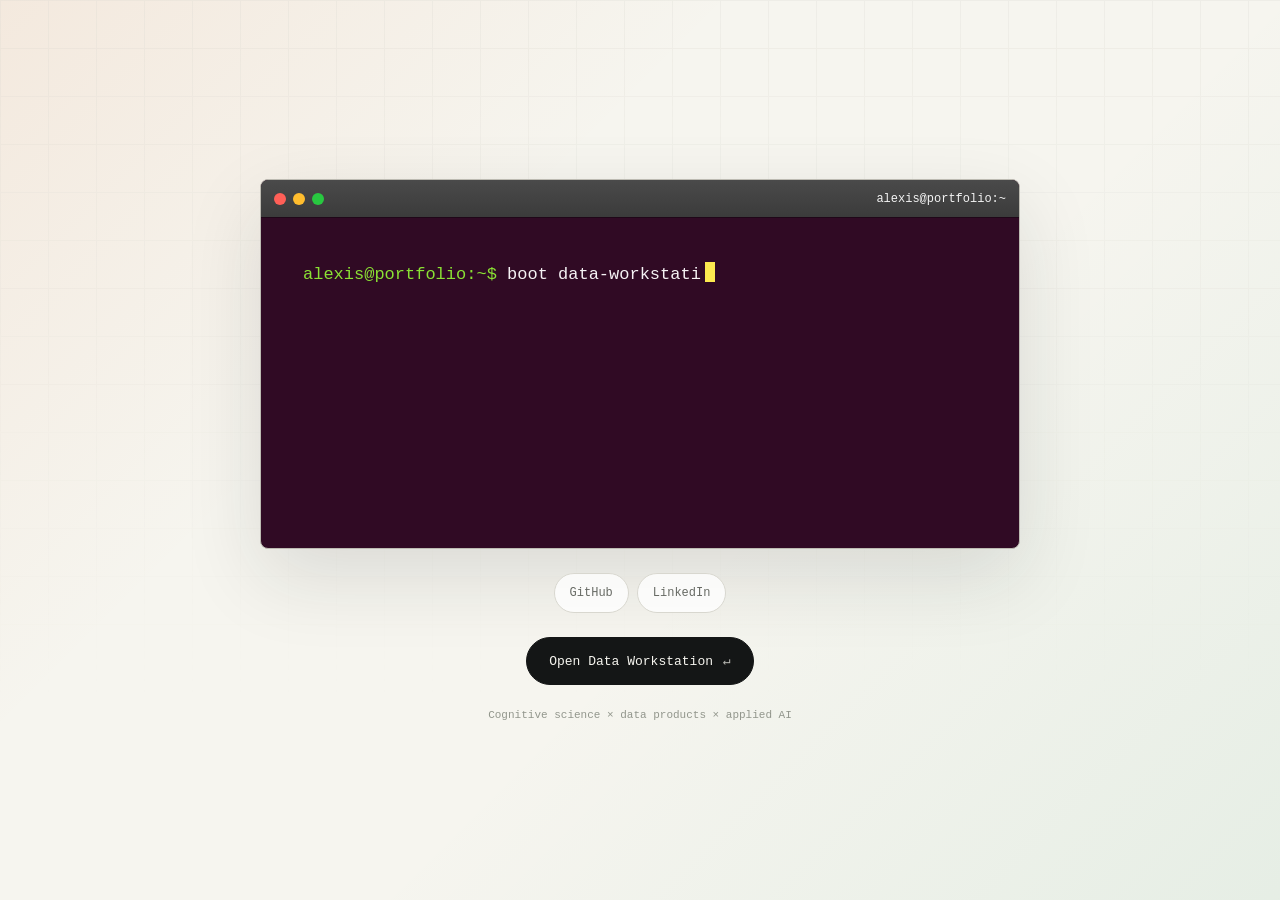
<file: index.html>
<!DOCTYPE html>
<html lang="en">
<head>
  <meta charset="UTF-8">
  <meta name="viewport" content="width=device-width, initial-scale=1.0">
  <meta name="description" content="Alexis Honnorat — Cognitive science, data and AI for better decisions.">
  <title>Alexis Honnorat | Entry</title>

  <style>
    :root {
      color-scheme: light;
      --bg: #f6f5ef;
      --surface: #ffffff;
      --ink: #141616;
      --muted: #676a64;
      --quiet: #92968c;
      --line: #d8d7cf;
      --line-strong: #bdbbb2;
      --green: #0f8f5f;
      --orange: #d95f18;
      --terminal: #300a24;
      --terminal-head: #3b3b3b;
      --terminal-text: #f5f2f4;
      --terminal-muted: #c3b9c0;
      --terminal-green: #8ae234;
      --terminal-yellow: #fce94f;
      --shadow: 0 28px 80px rgba(27, 31, 35, .12);
      --mono: ui-monospace, SFMono-Regular, Menlo, Monaco, Consolas, "Liberation Mono", monospace;
      --sans: Inter, ui-sans-serif, system-ui, -apple-system, BlinkMacSystemFont, "Segoe UI", sans-serif;
      --serif: Georgia, "Times New Roman", serif;
    }

    *, *::before, *::after { box-sizing: border-box; }

    html, body {
      margin: 0;
      min-height: 100%;
    }

    body {
      min-height: 100vh;
      display: grid;
      place-items: center;
      background:
        linear-gradient(135deg, color-mix(in srgb, var(--orange) 8%, transparent), transparent 34%),
        linear-gradient(315deg, color-mix(in srgb, var(--green) 7%, transparent), transparent 42%),
        var(--bg);
      color: var(--ink);
      font-family: var(--sans);
      padding: 28px;
    }

    body::before {
      content: "";
      position: fixed;
      inset: 0;
      pointer-events: none;
      background-image:
        linear-gradient(var(--line) 1px, transparent 1px),
        linear-gradient(90deg, var(--line) 1px, transparent 1px);
      background-size: 48px 48px;
      opacity: .25;
      mask-image: linear-gradient(to bottom, black 0%, transparent 78%);
    }

    a {
      color: inherit;
      text-decoration: none;
    }

    .entry {
      position: relative;
      z-index: 1;
      width: min(760px, 100%);
      display: grid;
      gap: 24px;
    }

    .terminal {
      border: 1px solid var(--line-strong);
      border-radius: 8px;
      overflow: hidden;
      background: var(--terminal);
      box-shadow: var(--shadow);
    }

    .terminal-head {
      min-height: 38px;
      display: flex;
      align-items: center;
      justify-content: space-between;
      gap: 16px;
      padding: 0 13px;
      background: linear-gradient(#4a4a4a, var(--terminal-head));
      border-bottom: 1px solid #1f0718;
    }

    .dots {
      display: flex;
      gap: 7px;
    }

    .dots span {
      width: 12px;
      height: 12px;
      border-radius: 50%;
    }

    .dots span:nth-child(1) { background: #ff5f57; }
    .dots span:nth-child(2) { background: #ffbd2e; }
    .dots span:nth-child(3) { background: #28c840; }

    .terminal-title {
      color: #f4f4f4;
      font-family: var(--mono);
      font-size: 12px;
    }

    .terminal-body {
      min-height: 330px;
      padding: clamp(22px, 5vw, 42px);
      font-family: var(--mono);
      color: var(--terminal-text);
    }

    .line {
      min-height: 1.75em;
      font-size: clamp(14px, 2vw, 17px);
      line-height: 1.75;
      white-space: pre-wrap;
    }

    .prompt {
      color: var(--terminal-green);
    }

    .typed-name {
      margin-top: 26px;
      font-family: var(--serif);
      font-size: clamp(48px, 9vw, 86px);
      line-height: .95;
      font-weight: 400;
      letter-spacing: 0;
    }

    .typed-subtitle {
      max-width: 620px;
      margin-top: 18px;
      color: var(--terminal-muted);
      font-size: clamp(15px, 2.2vw, 19px);
      line-height: 1.7;
    }

    .cursor {
      display: inline-block;
      width: .6em;
      height: 1.15em;
      margin-left: 4px;
      vertical-align: -3px;
      background: var(--terminal-yellow);
      animation: blink .9s steps(2, start) infinite;
    }

    @keyframes blink {
      50% { opacity: 0; }
    }

    .links {
      display: flex;
      justify-content: center;
      flex-wrap: wrap;
      gap: 8px;
    }

    .links a {
      min-height: 40px;
      display: inline-flex;
      align-items: center;
      justify-content: center;
      border: 1px solid var(--line);
      border-radius: 999px;
      padding: 0 15px;
      background: color-mix(in srgb, var(--surface) 78%, transparent);
      color: var(--muted);
      font-family: var(--mono);
      font-size: 12px;
      transition: transform .18s ease, color .18s ease, border-color .18s ease, background .18s ease;
    }

    .links a:hover {
      transform: translateY(-1px);
      color: var(--ink);
      border-color: var(--line-strong);
      background: var(--surface);
    }

    .enter {
      justify-self: center;
      min-height: 48px;
      display: inline-flex;
      align-items: center;
      justify-content: center;
      gap: 10px;
      border: 1px solid var(--ink);
      border-radius: 999px;
      padding: 0 22px;
      background: var(--ink);
      color: var(--bg);
      font-family: var(--mono);
      font-size: 13px;
      transition: transform .18s ease, box-shadow .18s ease;
    }

    .enter:hover {
      transform: translateY(-2px);
      box-shadow: 0 16px 36px rgba(20, 22, 22, .16);
    }

    .enter span {
      color: color-mix(in srgb, var(--bg) 72%, transparent);
    }

    .caption {
      margin: 0;
      color: var(--quiet);
      text-align: center;
      font-family: var(--mono);
      font-size: 11px;
    }

    @media (max-width: 560px) {
      body {
        padding: 16px;
      }

      .terminal-body {
        min-height: 360px;
      }

      .typed-name {
        font-size: clamp(44px, 15vw, 68px);
      }

      .enter {
        width: 100%;
      }
    }
  </style>
</head>
<body>
  <main class="entry" aria-label="Portfolio entry">
    <section class="terminal" aria-label="Opening terminal">
      <div class="terminal-head">
        <div class="dots" aria-hidden="true"><span></span><span></span><span></span></div>
        <span class="terminal-title">alexis@portfolio:~</span>
      </div>
      <div class="terminal-body" aria-live="polite">
        <div class="line"><span class="prompt">alexis@portfolio:~$</span> <span id="typedCommand"></span><span class="cursor" id="commandCursor"></span></div>
        <div class="typed-name" id="typedName"></div>
        <div class="typed-subtitle" id="typedSubtitle"></div>
      </div>
    </section>

    <nav class="links" aria-label="Profile links">
      <a href="https://github.com/alexishonnorat" target="_blank" rel="noopener">GitHub</a>
      <a href="https://www.linkedin.com/in/alexis-honnorat-516aa8214" target="_blank" rel="noopener">LinkedIn</a>
    </nav>

    <a class="enter" href="workstation_codex.html">Open Data Workstation <span>↵</span></a>
    <p class="caption">Cognitive science × data products × applied AI</p>
  </main>

  <script>
    const steps = [
      { el: "typedCommand", text: "boot data-workstation", speed: 38, delay: 250 },
      { el: "typedName", text: "Alexis\nHonnorat", speed: 34, delay: 260 },
      { el: "typedSubtitle", text: "Cognitive science, data and AI for better decisions.", speed: 24, delay: 240 }
    ];

    function typeInto(target, text, speed) {
      return new Promise((resolve) => {
        let i = 0;
        const timer = setInterval(() => {
          target.textContent = text.slice(0, i);
          i += 1;
          if (i > text.length) {
            clearInterval(timer);
            resolve();
          }
        }, speed);
      });
    }

    async function runIntro() {
      for (const step of steps) {
        await new Promise((resolve) => setTimeout(resolve, step.delay));
        await typeInto(document.getElementById(step.el), step.text, step.speed);
      }
      document.getElementById("commandCursor").style.display = "none";
    }

    runIntro();
  </script>
</body>
</html>
</file>
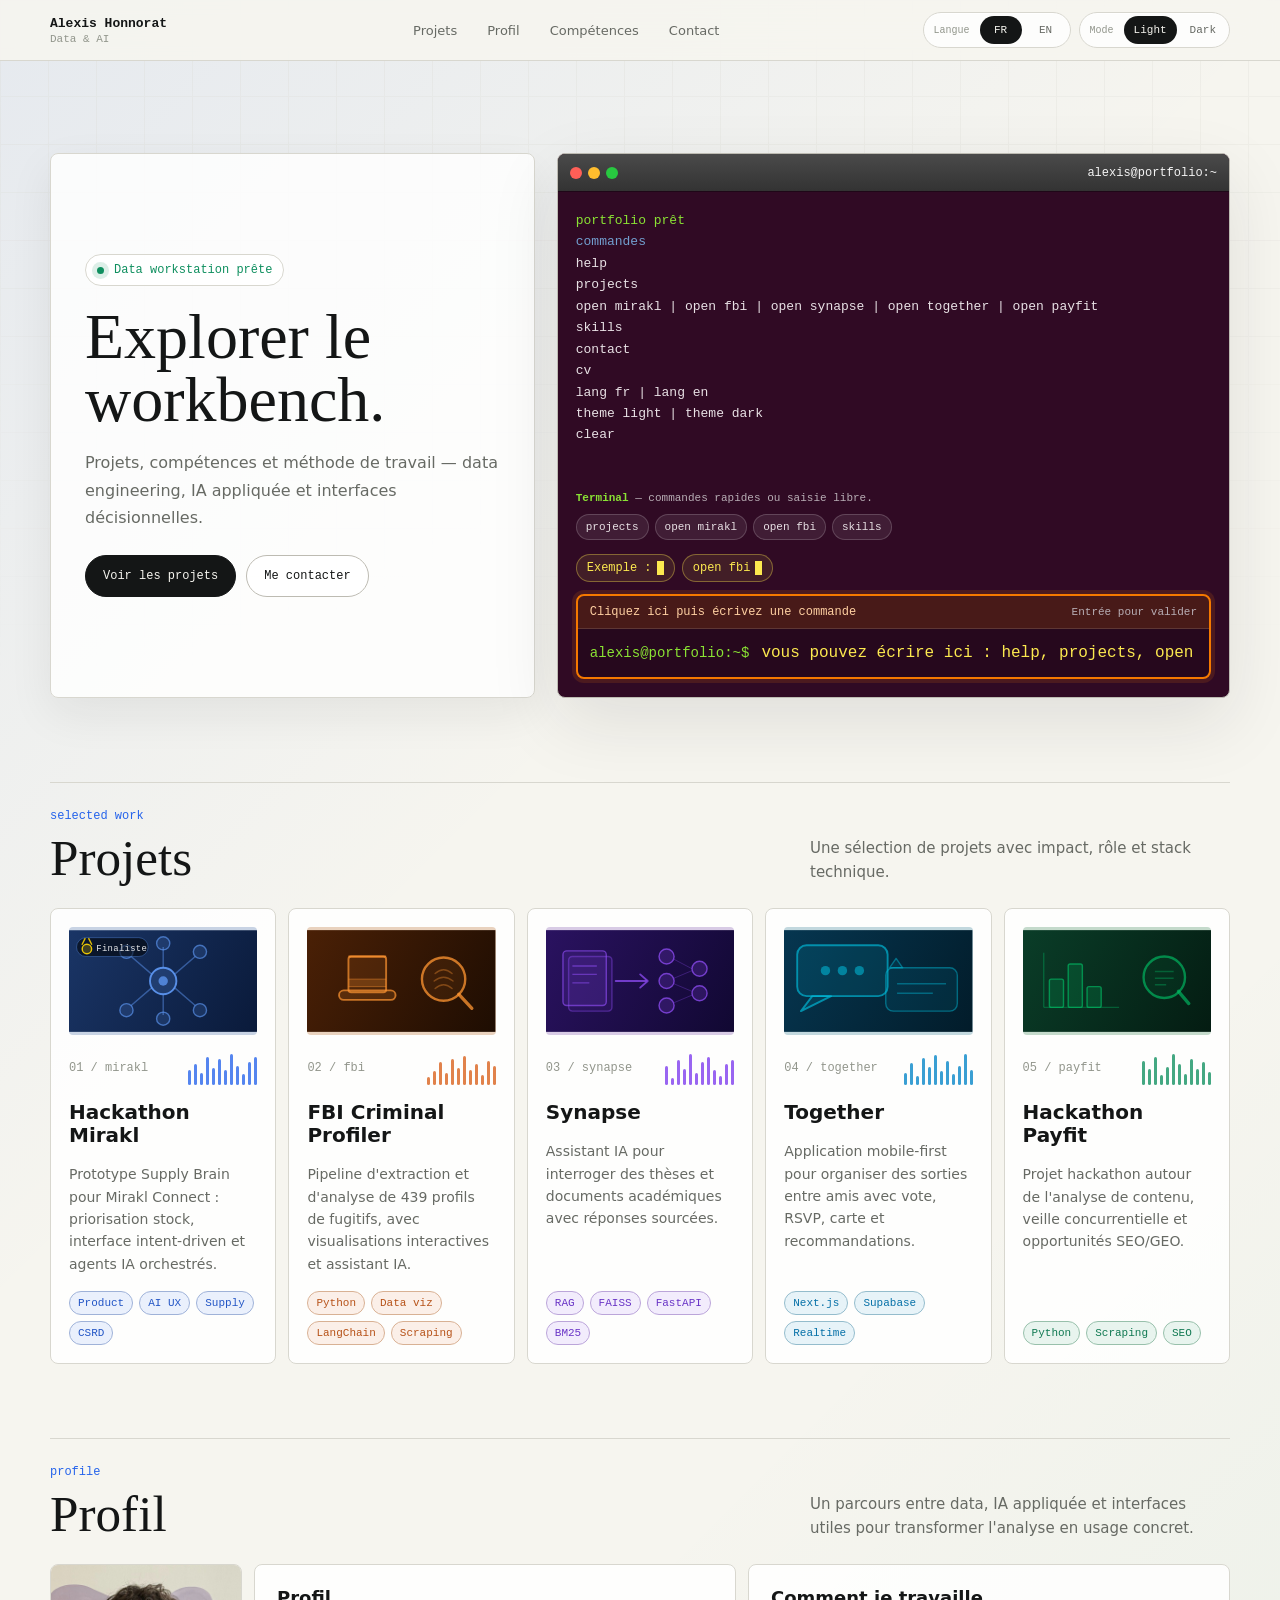
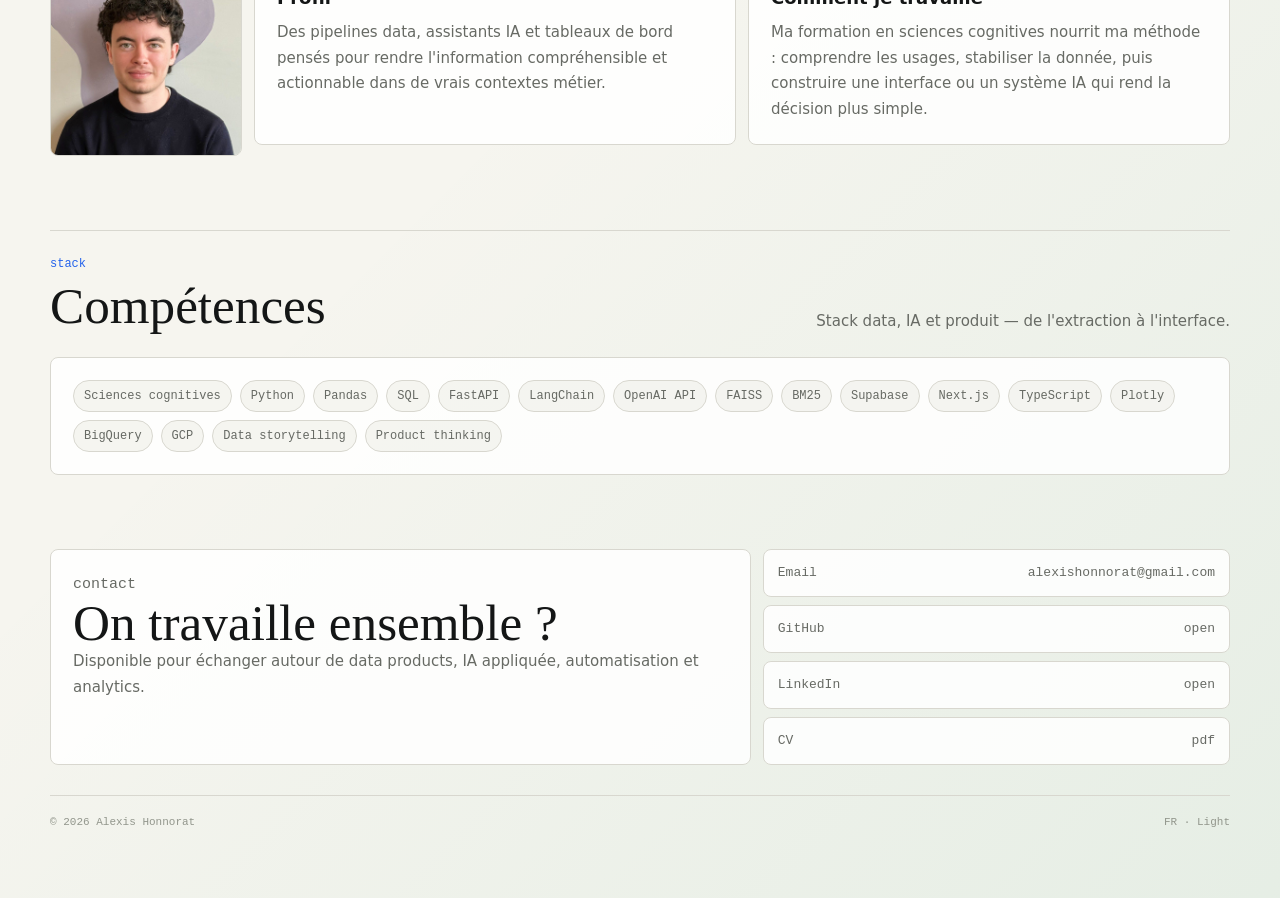
<file: workstation_codex.html>
<!DOCTYPE html>
<html lang="fr">
<head>
  <meta charset="UTF-8">
  <meta name="viewport" content="width=device-width, initial-scale=1.0">
  <meta name="description" content="Portfolio bilingue d'Alexis Honnorat, Data Scientist et AI Engineer.">
  <title>Alexis Honnorat | Portfolio</title>

  <style>
    :root {
      color-scheme: light;
      --bg: #f6f5ef;
      --surface: #ffffff;
      --surface-2: #ecebe3;
      --ink: #141616;
      --muted: #676a64;
      --quiet: #92968c;
      --line: #d8d7cf;
      --line-strong: #bdbbb2;
      --blue: #2563eb;
      --green: #0f8f5f;
      --red: #c73a3a;
      --violet: #7c3aed;
      --orange: #d95f18;
      --cyan: #0284c7;
      --shadow: 0 24px 70px rgba(27, 31, 35, .10);
      --radius: 8px;
      --mono: ui-monospace, SFMono-Regular, Menlo, Monaco, Consolas, "Liberation Mono", monospace;
      --sans: Inter, ui-sans-serif, system-ui, -apple-system, BlinkMacSystemFont, "Segoe UI", sans-serif;
      --serif: Georgia, "Times New Roman", serif;
    }

    [data-theme="dark"] {
      color-scheme: dark;
      --bg: #101211;
      --surface: #171a19;
      --surface-2: #202421;
      --ink: #f1f3ed;
      --muted: #a5aaa1;
      --quiet: #747a70;
      --line: #30362f;
      --line-strong: #454d43;
      --blue: #6ea8ff;
      --green: #72d6a5;
      --red: #ff7777;
      --violet: #b292ff;
      --orange: #ff9a5c;
      --cyan: #67d4ff;
      --shadow: 0 28px 80px rgba(0, 0, 0, .34);
    }

    *, *::before, *::after { box-sizing: border-box; }

    html {
      scroll-behavior: smooth;
    }

    body {
      margin: 0;
      min-height: 100vh;
      background:
        linear-gradient(135deg, color-mix(in srgb, var(--blue) 8%, transparent), transparent 35%),
        linear-gradient(315deg, color-mix(in srgb, var(--green) 7%, transparent), transparent 42%),
        var(--bg);
      color: var(--ink);
      font-family: var(--sans);
    }

    body::before {
      content: "";
      position: fixed;
      inset: 0;
      pointer-events: none;
      background-image:
        linear-gradient(var(--line) 1px, transparent 1px),
        linear-gradient(90deg, var(--line) 1px, transparent 1px);
      background-size: 48px 48px;
      opacity: .28;
      mask-image: linear-gradient(to bottom, black 0%, transparent 75%);
    }

    a {
      color: inherit;
      text-decoration: none;
    }

    button, input {
      font: inherit;
    }

    .topbar {
      position: sticky;
      top: 0;
      z-index: 20;
      border-bottom: 1px solid var(--line);
      background: color-mix(in srgb, var(--bg) 88%, transparent);
      backdrop-filter: blur(18px);
    }

    .topbar-inner {
      width: min(1180px, calc(100% - 32px));
      margin: 0 auto;
      display: grid;
      grid-template-columns: auto 1fr auto;
      gap: 18px;
      align-items: center;
      padding: 12px 0;
    }

    .brand {
      display: flex;
      flex-direction: column;
      gap: 2px;
      min-width: 160px;
    }

    .brand strong {
      font-family: var(--mono);
      font-size: 13px;
      font-weight: 700;
    }

    .brand span {
      color: var(--quiet);
      font-family: var(--mono);
      font-size: 11px;
    }

    .nav {
      display: flex;
      justify-content: center;
      gap: 6px;
      min-width: 0;
    }

    .nav a {
      color: var(--muted);
      border: 1px solid transparent;
      border-radius: 999px;
      padding: 8px 11px;
      font-size: 13px;
      transition: color .18s ease, border-color .18s ease, background .18s ease;
    }

    .nav a:hover {
      color: var(--ink);
      border-color: var(--line);
      background: color-mix(in srgb, var(--surface) 75%, transparent);
    }

    .filters {
      display: flex;
      gap: 8px;
      justify-content: flex-end;
      flex-wrap: wrap;
    }

    .filter {
      display: flex;
      align-items: center;
      gap: 3px;
      padding: 3px;
      border: 1px solid var(--line);
      border-radius: 999px;
      background: color-mix(in srgb, var(--surface) 78%, transparent);
      box-shadow: 0 1px 0 color-mix(in srgb, var(--surface) 80%, transparent) inset;
    }

    .filter-label {
      padding: 0 7px;
      color: var(--quiet);
      font-family: var(--mono);
      font-size: 10px;
    }

    .filter button {
      min-width: 42px;
      height: 28px;
      padding: 0 10px;
      border: 0;
      border-radius: 999px;
      background: transparent;
      color: var(--muted);
      cursor: pointer;
      font-family: var(--mono);
      font-size: 11px;
      transition: color .18s ease, background .18s ease;
    }

    .filter button[aria-pressed="true"] {
      background: var(--ink);
      color: var(--bg);
    }

    .shell {
      position: relative;
      width: min(1180px, calc(100% - 32px));
      margin: 0 auto;
      padding: 58px 0 70px;
    }

    .workspace-hero {
      display: grid;
      grid-template-columns: minmax(280px, .72fr) minmax(420px, 1fr);
      gap: 22px;
      align-items: stretch;
      padding: 34px 0 10px;
    }

    .workspace-intro {
      display: flex;
      flex-direction: column;
      justify-content: center;
      min-width: 0;
      border: 1px solid var(--line);
      border-radius: var(--radius);
      background: color-mix(in srgb, var(--surface) 82%, transparent);
      padding: clamp(22px, 4vw, 34px);
      box-shadow: 0 16px 46px rgba(27, 31, 35, .07);
    }

    .workspace-kicker {
      display: inline-flex;
      align-items: center;
      width: fit-content;
      gap: 10px;
      margin-bottom: 20px;
      padding: 8px 11px;
      border: 1px solid var(--line);
      border-radius: 999px;
      background: color-mix(in srgb, var(--surface) 78%, transparent);
      color: var(--green);
      font-family: var(--mono);
      font-size: 12px;
    }

    .workspace-dot {
      width: 7px;
      height: 7px;
      border-radius: 50%;
      background: var(--green);
      box-shadow: 0 0 0 5px color-mix(in srgb, var(--green) 14%, transparent);
    }

    .workspace-title {
      margin: 0;
      max-width: 620px;
      font-family: var(--serif);
      font-size: clamp(38px, 5vw, 64px);
      font-weight: 400;
      line-height: .98;
    }

    .workspace-copy {
      max-width: 650px;
      margin: 18px 0 0;
      color: var(--muted);
      font-size: 16px;
      line-height: 1.7;
    }

    .actions {
      display: flex;
      flex-wrap: wrap;
      gap: 10px;
      margin-top: 24px;
    }

    .action {
      display: inline-flex;
      align-items: center;
      justify-content: center;
      min-height: 42px;
      border: 1px solid var(--line-strong);
      border-radius: 999px;
      padding: 0 17px;
      color: var(--ink);
      background: color-mix(in srgb, var(--surface) 72%, transparent);
      font-family: var(--mono);
      font-size: 12px;
      transition: transform .18s ease, border-color .18s ease, background .18s ease;
    }

    .action:hover {
      transform: translateY(-1px);
      border-color: var(--ink);
      background: var(--surface);
    }

    .action.primary {
      background: var(--ink);
      color: var(--bg);
      border-color: var(--ink);
    }

    .terminal-panel {
      align-self: center;
      min-width: 0;
      border: 1px solid var(--line-strong);
      border-radius: 8px;
      background: #300a24;
      box-shadow: var(--shadow);
      overflow: hidden;
    }

    .terminal-head {
      display: flex;
      justify-content: space-between;
      align-items: center;
      gap: 16px;
      padding: 0 12px;
      min-height: 38px;
      border-bottom: 1px solid #1f0718;
      background: linear-gradient(#4a4a4a, #333333);
    }

    .terminal-title {
      color: #f4f4f4;
      font-family: var(--mono);
      font-size: 12px;
    }

    .terminal-status {
      display: flex;
      gap: 6px;
      order: -1;
    }

    .terminal-status span {
      width: 12px;
      height: 12px;
      border-radius: 50%;
      background: #777;
    }

    .terminal-status span:nth-child(1) { background: #ff5f57; }
    .terminal-status span:nth-child(2) { background: #ffbd2e; }
    .terminal-status span:nth-child(3) { background: #28c840; }

    .terminal-body {
      height: 300px;
      overflow-y: auto;
      padding: 18px;
      background: #300a24;
      color: #e8e1e5;
      font-family: var(--mono);
      font-size: 13px;
      line-height: 1.65;
      white-space: pre-wrap;
    }

    .terminal-body .cmd { color: #ffffff; }
    .terminal-body .ok { color: #8ae234; }
    .terminal-body .info { color: #729fcf; }
    .terminal-body .warn { color: #f57900; }

    .terminal-form {
      margin: 0 18px 18px;
      padding: 0;
      border: 2px solid #f57900;
      border-radius: 8px;
      background: #26081d;
      box-shadow: 0 0 0 4px rgba(245, 121, 0, .14);
      cursor: text;
      overflow: hidden;
      transition: border-color .18s ease, box-shadow .18s ease, background .18s ease;
    }

    .terminal-form:focus-within {
      border-color: #8ae234;
      background: #26081d;
      box-shadow: 0 0 0 4px rgba(138, 226, 52, .17);
    }

    .terminal-input-label {
      display: flex;
      align-items: center;
      justify-content: space-between;
      gap: 12px;
      padding: 9px 12px;
      border-bottom: 1px solid rgba(255,255,255,.12);
      background: rgba(245, 121, 0, .16);
      color: #ffd0a2;
      font-family: var(--mono);
      font-size: 12px;
    }

    .terminal-form:focus-within .terminal-input-label {
      background: rgba(138, 226, 52, .12);
      color: #c8ff95;
    }

    .terminal-input-label span:last-child {
      color: #b8aeb5;
      font-size: 11px;
    }

    .terminal-input-row {
      display: flex;
      align-items: center;
      gap: 10px;
      padding: 14px 12px;
      min-width: 0;
    }

    .terminal-prompt-row {
      padding: 0 18px 10px;
      background: #300a24;
    }

    .terminal-hint {
      display: flex;
      align-items: center;
      justify-content: space-between;
      gap: 14px;
      color: #b8aeb5;
      font-family: var(--mono);
      font-size: 11px;
    }

    .terminal-hint strong {
      color: #8ae234;
      font-weight: 700;
    }

    .command-chips {
      display: flex;
      flex-wrap: wrap;
      gap: 6px;
      padding: 0 18px 14px;
      background: #300a24;
    }

    .command-chip {
      border: 1px solid rgba(255,255,255,.18);
      border-radius: 999px;
      padding: 6px 9px;
      background: rgba(255,255,255,.08);
      color: #e8e1e5;
      cursor: pointer;
      font-family: var(--mono);
      font-size: 11px;
      transition: color .18s ease, border-color .18s ease, transform .18s ease, background .18s ease;
    }

    .command-chip:hover {
      transform: translateY(-1px);
      border-color: #8ae234;
      color: #8ae234;
      background: rgba(138, 226, 52, .10);
    }

    .prompt {
      color: #8ae234;
      font-family: var(--mono);
      font-size: 14px;
      white-space: nowrap;
      flex-shrink: 0;
    }

    .terminal-form input {
      width: 100%;
      min-width: 0;
      border: 0;
      outline: 0;
      background: transparent;
      color: #ffffff;
      font-family: var(--mono);
      font-size: 16px;
      caret-color: #8ae234;
    }

    .terminal-form input::placeholder {
      color: #fce94f;
      opacity: 1;
    }

    .terminal-demo {
      padding: 0 18px 12px;
      background: #300a24;
      color: #b8aeb5;
      font-family: var(--mono);
      font-size: 12px;
    }

    .terminal-demo span {
      display: inline-flex;
      align-items: center;
      min-height: 28px;
      border: 1px solid rgba(252, 233, 79, .36);
      border-radius: 999px;
      padding: 0 10px;
      background: rgba(252, 233, 79, .09);
      color: #fce94f;
      font-family: var(--mono);
      font-size: 12px;
    }

    .terminal-demo span::after {
      content: "";
      width: 7px;
      height: 1.1em;
      margin-left: 5px;
      background: #fce94f;
      animation: blink .9s steps(2, start) infinite;
    }

    .section {
      padding: 74px 0 0;
    }

    .section-head {
      display: flex;
      justify-content: space-between;
      align-items: end;
      gap: 24px;
      margin-bottom: 24px;
      border-top: 1px solid var(--line);
      padding-top: 26px;
    }

    .eyebrow {
      margin: 0 0 9px;
      color: var(--blue);
      font-family: var(--mono);
      font-size: 12px;
    }

    h2 {
      margin: 0;
      font-family: var(--serif);
      font-size: clamp(34px, 4vw, 56px);
      font-weight: 400;
      line-height: 1.02;
    }

    .section-note {
      max-width: 420px;
      margin: 0;
      color: var(--muted);
      font-size: 15px;
      line-height: 1.6;
    }

    .project-grid {
      display: grid;
      grid-template-columns: repeat(auto-fit, minmax(210px, 1fr));
      gap: 12px;
    }

    .project {
      min-height: 286px;
      display: flex;
      flex-direction: column;
      gap: 16px;
      border: 1px solid var(--line);
      border-radius: var(--radius);
      padding: 18px;
      background: color-mix(in srgb, var(--surface) 84%, transparent);
      transition: transform .18s ease, border-color .18s ease, box-shadow .18s ease;
    }

    .project:hover {
      transform: translateY(-2px);
      border-color: color-mix(in srgb, var(--accent) 65%, var(--line));
      box-shadow: 0 16px 40px color-mix(in srgb, var(--accent) 12%, transparent);
    }

    .project[data-accent="orange"] { --accent: var(--orange); }
    .project[data-accent="cyan"] { --accent: var(--cyan); }
    .project[data-accent="violet"] { --accent: var(--violet); }
    .project[data-accent="green"] { --accent: var(--green); }
    .project[data-accent="blue"] { --accent: var(--blue); }

    .project-top {
      display: flex;
      justify-content: space-between;
      align-items: center;
      gap: 14px;
    }

    .project-index {
      color: var(--quiet);
      font-family: var(--mono);
      font-size: 12px;
    }

    .project-signal {
      display: grid;
      grid-auto-flow: column;
      grid-auto-columns: 3px;
      align-items: end;
      gap: 3px;
      height: 34px;
    }

    .project-signal span {
      height: calc(var(--h) * 1%);
      min-height: 5px;
      border-radius: 999px;
      background: var(--accent);
      opacity: .78;
    }

    .project h3 {
      margin: 0;
      font-size: 20px;
      line-height: 1.15;
    }

    .project p {
      margin: 0;
      color: var(--muted);
      font-size: 14px;
      line-height: 1.6;
    }

    .tags {
      display: flex;
      flex-wrap: wrap;
      gap: 6px;
      margin-top: auto;
    }

    .tag {
      border: 1px solid color-mix(in srgb, var(--accent) 32%, var(--line));
      border-radius: 999px;
      padding: 5px 8px;
      color: color-mix(in srgb, var(--accent) 82%, var(--ink));
      background: color-mix(in srgb, var(--accent) 9%, transparent);
      font-family: var(--mono);
      font-size: 11px;
    }

    .project-thumb {
      width: 100%;
      height: 108px;
      border-radius: 4px;
      flex-shrink: 0;
      overflow: hidden;
      background: color-mix(in srgb, var(--accent) 18%, var(--surface-2));
    }

    .project-thumb svg {
      width: 100%;
      height: 100%;
      display: block;
    }

    .about-layout {
      display: grid;
      grid-template-columns: 192px 1fr;
      gap: 12px;
      align-items: start;
    }

    .about-photo {
      position: sticky;
      top: calc(var(--transport-h, 0px) + 16px);
    }

    .profile-photo {
      width: 100%;
      aspect-ratio: 1;
      object-fit: cover;
      border-radius: var(--radius);
      border: 1px solid var(--line);
      display: block;
    }

    .profile-avatar {
      width: 100%;
      aspect-ratio: 1;
      background: color-mix(in srgb, var(--blue) 12%, var(--surface-2));
      border: 1px solid var(--line);
      border-radius: var(--radius);
      display: flex;
      align-items: center;
      justify-content: center;
      font-family: var(--serif);
      font-size: 48px;
      font-weight: 400;
      color: var(--blue);
    }

    .about-grid {
      display: grid;
      grid-template-columns: 1fr 1fr;
      gap: 12px;
    }

    .panel {
      border: 1px solid var(--line);
      border-radius: var(--radius);
      background: color-mix(in srgb, var(--surface) 84%, transparent);
      padding: 22px;
    }

    .panel h3 {
      margin: 0 0 12px;
      font-size: 18px;
    }

    .panel p {
      margin: 0;
      color: var(--muted);
      font-size: 15px;
      line-height: 1.7;
    }

    .skill-list {
      display: flex;
      flex-wrap: wrap;
      gap: 8px;
    }

    .skill {
      border: 1px solid var(--line);
      border-radius: 999px;
      padding: 8px 10px;
      background: color-mix(in srgb, var(--surface-2) 50%, transparent);
      color: var(--muted);
      font-family: var(--mono);
      font-size: 12px;
    }

    .contact {
      display: grid;
      grid-template-columns: 1.2fr .8fr;
      gap: 12px;
      padding-bottom: 30px;
    }

    .contact-links {
      display: grid;
      gap: 8px;
    }

    .contact-links a {
      display: flex;
      justify-content: space-between;
      align-items: center;
      min-height: 48px;
      border: 1px solid var(--line);
      border-radius: var(--radius);
      padding: 0 14px;
      background: color-mix(in srgb, var(--surface) 84%, transparent);
      color: var(--muted);
      font-family: var(--mono);
      font-size: 13px;
      transition: color .18s ease, border-color .18s ease, transform .18s ease;
    }

    .contact-links a:hover {
      color: var(--ink);
      border-color: var(--line-strong);
      transform: translateY(-1px);
    }

    footer {
      display: flex;
      justify-content: space-between;
      gap: 18px;
      border-top: 1px solid var(--line);
      padding: 20px 0 0;
      color: var(--quiet);
      font-family: var(--mono);
      font-size: 11px;
    }

    @media (max-width: 980px) {
      .topbar-inner {
        grid-template-columns: 1fr;
        align-items: stretch;
      }

      .nav {
        justify-content: flex-start;
        overflow-x: auto;
        padding-bottom: 2px;
      }

      .filters {
        justify-content: flex-start;
      }

      .workspace-hero {
        grid-template-columns: 1fr;
        min-height: 0;
      }

      .workspace-intro {
        min-height: 0;
      }

      .project-grid {
        grid-template-columns: repeat(2, minmax(0, 1fr));
      }

      .about-layout {
        grid-template-columns: 1fr;
      }

      .about-photo {
        position: static;
        display: flex;
        justify-content: center;
      }

      .profile-photo,
      .profile-avatar {
        max-width: 160px;
      }

      .about-grid,
      .contact {
        grid-template-columns: 1fr;
      }
    }

    @media (max-width: 620px) {
      .shell {
        width: min(100% - 24px, 1180px);
        padding-top: 36px;
      }

      .filter {
        width: 100%;
        justify-content: space-between;
      }

      .filter button {
        flex: 1;
      }

      .workspace-title {
        font-size: clamp(45px, 17vw, 72px);
      }

      .project-grid {
        grid-template-columns: 1fr;
      }

      .section-head {
        display: block;
      }

      .section-note {
        margin-top: 14px;
      }

      footer {
        flex-direction: column;
      }
    }
  </style>
</head>
<body data-lang="fr" data-theme="light">
  <header class="topbar">
    <div class="topbar-inner">
      <a class="brand" href="#top" aria-label="Alexis Honnorat">
        <strong>Alexis Honnorat</strong>
        <span id="brandRole">Data & AI</span>
      </a>

      <nav class="nav" aria-label="Navigation principale">
        <a href="#projects" data-i18n="navProjects">Projets</a>
        <a href="#about" data-i18n="navAbout">Profil</a>
        <a href="#skills" data-i18n="navSkills">Compétences</a>
        <a href="#contact" data-i18n="navContact">Contact</a>
      </nav>

      <div class="filters" aria-label="Filtres du portfolio">
        <div class="filter" data-control="lang">
          <span class="filter-label" data-i18n="filterLang">Langue</span>
          <button type="button" data-set-lang="fr" aria-pressed="true">FR</button>
          <button type="button" data-set-lang="en" aria-pressed="false">EN</button>
        </div>
        <div class="filter" data-control="theme">
          <span class="filter-label" data-i18n="filterTheme">Mode</span>
          <button type="button" data-set-theme="light" aria-pressed="true">Light</button>
          <button type="button" data-set-theme="dark" aria-pressed="false">Dark</button>
        </div>
      </div>
    </div>
  </header>

  <main class="shell" id="top">
    <section class="workspace-hero" aria-labelledby="workspaceTitle">
      <div class="workspace-intro">
        <div class="workspace-kicker" aria-live="polite">
          <span class="workspace-dot"></span>
          <span id="workspaceStatus">Data workstation ready</span>
        </div>

        <h1 class="workspace-title" id="workspaceTitle">Explore the workbench.</h1>
        <p class="workspace-copy" id="workspaceCopy">
          Projets, compétences et méthode de travail, avec une lecture RH ou technique selon ce que vous voulez évaluer.
        </p>

        <div class="actions">
          <a class="action primary" href="#projects" data-i18n="ctaProjects">Voir les projets</a>
          <a class="action" href="mailto:alexishonnorat@gmail.com" data-i18n="ctaContact">Me contacter</a>
        </div>
      </div>

      <aside class="terminal-panel" aria-label="Terminal interactif">
        <div class="terminal-head">
          <span class="terminal-title">alexis@portfolio:~</span>
          <div class="terminal-status" aria-hidden="true"><span></span><span></span><span></span></div>
        </div>
        <div class="terminal-body" id="terminalOutput"></div>
        <div class="terminal-prompt-row">
          <div class="terminal-hint">
          <span id="terminalHint"><strong>Terminal</strong> — commandes rapides ou saisie libre.</span>
          </div>
        </div>
        <div class="command-chips" aria-label="Commandes rapides">
          <button class="command-chip" type="button" data-command="projects">projects</button>
          <button class="command-chip" type="button" data-command="open mirakl">open mirakl</button>
          <button class="command-chip" type="button" data-command="open fbi">open fbi</button>
          <button class="command-chip" type="button" data-command="skills">skills</button>
        </div>
        <div class="terminal-demo">
          <span id="terminalDemoLabel">Exemple :</span>
          <span id="terminalDemoText">open fbi</span>
        </div>
        <form class="terminal-form" id="terminalForm" autocomplete="off">
          <div class="terminal-input-label">
            <span id="terminalInputLabel">Cliquez ici puis écrivez une commande</span>
            <span id="terminalInputHelp">Entrée pour valider</span>
          </div>
          <div class="terminal-input-row">
            <span class="prompt" id="prompt">alexis@portfolio:~$</span>
            <input id="terminalInput" type="text" spellcheck="false" aria-label="Commande terminal" placeholder="help, projects, open fbi...">
          </div>
        </form>
      </aside>
    </section>

    <section class="section" id="projects">
      <div class="section-head">
        <div>
          <p class="eyebrow" data-i18n="projectsEyebrow">selected work</p>
          <h2 data-i18n="projectsTitle">Projets</h2>
        </div>
        <p class="section-note" id="projectsNote">
          Une première intégration sobre. Les cartes pourront ensuite devenir des pages projet détaillées.
        </p>
      </div>

      <div class="project-grid" id="projectGrid"></div>
    </section>

    <section class="section" id="about">
      <div class="section-head">
        <div>
          <p class="eyebrow" data-i18n="aboutEyebrow">profile</p>
          <h2 data-i18n="aboutTitle">Profil</h2>
        </div>
        <p class="section-note" id="aboutNote" data-i18n="aboutNote">
          Un parcours entre data, IA appliquée et interfaces utiles pour transformer l'analyse en usage concret.
        </p>
      </div>

      <div class="about-layout">
        <div class="about-photo">
          <img class="profile-photo" src="assets/images/profile.jpg" alt="Alexis Honnorat"
            onerror="this.style.display='none';this.nextElementSibling.style.display='flex'">
          <div class="profile-avatar" style="display:none" aria-hidden="true">AH</div>
        </div>
        <div class="about-grid">
          <article class="panel">
            <h3 id="aboutPanelTitle">Ce que je construis</h3>
            <p id="aboutPanelText">
              Des pipelines, assistants IA et tableaux de bord pensés pour rendre les données exploitables dans de vrais contextes métier.
            </p>
          </article>
          <article class="panel">
            <h3 id="terminalPanelTitle">Comment je travaille</h3>
            <p id="terminalPanelText">
              Je pars du problème utilisateur, je structure la donnée, puis je construis l'interface ou l'automatisation qui rend la décision plus simple.
            </p>
          </article>
        </div>
      </div>
    </section>

    <section class="section" id="skills">
      <div class="section-head">
        <div>
          <p class="eyebrow" data-i18n="skillsEyebrow">stack</p>
          <h2 data-i18n="skillsTitle">Compétences</h2>
        </div>
        <p class="section-note" id="skillsNote">
          Un socle data, IA et produit, avec un goût pour les outils qui transforment une analyse en usage réel.
        </p>
      </div>
      <div class="panel">
        <div class="skill-list" id="skillList"></div>
      </div>
    </section>

    <section class="section contact" id="contact">
      <div class="panel">
        <p class="eyebrow" data-i18n="contactEyebrow">contact</p>
        <h2 data-i18n="contactTitle">On travaille ensemble ?</h2>
        <p id="contactText">
          Disponible pour échanger autour de data products, IA appliquée, automatisation et analytics.
        </p>
      </div>
      <div class="contact-links">
        <a href="mailto:alexishonnorat@gmail.com">Email <span>alexishonnorat@gmail.com</span></a>
        <a href="https://github.com/alexishonnorat" target="_blank" rel="noopener">GitHub <span>open</span></a>
        <a href="https://www.linkedin.com/in/alexis-honnorat-516aa8214" target="_blank" rel="noopener">LinkedIn <span>open</span></a>
        <a href="CV_ALEXIS_HONNORAT.pdf" target="_blank">CV <span>pdf</span></a>
      </div>
    </section>

    <div id="overlay-42" aria-hidden="true" style="
      position:fixed;inset:0;display:flex;align-items:center;justify-content:center;
      pointer-events:none;z-index:9999;opacity:0;
      transition:opacity .5s ease;
    ">
      <span style="
        font-family:var(--serif);font-size:clamp(140px,28vw,280px);
        font-weight:400;color:var(--orange);line-height:1;
        text-shadow:0 0 120px color-mix(in srgb,var(--orange) 60%,transparent);
      ">42</span>
    </div>

    <footer>
      <span>© 2026 Alexis Honnorat</span>
      <span id="footerMode">RH · FR · Light</span>
    </footer>
  </main>

  <script>
    const content = {
      fr: {
        status: "Data workstation prête",
        workspaceTitle: "Explorer le workbench.",
        workspaceCopy: "Projets, compétences et méthode de travail — data engineering, IA appliquée et interfaces décisionnelles.",
        projectsNote: "Une sélection de projets avec impact, rôle et stack technique.",
        aboutTitle: "Ce que je construis",
        aboutText: "Des pipelines data, assistants IA et tableaux de bord pensés pour rendre l'information compréhensible et actionnable dans de vrais contextes métier.",
        terminalTitle: "Comment je travaille",
        terminalText: "Ma formation en sciences cognitives nourrit ma méthode : comprendre les usages, stabiliser la donnée, puis construire une interface ou un système IA qui rend la décision plus simple.",
        skillsNote: "Stack data, IA et produit — de l'extraction à l'interface.",
        contactText: "Disponible pour échanger autour de data products, IA appliquée, automatisation et analytics.",
        skills: ["Sciences cognitives", "Python", "Pandas", "SQL", "FastAPI", "LangChain", "OpenAI API", "FAISS", "BM25", "Supabase", "Next.js", "TypeScript", "Plotly", "BigQuery", "GCP", "Data storytelling", "Product thinking"],
        navProjects: "Projets",
        navAbout: "Profil",
        navSkills: "Compétences",
        navContact: "Contact",
        filterLang: "Langue",
        filterTheme: "Mode",
        ctaProjects: "Voir les projets",

        ctaContact: "Me contacter",
        terminalHint: "<strong>Terminal</strong> — commandes rapides ou saisie libre.",
        terminalPlaceholder: "vous pouvez écrire ici : help, projects, open fbi...",
        terminalDemoLabel: "Exemple :",
        terminalDemoText: "open fbi",
        terminalInputLabel: "Cliquez ici puis écrivez une commande",
        terminalInputHelp: "Entrée pour valider",
        projectsEyebrow: "selected work",
        projectsTitle: "Projets",
        aboutEyebrow: "profile",
        aboutTitle: "Profil",
        aboutNote: "Un parcours entre data, IA appliquée et interfaces utiles pour transformer l'analyse en usage concret.",
        skillsEyebrow: "stack",
        skillsTitle: "Compétences",
        contactEyebrow: "contact",
        contactTitle: "On travaille ensemble ?"
      },
      en: {
        status: "Data workstation ready",
        workspaceTitle: "Explore the workbench.",
        workspaceCopy: "Projects, skills and working method — data engineering, applied AI and decision interfaces.",
        projectsNote: "A selection of projects with impact, role and tech stack.",
        aboutTitle: "What I Build",
        aboutText: "Data pipelines, AI assistants and dashboards designed to make information understandable and actionable in real-world business contexts.",
        terminalTitle: "How I Work",
        terminalText: "My cognitive science background shapes my method: understand usage, stabilise data, then build an interface or AI system that makes decisions simpler.",
        skillsNote: "Data, AI and product stack — from extraction to interface.",
        contactText: "Open to conversations about data products, applied AI, automation and analytics.",
        skills: ["Cognitive science", "Python", "Pandas", "SQL", "FastAPI", "LangChain", "OpenAI API", "FAISS", "BM25", "Supabase", "Next.js", "TypeScript", "Plotly", "BigQuery", "GCP", "Data storytelling", "Product thinking"],
        navProjects: "Projects",
        navAbout: "Profile",
        navSkills: "Skills",
        navContact: "Contact",
        filterLang: "Language",
        filterTheme: "Mode",
        ctaProjects: "View projects",

        ctaContact: "Contact me",
        terminalHint: "<strong>Terminal</strong> — shortcuts or free input.",
        terminalPlaceholder: "you can type here: help, projects, open fbi...",
        terminalDemoLabel: "Example:",
        terminalDemoText: "open fbi",
        terminalInputLabel: "Click here, then type a command",
        terminalInputHelp: "Press Enter to run",
        projectsEyebrow: "selected work",
        projectsTitle: "Projects",
        aboutEyebrow: "profile",
        aboutTitle: "Profile",
        aboutNote: "A path across data, applied AI and useful interfaces that turn analysis into concrete usage.",
        skillsEyebrow: "stack",
        skillsTitle: "Skills",
        contactEyebrow: "contact",
        contactTitle: "Let's work together?"
      }
    };

    const projects = [
      {
        id: "mirakl",
        accent: "blue",
        title: "Hackathon Mirakl",
        link: "projects/mirakl.html",
        fr: "Prototype Supply Brain pour Mirakl Connect : priorisation stock, interface intent-driven et agents IA orchestrés.",
        en: "Supply Brain prototype for Mirakl Connect: stock prioritization, intent-driven interface and orchestrated AI agents.",
        tags: ["Product", "AI UX", "Supply", "CSRD"],
        thumb: `<svg viewBox="0 0 200 108" xmlns="http://www.w3.org/2000/svg" fill="none"><defs><linearGradient id="g-mirakl" x1="0" y1="0" x2="200" y2="108" gradientUnits="userSpaceOnUse"><stop offset="0%" stop-color="#1a3566"/><stop offset="100%" stop-color="#0a1a3a"/></linearGradient></defs><rect width="200" height="108" fill="url(#g-mirakl)"/><circle cx="100" cy="54" r="14" fill="rgba(100,160,255,.18)" stroke="rgba(100,160,255,.85)" stroke-width="2"/><circle cx="100" cy="54" r="5" fill="rgba(100,160,255,.7)"/><line x1="100" y1="40" x2="100" y2="18" stroke="rgba(100,160,255,.45)" stroke-width="1.5"/><line x1="100" y1="68" x2="100" y2="90" stroke="rgba(100,160,255,.45)" stroke-width="1.5"/><line x1="88" y1="47" x2="66" y2="28" stroke="rgba(100,160,255,.45)" stroke-width="1.5"/><line x1="112" y1="47" x2="134" y2="28" stroke="rgba(100,160,255,.45)" stroke-width="1.5"/><line x1="88" y1="61" x2="66" y2="80" stroke="rgba(100,160,255,.45)" stroke-width="1.5"/><line x1="112" y1="61" x2="134" y2="80" stroke="rgba(100,160,255,.45)" stroke-width="1.5"/><circle cx="100" cy="14" r="7" fill="rgba(100,160,255,.15)" stroke="rgba(100,160,255,.6)" stroke-width="1.5"/><circle cx="100" cy="94" r="7" fill="rgba(100,160,255,.15)" stroke="rgba(100,160,255,.6)" stroke-width="1.5"/><circle cx="61" cy="23" r="7" fill="rgba(100,160,255,.15)" stroke="rgba(100,160,255,.6)" stroke-width="1.5"/><circle cx="139" cy="23" r="7" fill="rgba(100,160,255,.15)" stroke="rgba(100,160,255,.6)" stroke-width="1.5"/><circle cx="61" cy="85" r="7" fill="rgba(100,160,255,.15)" stroke="rgba(100,160,255,.6)" stroke-width="1.5"/><circle cx="139" cy="85" r="7" fill="rgba(100,160,255,.15)" stroke="rgba(100,160,255,.6)" stroke-width="1.5"/><rect x="8" y="8" width="76" height="20" rx="10" fill="rgba(0,0,0,.55)" stroke="rgba(100,160,255,.35)" stroke-width="1"/><line x1="17" y1="9" x2="14" y2="15" stroke="rgba(255,215,0,.85)" stroke-width="1.5" stroke-linecap="round"/><line x1="21" y1="9" x2="24" y2="15" stroke="rgba(255,215,0,.85)" stroke-width="1.5" stroke-linecap="round"/><circle cx="19" cy="20" r="5" fill="rgba(255,215,0,.22)" stroke="rgba(255,215,0,.9)" stroke-width="1.5"/><text x="29" y="22" font-family="ui-monospace,monospace" font-size="9.5" fill="rgba(255,255,255,.9)" letter-spacing=".3">Finaliste</text></svg>`
      },
      {
        id: "fbi",
        accent: "orange",
        title: "FBI Criminal Profiler",
        link: "projects/fbi.html",
        fr: "Pipeline d'extraction et d'analyse de 439 profils de fugitifs, avec visualisations interactives et assistant IA.",
        en: "Extraction and analysis pipeline for 439 fugitive profiles, with interactive visualizations and AI assistant.",
        tags: ["Python", "Data viz", "LangChain", "Scraping"],
        thumb: `<svg viewBox="0 0 200 108" xmlns="http://www.w3.org/2000/svg" fill="none"><defs><linearGradient id="g-fbi" x1="0" y1="0" x2="200" y2="108" gradientUnits="userSpaceOnUse"><stop offset="0%" stop-color="#4a2006"/><stop offset="100%" stop-color="#1e0d02"/></linearGradient></defs><rect width="200" height="108" fill="url(#g-fbi)"/><rect x="34" y="64" width="60" height="10" rx="5" fill="rgba(255,150,50,.15)" stroke="rgba(255,150,50,.7)" stroke-width="2"/><rect x="44" y="28" width="40" height="38" rx="3" fill="rgba(255,150,50,.1)" stroke="rgba(255,150,50,.7)" stroke-width="2"/><line x1="44" y1="28" x2="84" y2="28" stroke="rgba(255,150,50,.7)" stroke-width="2"/><rect x="44" y="52" width="40" height="8" fill="rgba(255,150,50,.2)" stroke="none"/><line x1="44" y1="52" x2="84" y2="52" stroke="rgba(255,150,50,.45)" stroke-width="1"/><line x1="44" y1="60" x2="84" y2="60" stroke="rgba(255,150,50,.45)" stroke-width="1"/><circle cx="145" cy="52" r="23" fill="rgba(255,150,50,.08)" stroke="rgba(255,150,50,.75)" stroke-width="2.5"/><line x1="161" y1="68" x2="175" y2="83" stroke="rgba(255,150,50,.75)" stroke-width="3.5" stroke-linecap="round"/><path d="M136 46 Q145 38 154 46" stroke="rgba(255,150,50,.35)" stroke-width="1.5" stroke-linecap="round"/><path d="M135 54 Q145 46 155 54" stroke="rgba(255,150,50,.35)" stroke-width="1.5" stroke-linecap="round"/><path d="M136 62 Q145 54 154 62" stroke="rgba(255,150,50,.35)" stroke-width="1.5" stroke-linecap="round"/></svg>`
      },
      {
        id: "synapse",
        accent: "violet",
        title: "Synapse",
        link: "projects/synapse.html",
        fr: "Assistant IA pour interroger des thèses et documents académiques avec réponses sourcées.",
        en: "AI assistant to query theses and academic documents with source-backed answers.",
        tags: ["RAG", "FAISS", "FastAPI", "BM25"],
        thumb: `<svg viewBox="0 0 200 108" xmlns="http://www.w3.org/2000/svg" fill="none"><defs><linearGradient id="g-synapse" x1="0" y1="0" x2="200" y2="108" gradientUnits="userSpaceOnUse"><stop offset="0%" stop-color="#2a1260"/><stop offset="100%" stop-color="#110832"/></linearGradient></defs><rect width="200" height="108" fill="url(#g-synapse)"/><rect x="24" y="28" width="46" height="58" rx="4" fill="rgba(150,80,255,.08)" stroke="rgba(150,80,255,.38)" stroke-width="1.5"/><rect x="18" y="22" width="46" height="58" rx="4" fill="rgba(150,80,255,.12)" stroke="rgba(150,80,255,.6)" stroke-width="1.5"/><line x1="28" y1="38" x2="54" y2="38" stroke="rgba(150,80,255,.5)" stroke-width="1.5"/><line x1="28" y1="47" x2="54" y2="47" stroke="rgba(150,80,255,.5)" stroke-width="1.5"/><line x1="28" y1="56" x2="46" y2="56" stroke="rgba(150,80,255,.5)" stroke-width="1.5"/><line x1="74" y1="54" x2="106" y2="54" stroke="rgba(150,80,255,.7)" stroke-width="2" stroke-linecap="round"/><polyline points="100,47 108,54 100,61" stroke="rgba(150,80,255,.7)" stroke-width="2" stroke-linejoin="round" stroke-linecap="round"/><circle cx="128" cy="28" r="8" fill="rgba(150,80,255,.18)" stroke="rgba(150,80,255,.7)" stroke-width="1.5"/><circle cx="128" cy="54" r="8" fill="rgba(150,80,255,.18)" stroke="rgba(150,80,255,.7)" stroke-width="1.5"/><circle cx="128" cy="80" r="8" fill="rgba(150,80,255,.18)" stroke="rgba(150,80,255,.7)" stroke-width="1.5"/><circle cx="163" cy="41" r="8" fill="rgba(150,80,255,.18)" stroke="rgba(150,80,255,.7)" stroke-width="1.5"/><circle cx="163" cy="67" r="8" fill="rgba(150,80,255,.18)" stroke="rgba(150,80,255,.7)" stroke-width="1.5"/><line x1="136" y1="31" x2="155" y2="41" stroke="rgba(150,80,255,.3)" stroke-width="1"/><line x1="136" y1="51" x2="155" y2="43" stroke="rgba(150,80,255,.3)" stroke-width="1"/><line x1="136" y1="57" x2="155" y2="65" stroke="rgba(150,80,255,.3)" stroke-width="1"/><line x1="136" y1="77" x2="155" y2="69" stroke="rgba(150,80,255,.3)" stroke-width="1"/></svg>`
      },
      {
        id: "together",
        accent: "cyan",
        title: "Together",
        link: "projects/together.html",
        fr: "Application mobile-first pour organiser des sorties entre amis avec vote, RSVP, carte et recommandations.",
        en: "Mobile-first app to organize outings with friends through voting, RSVP, maps and recommendations.",
        tags: ["Next.js", "Supabase", "Realtime"],
        thumb: `<svg viewBox="0 0 200 108" xmlns="http://www.w3.org/2000/svg" fill="none"><defs><linearGradient id="g-together" x1="0" y1="0" x2="200" y2="108" gradientUnits="userSpaceOnUse"><stop offset="0%" stop-color="#063650"/><stop offset="100%" stop-color="#021c2a"/></linearGradient></defs><rect width="200" height="108" fill="url(#g-together)"/><rect x="14" y="16" width="96" height="54" rx="10" fill="rgba(0,190,220,.1)" stroke="rgba(0,190,220,.65)" stroke-width="2"/><polygon points="30,70 18,86 50,70" fill="rgba(0,190,220,.1)" stroke="rgba(0,190,220,.65)" stroke-width="2" stroke-linejoin="round"/><circle cx="44" cy="43" r="5" fill="rgba(0,190,220,.55)"/><circle cx="62" cy="43" r="5" fill="rgba(0,190,220,.55)"/><circle cx="80" cy="43" r="5" fill="rgba(0,190,220,.55)"/><rect x="108" y="40" width="76" height="46" rx="8" fill="rgba(0,190,220,.08)" stroke="rgba(0,190,220,.45)" stroke-width="1.5"/><polygon points="112,40 126,40 119,30" fill="rgba(0,190,220,.08)" stroke="rgba(0,190,220,.45)" stroke-width="1.5" stroke-linejoin="round"/><line x1="120" y1="57" x2="172" y2="57" stroke="rgba(0,190,220,.4)" stroke-width="1.5"/><line x1="120" y1="67" x2="158" y2="67" stroke="rgba(0,190,220,.4)" stroke-width="1.5"/></svg>`
      },
      {
        id: "payfit",
        accent: "green",
        title: "Hackathon Payfit",
        link: "projects/payfit.html",
        fr: "Projet hackathon autour de l'analyse de contenu, veille concurrentielle et opportunités SEO/GEO.",
        en: "Hackathon project around content analysis, competitive monitoring and SEO/GEO opportunities.",
        tags: ["Python", "Scraping", "SEO"],
        thumb: `<svg viewBox="0 0 200 108" xmlns="http://www.w3.org/2000/svg" fill="none"><defs><linearGradient id="g-payfit" x1="0" y1="0" x2="200" y2="108" gradientUnits="userSpaceOnUse"><stop offset="0%" stop-color="#0a3d28"/><stop offset="100%" stop-color="#041c12"/></linearGradient></defs><rect width="200" height="108" fill="url(#g-payfit)"/><line x1="22" y1="82" x2="102" y2="82" stroke="rgba(0,190,100,.35)" stroke-width="1.5"/><line x1="22" y1="82" x2="22" y2="24" stroke="rgba(0,190,100,.35)" stroke-width="1.5"/><rect x="28" y="52" width="15" height="30" rx="2" fill="rgba(0,190,100,.18)" stroke="rgba(0,190,100,.65)" stroke-width="1.5"/><rect x="48" y="36" width="15" height="46" rx="2" fill="rgba(0,190,100,.18)" stroke="rgba(0,190,100,.65)" stroke-width="1.5"/><rect x="68" y="60" width="15" height="22" rx="2" fill="rgba(0,190,100,.18)" stroke="rgba(0,190,100,.65)" stroke-width="1.5"/><circle cx="150" cy="50" r="22" fill="rgba(0,190,100,.06)" stroke="rgba(0,190,100,.65)" stroke-width="2.5"/><line x1="165" y1="65" x2="176" y2="78" stroke="rgba(0,190,100,.65)" stroke-width="3.5" stroke-linecap="round"/><line x1="140" y1="44" x2="160" y2="44" stroke="rgba(0,190,100,.35)" stroke-width="1.5"/><line x1="140" y1="51" x2="160" y2="51" stroke="rgba(0,190,100,.35)" stroke-width="1.5"/><line x1="140" y1="58" x2="152" y2="58" stroke="rgba(0,190,100,.35)" stroke-width="1.5"/></svg>`
      }
    ];

    const signalSets = [
      [46, 63, 35, 82, 51, 76, 44, 91, 58, 33, 69, 84],
      [24, 42, 68, 35, 76, 51, 87, 44, 62, 31, 72, 56],
      [58, 22, 74, 49, 92, 37, 69, 84, 46, 27, 61, 75],
      [36, 64, 28, 79, 53, 88, 41, 70, 32, 58, 93, 45],
      [72, 47, 83, 29, 55, 91, 63, 34, 76, 48, 67, 39]
    ];

    const state = {
      lang: localStorage.getItem("portfolio.lang") || "fr",
      theme: localStorage.getItem("portfolio.theme") || "light"
    };

    const els = {
      body: document.body,
      workspaceStatus: document.getElementById("workspaceStatus"),
      workspaceTitle: document.getElementById("workspaceTitle"),
      workspaceCopy: document.getElementById("workspaceCopy"),
      projectsNote: document.getElementById("projectsNote"),
      aboutPanelTitle: document.getElementById("aboutPanelTitle"),
      aboutPanelText: document.getElementById("aboutPanelText"),
      terminalPanelTitle: document.getElementById("terminalPanelTitle"),
      terminalPanelText: document.getElementById("terminalPanelText"),
      skillsNote: document.getElementById("skillsNote"),
      skillList: document.getElementById("skillList"),
      projectGrid: document.getElementById("projectGrid"),
      contactText: document.getElementById("contactText"),
      terminalOutput: document.getElementById("terminalOutput"),
      terminalForm: document.getElementById("terminalForm"),
      terminalInput: document.getElementById("terminalInput"),
      terminalHint: document.getElementById("terminalHint"),
      terminalDemoLabel: document.getElementById("terminalDemoLabel"),
      terminalDemoText: document.getElementById("terminalDemoText"),
      terminalInputLabel: document.getElementById("terminalInputLabel"),
      terminalInputHelp: document.getElementById("terminalInputHelp"),
      footerMode: document.getElementById("footerMode"),
      prompt: document.getElementById("prompt")
    };

    function t() {
      return content[state.lang];
    }

    function renderStaticText() {
      const c = t();
      document.documentElement.lang = state.lang;
      els.body.dataset.lang = state.lang;
      els.body.dataset.theme = state.theme;
      document.querySelectorAll("[data-i18n]").forEach((node) => {
        const key = node.dataset.i18n;
        if (c[key]) node.textContent = c[key];
      });
      els.workspaceStatus.textContent = c.status;
      els.workspaceTitle.textContent = c.workspaceTitle;
      els.workspaceCopy.textContent = c.workspaceCopy;
      els.projectsNote.textContent = c.projectsNote;
      els.aboutPanelTitle.textContent = c.aboutTitle;
      els.aboutPanelText.textContent = c.aboutText;
      els.terminalPanelTitle.textContent = c.terminalTitle;
      els.terminalPanelText.textContent = c.terminalText;
      els.skillsNote.textContent = c.skillsNote;
      els.contactText.textContent = c.contactText;
      els.terminalHint.innerHTML = c.terminalHint;
      els.terminalInput.placeholder = c.terminalPlaceholder;
      els.terminalDemoLabel.textContent = c.terminalDemoLabel;
      els.terminalDemoText.textContent = c.terminalDemoText;
      els.terminalInputLabel.textContent = c.terminalInputLabel;
      els.terminalInputHelp.textContent = c.terminalInputHelp;
      els.footerMode.textContent = `${state.lang.toUpperCase()} · ${state.theme === "light" ? "Light" : "Dark"}`;
      els.prompt.textContent = "alexis@portfolio:~$";
    }

    function renderButtons() {
      document.querySelectorAll("[data-set-lang]").forEach((button) => {
        button.setAttribute("aria-pressed", String(button.dataset.setLang === state.lang));
      });
      document.querySelectorAll("[data-set-theme]").forEach((button) => {
        button.setAttribute("aria-pressed", String(button.dataset.setTheme === state.theme));
      });
    }

    function renderProjects() {
      els.projectGrid.innerHTML = projects.map((project, index) => {
        const signal = signalSets[index].map((h) => `<span style="--h:${h}"></span>`).join("");
        const tags = project.tags.map((tag) => `<span class="tag">${tag}</span>`).join("");
        const element = project.link ? "a" : "article";
        const attrs = project.link
          ? `href="${project.link}" ${project.link.startsWith("http") ? 'target="_blank" rel="noopener"' : ""}`
          : `aria-label="${project.title}"`;
        return `
          <${element} class="project" data-accent="${project.accent}" ${attrs}>
            <div class="project-thumb" role="img" aria-label="${project.title}">${project.thumb || ""}</div>
            <div class="project-top">
              <span class="project-index">0${index + 1} / ${project.id}</span>
              <div class="project-signal" aria-hidden="true">${signal}</div>
            </div>
            <h3>${project.title}</h3>
            <p>${project[state.lang]}</p>
            <div class="tags">${tags}</div>
          </${element}>
        `;
      }).join("");
    }

    function renderSkills() {
      els.skillList.innerHTML = t().skills.map((skill) => `<span class="skill">${skill}</span>`).join("");
    }

    function renderAll() {
      renderStaticText();
      renderButtons();
      renderProjects();
      renderSkills();
      localStorage.setItem("portfolio.lang", state.lang);
      localStorage.setItem("portfolio.theme", state.theme);
    }

    function setMode(kind, value, source = "ui") {
      const prevLang = state.lang;
      state[kind] = value;
      renderAll();
      if (kind === "lang" && value !== prevLang) {
        els.terminalOutput.innerHTML = "";
        print(`<span class="ok">${state.lang === "fr" ? "portfolio prêt" : "portfolio ready"}</span>`);
        print(helpText());
      }
      if (source === "terminal") {
        print(`<span class="ok">updated</span> ${kind}: ${value}`);
      }
    }

    function escapeHtml(value) {
      return value.replace(/[&<>"']/g, (char) => ({
        "&": "&amp;",
        "<": "&lt;",
        ">": "&gt;",
        '"': "&quot;",
        "'": "&#039;"
      })[char]);
    }

    function print(html) {
      els.terminalOutput.innerHTML += `${html}\n`;
      els.terminalOutput.scrollTop = els.terminalOutput.scrollHeight;
    }

    function helpText() {
      if (state.lang === "fr") {
        return `<span class="info">commandes</span>
help
projects
open mirakl | open fbi | open synapse | open together | open payfit
skills
contact
cv
lang fr | lang en
theme light | theme dark
clear`;
      }
      return `<span class="info">commands</span>
help
projects
open mirakl | open fbi | open synapse | open together | open payfit
skills
contact
resume
lang fr | lang en
theme light | theme dark
clear`;
    }

    function listProjects() {
      return projects.map((project) => `- ${project.title} <span class="quiet">(${project.id})</span>`).join("\n");
    }

    function terminalContact() {
      return `Email: alexishonnorat@gmail.com
GitHub: https://github.com/alexishonnorat
LinkedIn: https://www.linkedin.com/in/alexis-honnorat-516aa8214`;
    }

    function inspectProject(id) {
      const project = projects.find((item) => item.id === id);
      if (!project) return state.lang === "fr" ? "Projet introuvable." : "Project not found.";
      return `<span class="info">${project.title}</span>
${project[state.lang]}
stack: ${project.tags.join(" · ")}`;
    }

    function handleCommand(raw) {
      const cmd = raw.trim().toLowerCase();
      if (!cmd) return;
      print(`<span class="cmd">&gt; ${escapeHtml(raw)}</span>`);

      if (cmd === "help" || cmd === "aide") return print(
        state.lang === "fr"
          ? `<span class="quiet">... quelle est la réponse à la vie, l'univers et tout le reste ?</span>`
          : `<span class="quiet">... what is the answer to life, the universe and everything?</span>`
      );
      if (cmd === "clear" || cmd === "cls") {
        els.terminalOutput.innerHTML = "";
        return;
      }
      if (cmd === "projects" || cmd === "projets" || cmd === "ls") return print(listProjects());
      if (cmd === "skills" || cmd === "competences" || cmd === "compétences") return print(t().skills.join(" · "));
      if (cmd === "contact") return print(terminalContact());
      if (cmd === "cv" || cmd === "resume") {
        window.open("CV_ALEXIS_HONNORAT.pdf", "_blank");
        return print(state.lang === "fr" ? "Ouverture du CV." : "Opening resume.");
      }
      if (cmd === "42") {
        const ov = document.getElementById("overlay-42");
        ov.style.opacity = "1";
        setTimeout(() => { ov.style.opacity = "0"; }, 2200);
        return;
      }
      if (cmd === "lang fr" || cmd === "fr") return setMode("lang", "fr", "terminal");
      if (cmd === "lang en" || cmd === "en") return setMode("lang", "en", "terminal");
      if (cmd === "theme light" || cmd === "light") return setMode("theme", "light", "terminal");
      if (cmd === "theme dark" || cmd === "dark") return setMode("theme", "dark", "terminal");
      if (cmd.startsWith("open ") || cmd.startsWith("inspect ") || cmd.startsWith("stack ")) {
        const id = cmd.split(" ").slice(1).join(" ");
        const match = projects.find((project) => id.includes(project.id));
        if (match && cmd.startsWith("open ")) {
          if (!match.link) {
            return print(state.lang === "fr" ? "Projet confidentiel : pas de lien public." : "Confidential project: no public link.");
          }
          window.location.href = match.link;
          return print(`${state.lang === "fr" ? "Ouverture" : "Opening"}: ${match.title}`);
        }
        return print(inspectProject(match ? match.id : id));
      }
      if (cmd.startsWith("search ")) {
        const query = cmd.slice(7);
        const matches = projects.filter((project) => {
          return `${project.title} ${project.id} ${project[state.lang]} ${project.tags.join(" ")}`.toLowerCase().includes(query);
        });
        return print(matches.length ? matches.map((project) => `- ${project.title}`).join("\n") : `<span class="warn">no match</span>`);
      }
      print(state.lang === "fr" ? `<span class="warn">Commande inconnue.</span> Tape help.` : `<span class="warn">Unknown command.</span> Type help.`);
    }

    document.querySelectorAll("[data-set-lang]").forEach((button) => {
      button.addEventListener("click", () => setMode("lang", button.dataset.setLang));
    });
    document.querySelectorAll("[data-set-theme]").forEach((button) => {
      button.addEventListener("click", () => setMode("theme", button.dataset.setTheme));
    });

    document.querySelectorAll("[data-command]").forEach((button) => {
      button.addEventListener("click", () => {
        els.terminalInput.value = button.dataset.command;
        els.terminalInput.focus();
        handleCommand(button.dataset.command);
        els.terminalInput.value = "";
      });
    });

    els.terminalForm.addEventListener("click", () => {
      els.terminalInput.focus();
    });

    els.terminalForm.addEventListener("submit", (event) => {
      event.preventDefault();
      handleCommand(els.terminalInput.value);
      els.terminalInput.value = "";
    });

    renderAll();
    print(`<span class="ok">${state.lang === "fr" ? "portfolio prêt" : "portfolio ready"}</span>`);
    print(helpText());
  </script>
</body>
</html>
</file>
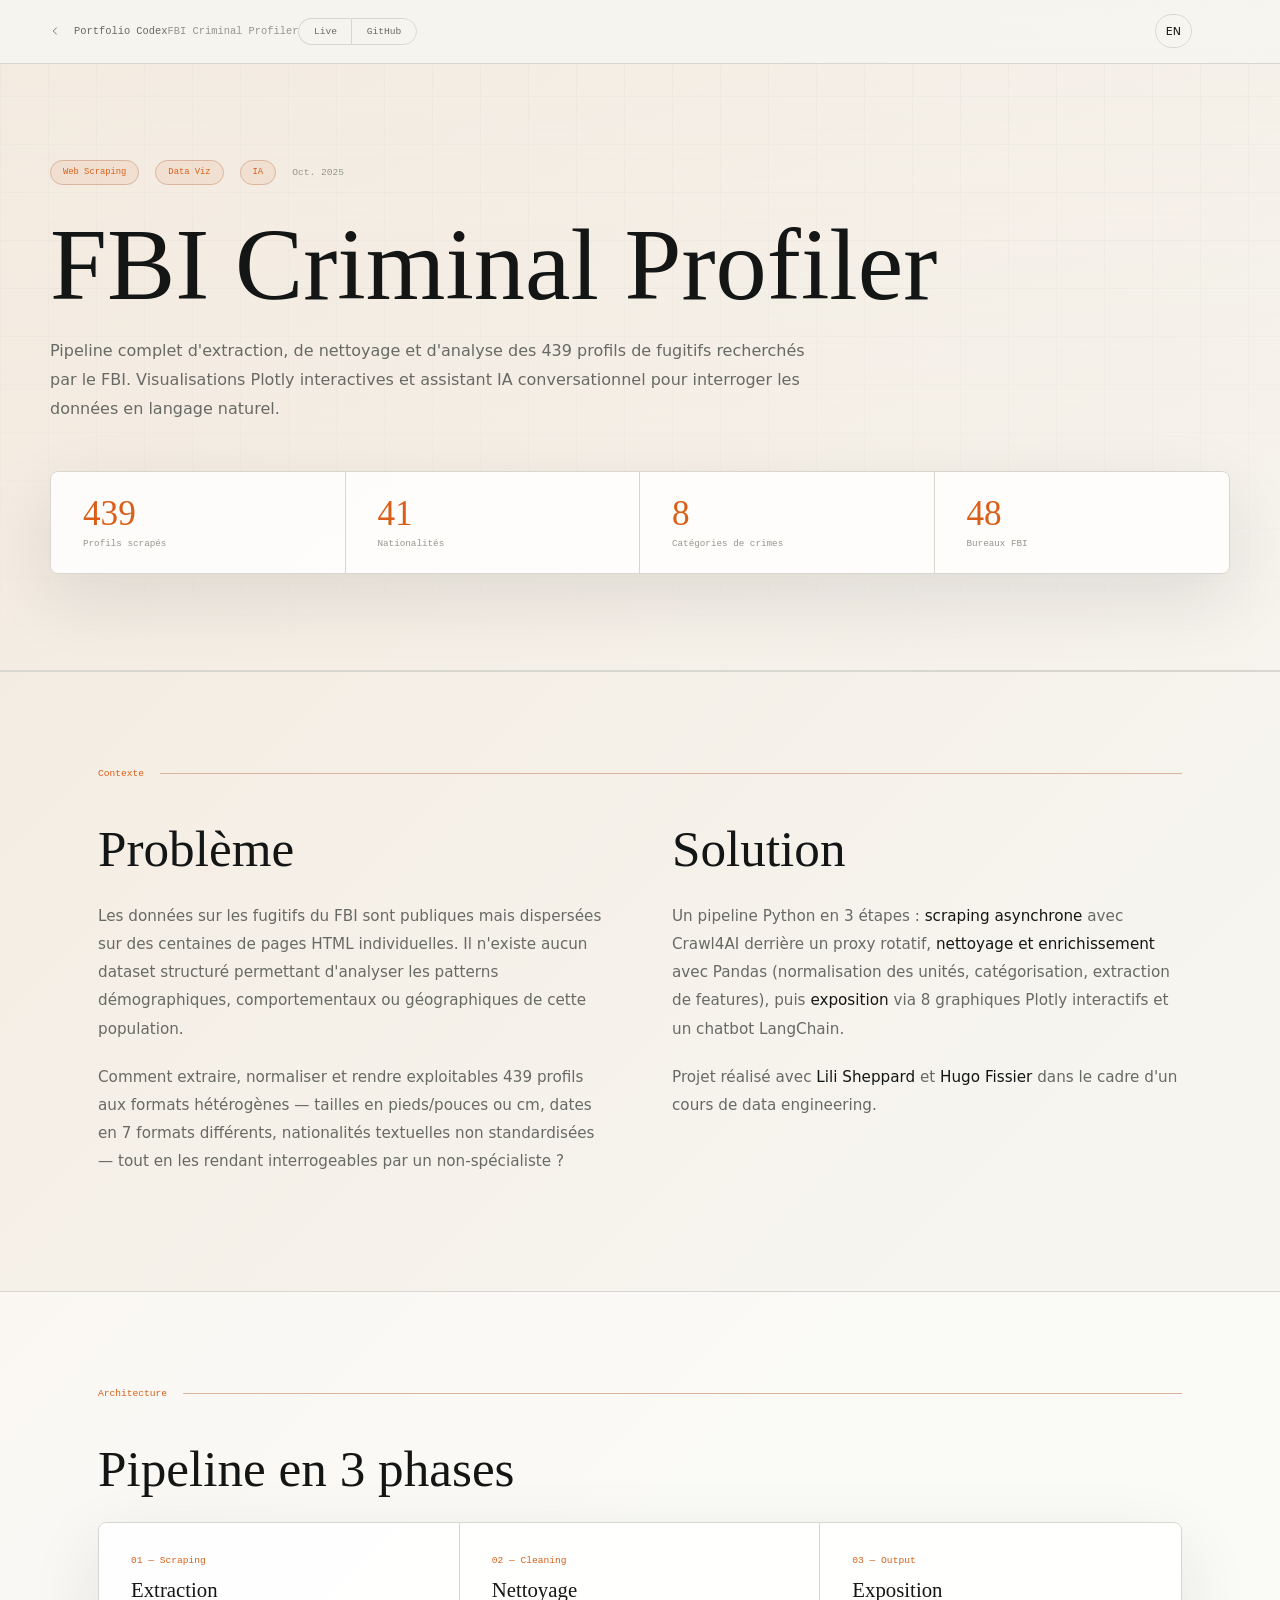
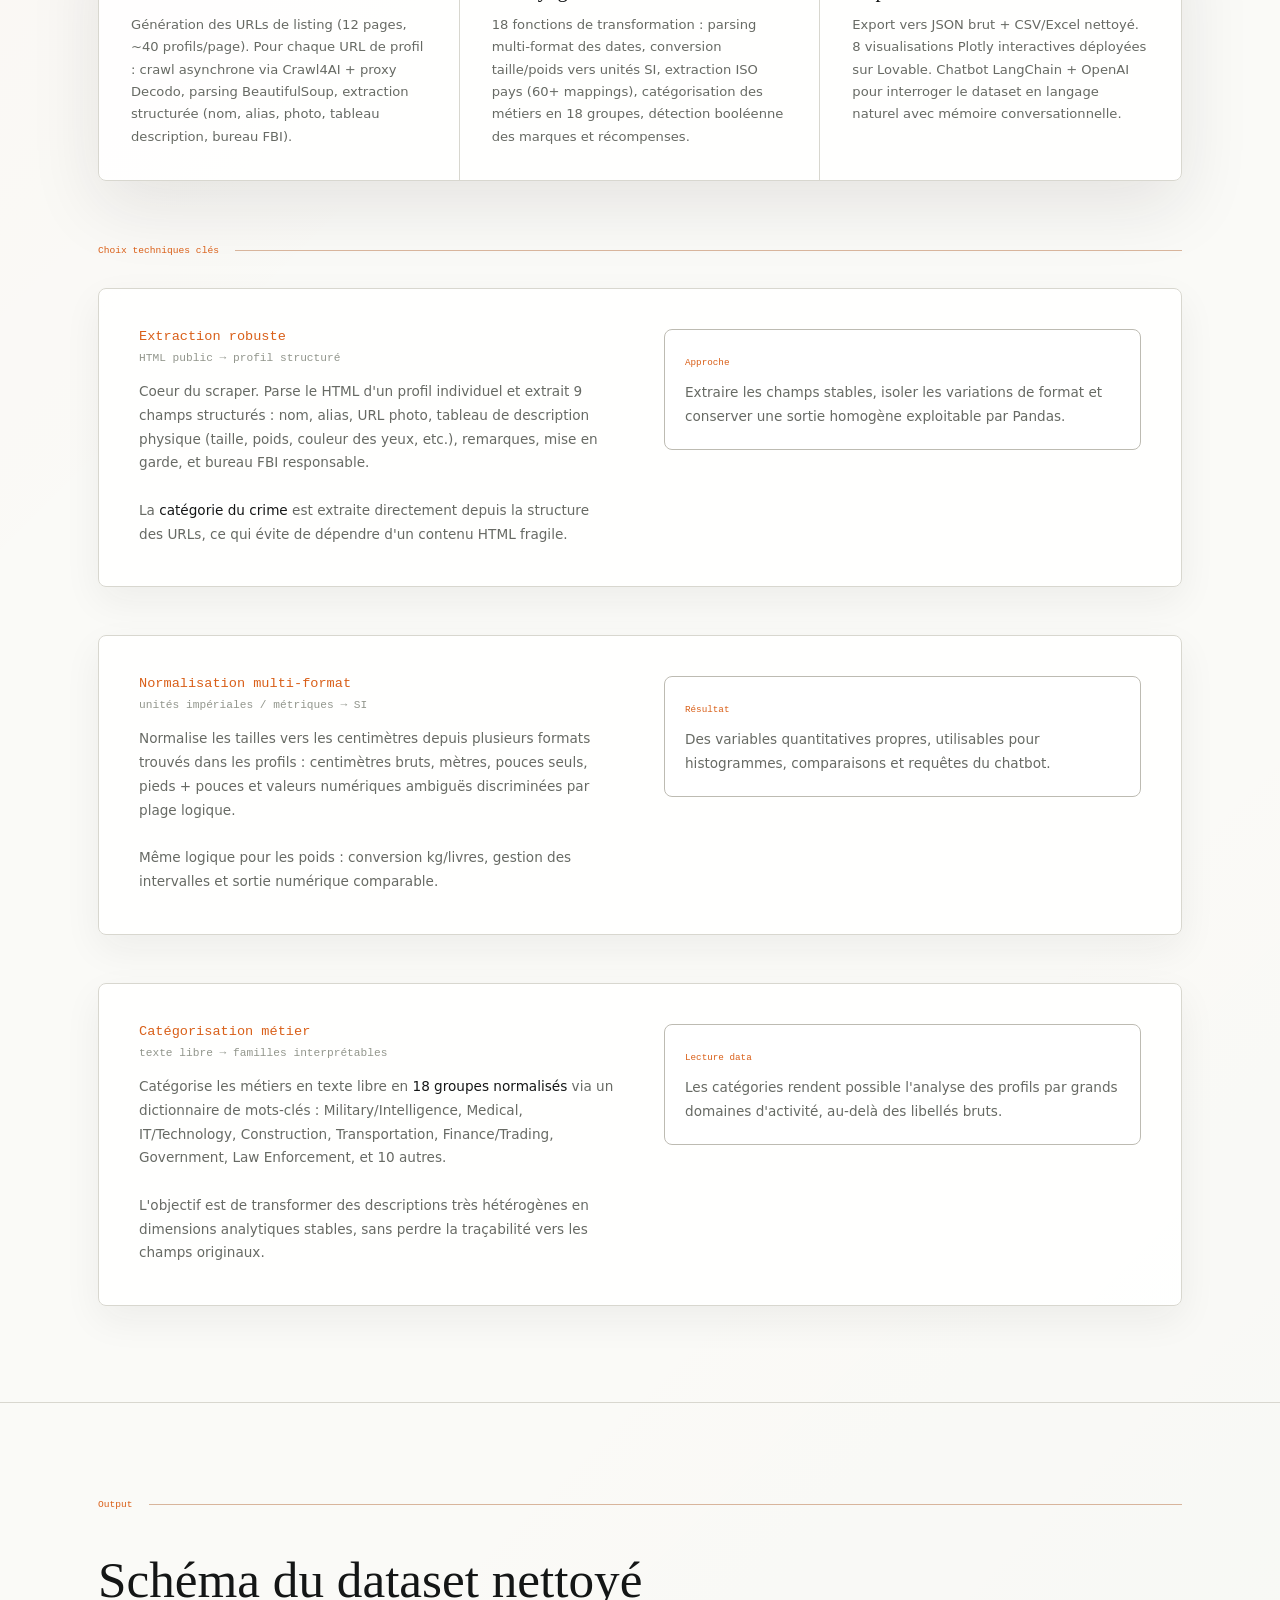
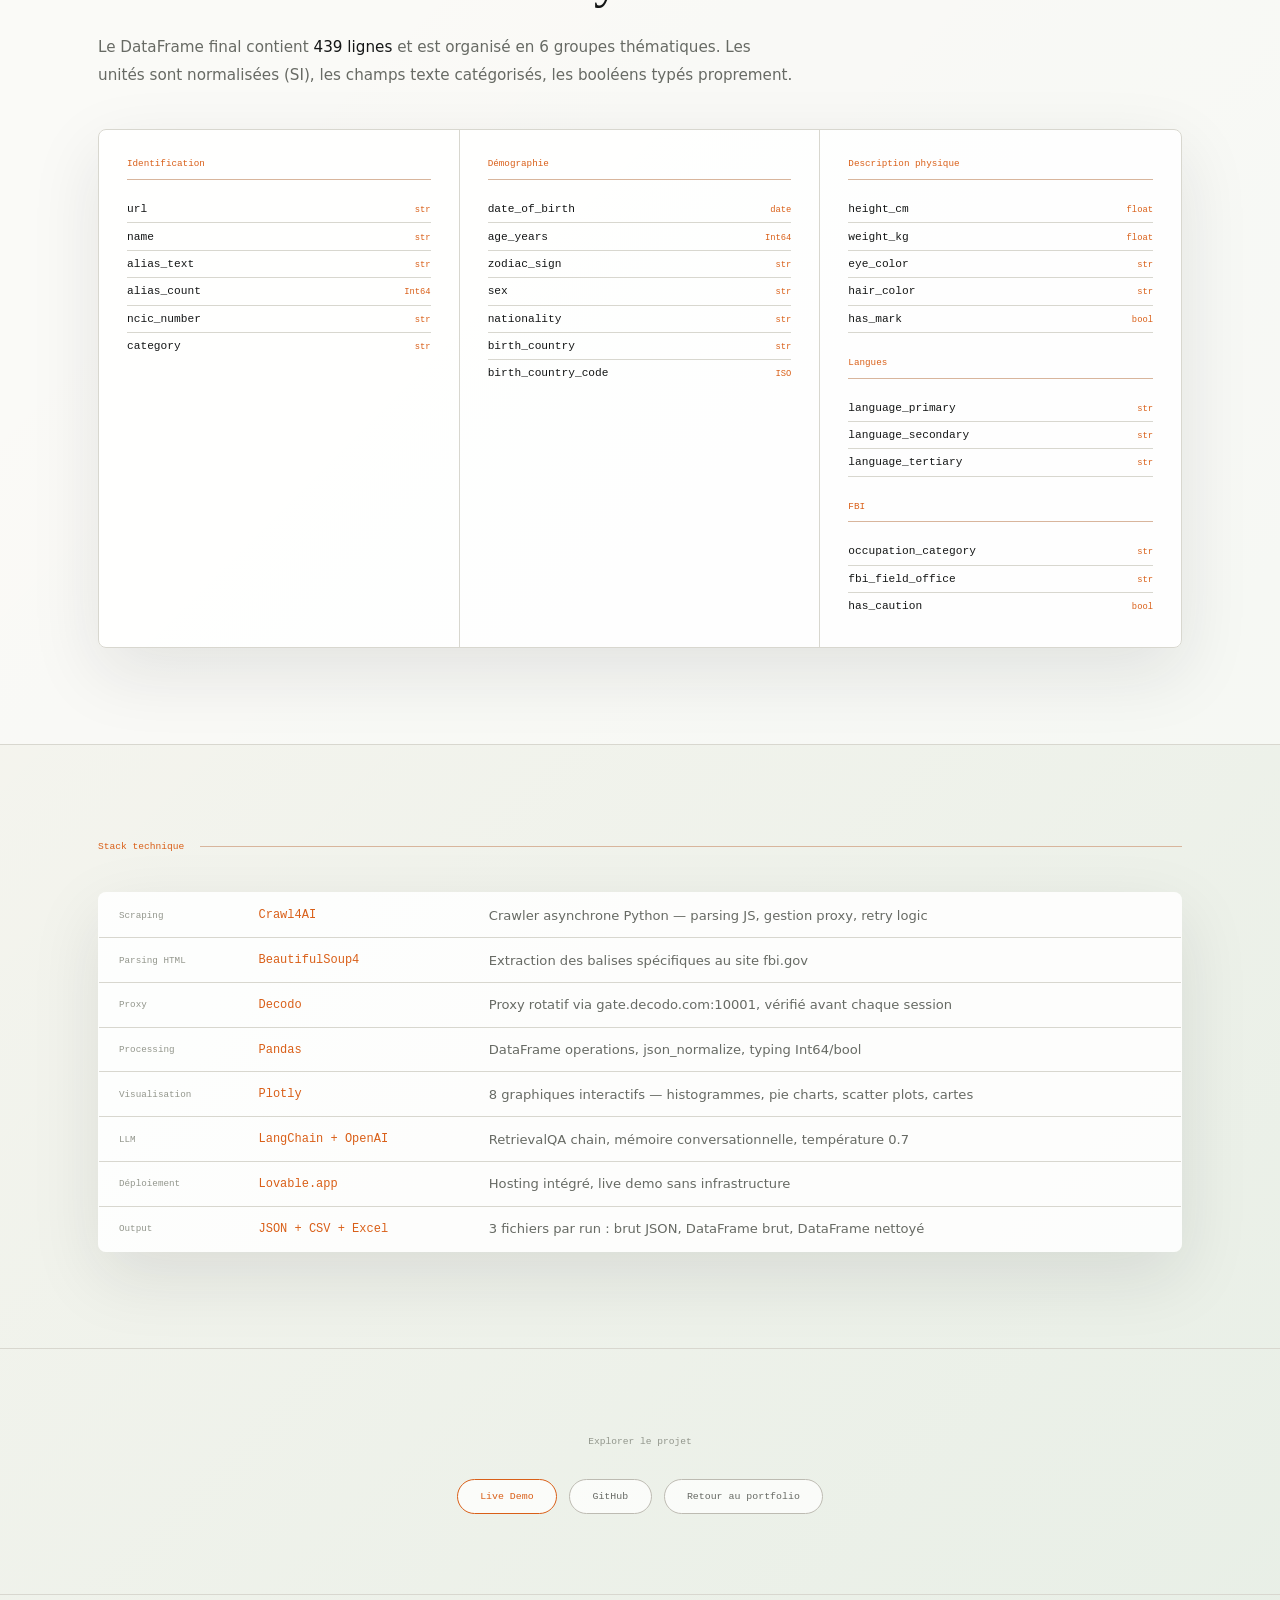
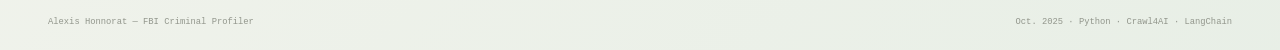
<file: projects/fbi.html>
<!DOCTYPE html>
<html lang="fr">
<head>
  <meta charset="UTF-8">
  <meta name="viewport" content="width=device-width, initial-scale=1.0">
  <meta name="description" content="FBI Criminal Profiler — Alexis Honnorat">
  <title>FBI Criminal Profiler — Alexis Honnorat</title>

  <link rel="preconnect" href="https://fonts.googleapis.com">
  <link rel="preconnect" href="https://fonts.gstatic.com" crossorigin>
  <link href="https://fonts.googleapis.com/css2?family=Fraunces:opsz,wght@9..144,200;9..144,300;9..144,400&family=Fira+Code:wght@300;400;500&family=DM+Sans:opsz,wght@9..40,300;9..40,400;9..40,500&display=swap" rel="stylesheet">

  <style>
    :root {
      color-scheme: light;
      --bg:            #f6f5ef;
      --bg-2:          #ffffff;
      --bg-3:          #f0efe7;
      --accent:        #d95f18;
      --accent-dim:    color-mix(in srgb, var(--accent) 8%, transparent);
      --accent-border: color-mix(in srgb, var(--accent) 28%, #d8d7cf);
      --text:          #141616;
      --text-2:        #676a64;
      --text-3:        #92968c;
      --line:          #d8d7cf;
      --line-strong:   #bdbbb2;
      --red:           #c93f3f;
      --shadow:        0 24px 70px rgba(27, 31, 35, .10);

      --ff-display: Georgia, "Times New Roman", serif;
      --ff-mono:    ui-monospace, SFMono-Regular, Menlo, Monaco, Consolas, "Liberation Mono", monospace;
      --ff-body:    Inter, ui-sans-serif, system-ui, -apple-system, BlinkMacSystemFont, "Segoe UI", sans-serif;
    }

    *, *::before, *::after { margin:0; padding:0; box-sizing:border-box; }
    html { scroll-behavior:smooth; }
    body {
      background:
        linear-gradient(135deg, color-mix(in srgb, var(--accent) 8%, transparent), transparent 36%),
        linear-gradient(315deg, color-mix(in srgb, #0f8f5f 6%, transparent), transparent 42%),
        var(--bg);
      color: var(--text);
      font-family: var(--ff-body);
      overflow-x: hidden;
    }

    body::before {
      content:'';
      position:fixed; inset:0;
      background-image:
        linear-gradient(var(--line) 1px, transparent 1px),
        linear-gradient(90deg, var(--line) 1px, transparent 1px);
      background-size: 48px 48px;
      opacity:.28;
      mask-image: linear-gradient(to bottom, black 0%, transparent 75%);
      pointer-events:none; z-index:0;
    }

    body::after {
      content:'';
      position:fixed; inset:0;
      background: linear-gradient(to bottom, color-mix(in srgb, var(--bg) 20%, transparent), transparent 52%);
      pointer-events:none; z-index:0;
    }

    a { color:inherit; text-decoration:none; }

    /* ─── NAV ─────────────────────────────────────────────── */
    nav {
      position:fixed; top:0; left:0; right:0; z-index:200;
      display:flex; align-items:center; justify-content:space-between;
      padding:.9rem 3rem;
      background: color-mix(in srgb, var(--bg) 88%, transparent);
      backdrop-filter: blur(18px);
      border-bottom: 1px solid var(--line);
    }

    .nav-back {
      display:flex; align-items:center; gap:.75rem;
      font-family:var(--ff-mono); font-size:.65rem;
      letter-spacing:0; text-transform:none;
      color:var(--text-2);
      transition:color .2s;
    }
    .nav-back:hover { color:var(--accent); }
    .nav-back svg { width:14px; height:14px; }

    .nav-title {
      font-family:var(--ff-mono); font-size:.65rem;
      letter-spacing:0; color:var(--text-3);
    }

    .nav-links { display:flex; }
    .nav-links a {
      font-family:var(--ff-mono); font-size:.6rem;
      letter-spacing:0; text-transform:none;
      color:var(--text-2);
      padding:.45rem .9rem;
      border:1px solid var(--line);
      border-right:0;
      transition:color .2s, background .2s, border-color .2s;
    }
    .nav-links a:first-child { border-radius:999px 0 0 999px; }
    .nav-links a:last-child { border-right:1px solid var(--line); border-radius:0 999px 999px 0; }
    .nav-links a:hover { color:var(--accent); background:var(--accent-dim); border-color:var(--accent-border); }

    /* ─── HERO ───────────────────────────────────────────── */
    #hero {
      position:relative; z-index:1;
      padding:10rem 3rem 6rem;
      border-bottom:1px solid var(--line);
    }

    .hero-inner { max-width:1180px; margin:0 auto; }

    .hero-meta {
      display:flex; align-items:center; gap:1rem;
      margin-bottom:2rem;
      opacity:0; animation: fadeUp .5s ease forwards .1s;
    }

    .hero-tag {
      font-family:var(--ff-mono); font-size:.55rem;
      letter-spacing:0; text-transform:none;
      padding:.4rem .75rem;
      border:1px solid var(--accent-border);
      color:var(--accent);
      background:var(--accent-dim);
      border-radius:999px;
    }

    .hero-date {
      font-family:var(--ff-mono); font-size:.6rem;
      color:var(--text-3); letter-spacing:0;
    }

    h1 {
      font-family:var(--ff-display);
      font-size: clamp(3.4rem, 8vw, 7rem);
      font-weight:400; line-height:.94;
      margin-bottom:1.5rem;
      opacity:0; animation: fadeUp .6s ease forwards .25s;
    }

    .hero-desc {
      font-size:1rem; line-height:1.8;
      color:var(--text-2);
      max-width:760px; margin-bottom:3rem;
      opacity:0; animation: fadeUp .6s ease forwards .4s;
    }

    .hero-stats {
      display:grid; grid-template-columns:repeat(4, 1fr);
      gap:0;
      border:1px solid var(--line);
      border-radius:8px;
      background: color-mix(in srgb, var(--bg-2) 84%, transparent);
      box-shadow: var(--shadow);
      overflow:hidden;
      opacity:0; animation: fadeUp .6s ease forwards .55s;
    }

    .stat {
      padding:1.5rem 2rem;
      border-right:1px solid var(--line);
    }
    .stat:last-child { border-right:none; }

    .stat-val {
      font-family:var(--ff-display);
      font-size:2.2rem; font-weight:400;
      color:var(--accent); line-height:1;
      margin-bottom:.4rem;
    }

    .stat-label {
      font-family:var(--ff-mono); font-size:.58rem;
      letter-spacing:0; text-transform:none;
      color:var(--text-3);
    }

    /* ─── LAYOUT ──────────────────────────────────────────── */
    .page-wrap { max-width:1180px; margin:0 auto; padding:0 3rem; }

    section { position:relative; z-index:1; padding:6rem 0; }
    section + section { border-top:1px solid var(--line); }

    .sec-label {
      font-family:var(--ff-mono); font-size:.6rem;
      letter-spacing:0; text-transform:none;
      color:var(--accent); margin-bottom:2.5rem;
      display:flex; align-items:center; gap:1rem;
    }
    .sec-label::after {
      content:''; flex:1; height:1px; background:var(--accent-border);
    }

    h2 {
      font-family:var(--ff-display);
      font-size: clamp(2rem,4vw,3.6rem);
      font-weight:400; color:var(--text);
      margin-bottom:1.5rem;
    }

    .body-text {
      font-size:.95rem; line-height:1.85;
      color:var(--text-2); margin-bottom:1.25rem;
    }
    .body-text strong { color:var(--text); font-weight:500; }

    .context-grid {
      display:grid;
      grid-template-columns:1fr 1fr;
      gap:4rem;
    }

    /* ─── PIPELINE ───────────────────────────────────────── */
    #pipeline { background:color-mix(in srgb, var(--bg-2) 48%, transparent); }

    .pipeline-grid {
      display:grid; grid-template-columns:repeat(3,1fr);
      gap:0; border:1px solid var(--line);
      border-radius:8px;
      background: color-mix(in srgb, var(--bg-2) 86%, transparent);
      box-shadow: var(--shadow);
      overflow:hidden;
      margin-bottom:4rem;
    }

    .pipe-step {
      padding:2rem;
      border-right:1px solid var(--line);
    }
    .pipe-step:last-child { border-right:none; }

    .pipe-num {
      font-family:var(--ff-mono); font-size:.6rem;
      color:var(--accent); letter-spacing:0;
      margin-bottom:.75rem;
    }

    .pipe-name {
      font-family:var(--ff-display);
      font-size:1.3rem; font-weight:400;
      color:var(--text); margin-bottom:.75rem;
    }

    .pipe-desc {
      font-size:.82rem; line-height:1.7;
      color:var(--text-2);
    }

    .pipe-arrow {
      display:flex; justify-content:center;
      align-items:center; gap:.75rem;
      padding:1.5rem 0; margin-bottom:4rem;
      font-family:var(--ff-mono); font-size:.6rem;
      color:var(--text-3); letter-spacing:0; text-transform:none;
    }
    .pipe-arrow::before, .pipe-arrow::after {
      content:''; flex:1; height:1px; background:var(--line);
    }

    /* ─── FONCTIONS CLÉS ─────────────────────────────────── */
    .fn-list { display:flex; flex-direction:column; gap:3rem; }

    .fn-block {
      display:grid; grid-template-columns:1fr 1fr;
      gap:3rem; align-items:start;
      padding:2.5rem;
      border:1px solid var(--line);
      border-radius:8px;
      background:color-mix(in srgb, var(--bg-2) 86%, transparent);
      box-shadow: 0 14px 38px rgba(27,31,35,.06);
    }

    .fn-header { margin-bottom:1rem; }

    .fn-name {
      font-family:var(--ff-mono); font-size:.85rem;
      color:var(--accent); margin-bottom:.5rem;
    }

    .fn-sig {
      font-family:var(--ff-mono); font-size:.7rem;
      color:var(--text-3); margin-bottom:1rem;
    }

    .fn-desc {
      font-size:.85rem; line-height:1.75;
      color:var(--text-2);
    }
    .fn-desc strong { color:var(--text); font-weight:500; }

    .panel-note {
      padding:1.25rem;
      border:1px solid var(--line-strong);
      border-radius:8px;
      background:color-mix(in srgb, var(--bg-2) 82%, transparent);
    }

    .panel-note span {
      font-family:var(--ff-mono);
      font-size:.58rem;
      color:var(--accent);
    }

    .panel-note p {
      margin:.75rem 0 0;
      color:var(--text-2);
      font-size:.85rem;
      line-height:1.75;
    }

    /* ─── DONNÉES ─────────────────────────────────────────── */
    #data { background:color-mix(in srgb, var(--bg-2) 48%, transparent); }

    .schema-grid {
      display:grid; grid-template-columns:repeat(3,1fr);
      gap:0; border:1px solid var(--line);
      border-radius:8px;
      background:color-mix(in srgb, var(--bg-2) 86%, transparent);
      box-shadow:var(--shadow);
      overflow:hidden;
    }

    .schema-group {
      padding:1.75rem;
      border-right:1px solid var(--line);
    }
    .schema-group:last-child { border-right:none; }

    .schema-group-title {
      font-family:var(--ff-mono); font-size:.58rem;
      letter-spacing:0; text-transform:none;
      color:var(--accent);
      padding-bottom:.6rem; margin-bottom:1rem;
      border-bottom:1px solid var(--accent-border);
    }

    .schema-col {
      display:flex; align-items:baseline; gap:.6rem;
      padding:.45rem 0;
      border-bottom:1px solid var(--line);
    }
    .schema-col:last-child { border-bottom:none; }

    .col-name {
      font-family:var(--ff-mono); font-size:.7rem;
      color:var(--text); min-width:0; flex:1;
    }

    .col-type {
      font-family:var(--ff-mono); font-size:.55rem;
      color:var(--accent); white-space:nowrap;
    }

    /* ─── TECH STACK ──────────────────────────────────────── */
    .tech-table {
      width:100%; border-collapse:collapse;
      border:1px solid var(--line);
      border-radius:8px;
      overflow:hidden;
      background:color-mix(in srgb, var(--bg-2) 86%, transparent);
      box-shadow:var(--shadow);
    }

    .tech-table td {
      padding:.9rem 1.25rem;
      border-bottom:1px solid var(--line);
      font-size:.82rem;
    }
    .tech-table tr:last-child td { border-bottom:none; }

    .tech-table td:first-child {
      font-family:var(--ff-mono); font-size:.58rem;
      letter-spacing:0; text-transform:none;
      color:var(--text-3); width:140px;
    }

    .tech-table td:nth-child(2) {
      font-family:var(--ff-mono); font-size:.75rem;
      color:var(--accent);
    }

    .tech-table td:last-child { color:var(--text-2); }

    /* ─── FOOTER CTA ──────────────────────────────────────── */
    #cta { padding:5rem 0; text-align:center; }

    .cta-inner {
      display:inline-flex; flex-direction:column;
      align-items:center; gap:2rem;
    }

    .cta-label {
      font-family:var(--ff-mono); font-size:.6rem;
      letter-spacing:0; text-transform:none;
      color:var(--text-3);
    }

    .cta-btns { display:flex; gap:.75rem; }

    .btn {
      display:inline-flex; align-items:center; gap:.5rem;
      padding:.7rem 1.4rem;
      font-family:var(--ff-mono); font-size:.62rem;
      letter-spacing:0; text-transform:none;
      border:1px solid var(--line-strong); color:var(--text-2);
      border-radius:999px; transition:all .25s;
      background:color-mix(in srgb, var(--bg-2) 74%, transparent);
    }
    .btn:hover { border-color:var(--accent); color:var(--accent); background:var(--accent-dim); }
    .btn.hi { border-color:var(--accent); color:var(--accent); }
    .btn.hi:hover { background:var(--accent); color:var(--bg); }

    /* ─── FOOTER ─────────────────────────────────────────── */
    footer {
      position:relative; z-index:1;
      display:flex; justify-content:space-between; align-items:center;
      padding:1.4rem 3rem;
      border-top:1px solid var(--line);
      font-family:var(--ff-mono); font-size:.55rem;
      letter-spacing:0; color:var(--text-3);
    }

    /* ─── REVEAL ──────────────────────────────────────────── */
    .reveal {
      opacity:0; transform:translateY(20px);
      transition: opacity .65s ease, transform .65s ease;
    }
    .reveal.vis { opacity:1; transform:translateY(0); }

    @keyframes fadeUp {
      from { opacity:0; transform:translateY(16px); }
      to   { opacity:1; transform:translateY(0); }
    }

    /* ─── RESPONSIVE ─────────────────────────────────────── */
    @media (max-width:900px) {
      nav { padding:1rem 1.5rem; }
      .nav-title { display:none; }
      #hero { padding:8rem 1.5rem 4rem; }
      .page-wrap { padding:0 1.5rem; }
      .hero-stats { grid-template-columns:repeat(2,1fr); }
      .stat { border-bottom:1px solid var(--line); }
      .pipeline-grid { grid-template-columns:1fr; }
      .pipe-step { border-right:none; border-bottom:1px solid var(--line); }
      .fn-block { grid-template-columns:1fr; }
      .context-grid { grid-template-columns:1fr; gap:2rem; }
      .schema-grid { grid-template-columns:1fr; }
      .schema-group { border-right:none; border-bottom:1px solid var(--line); }
      footer { flex-direction:column; gap:.7rem; text-align:center; }
    }
  </style>
  <link rel="stylesheet" href="project-controls.css">
</head>
<body data-project="fbi">

  <!-- NAV -->
  <nav>
    <a href="../workstation_codex.html" class="nav-back">
      <svg viewBox="0 0 24 24" fill="none" stroke="currentColor" stroke-width="1.5">
        <polyline points="15 18 9 12 15 6"/>
      </svg>
      Portfolio Codex
    </a>
    <span class="nav-title">FBI Criminal Profiler</span>
    <div class="nav-links">
      <a href="https://fugitive-viz-ai.lovable.app" target="_blank" rel="noopener">Live</a>
      <a href="https://github.com/alexishonnorat/fbi-project" target="_blank" rel="noopener" data-fr="GitHub" data-en="GitHub">GitHub</a>
    </div>
    <div class="nav-controls">
      <button type="button" class="nav-lang-btn" data-set-lang="en" aria-pressed="true">EN</button>
      <button type="button" class="nav-lang-btn" data-set-lang="fr" aria-pressed="false">FR</button>
    </div>
  </nav>

  <!-- HERO -->
  <section id="hero">
    <div class="hero-inner">
      <div class="hero-meta">
        <span class="hero-tag">Web Scraping</span>
        <span class="hero-tag">Data Viz</span>
        <span class="hero-tag">IA</span>
        <span class="hero-date">Oct. 2025</span>
      </div>
      <h1>FBI Criminal Profiler</h1>
      <p class="hero-desc">
        Pipeline complet d'extraction, de nettoyage et d'analyse des 439 profils de fugitifs recherchés par le FBI. Visualisations Plotly interactives et assistant IA conversationnel pour interroger les données en langage naturel.
      </p>
      <div class="hero-stats">
        <div class="stat">
          <div class="stat-val">439</div>
          <div class="stat-label">Profils scrapés</div>
        </div>
        <div class="stat">
          <div class="stat-val">41</div>
          <div class="stat-label">Nationalités</div>
        </div>
        <div class="stat">
          <div class="stat-val">8</div>
          <div class="stat-label">Catégories de crimes</div>
        </div>
        <div class="stat">
          <div class="stat-val">48</div>
          <div class="stat-label">Bureaux FBI</div>
        </div>
      </div>
    </div>
  </section>

  <!-- CONTEXTE -->
  <section id="context">
    <div class="page-wrap">
      <div class="sec-label reveal">Contexte</div>
      <div class="context-grid reveal">
        <div>
          <h2>Problème</h2>
          <p class="body-text">
            Les données sur les fugitifs du FBI sont publiques mais dispersées sur des centaines de pages HTML individuelles. Il n'existe aucun dataset structuré permettant d'analyser les patterns démographiques, comportementaux ou géographiques de cette population.
          </p>
          <p class="body-text">
            Comment extraire, normaliser et rendre exploitables 439 profils aux formats hétérogènes — tailles en pieds/pouces ou cm, dates en 7 formats différents, nationalités textuelles non standardisées — tout en les rendant interrogeables par un non-spécialiste ?
          </p>
        </div>
        <div>
          <h2>Solution</h2>
          <p class="body-text">
            Un pipeline Python en 3 étapes : <strong>scraping asynchrone</strong> avec Crawl4AI derrière un proxy rotatif, <strong>nettoyage et enrichissement</strong> avec Pandas (normalisation des unités, catégorisation, extraction de features), puis <strong>exposition</strong> via 8 graphiques Plotly interactifs et un chatbot LangChain.
          </p>
          <p class="body-text">
            Projet réalisé avec <strong>Lili Sheppard</strong> et <strong>Hugo Fissier</strong> dans le cadre d'un cours de data engineering.
          </p>
        </div>
      </div>
    </div>
  </section>

  <!-- PIPELINE -->
  <section id="pipeline">
    <div class="page-wrap">
      <div class="sec-label reveal">Architecture</div>
      <h2 class="reveal">Pipeline en 3 phases</h2>

      <div class="pipeline-grid reveal">
        <div class="pipe-step">
          <div class="pipe-num">01 — Scraping</div>
          <div class="pipe-name">Extraction</div>
          <p class="pipe-desc">
            Génération des URLs de listing (12 pages, ~40 profils/page). Pour chaque URL de profil : crawl asynchrone via Crawl4AI + proxy Decodo, parsing BeautifulSoup, extraction structurée (nom, alias, photo, tableau description, bureau FBI).
          </p>
        </div>
        <div class="pipe-step">
          <div class="pipe-num">02 — Cleaning</div>
          <div class="pipe-name">Nettoyage</div>
          <p class="pipe-desc">
            18 fonctions de transformation : parsing multi-format des dates, conversion taille/poids vers unités SI, extraction ISO pays (60+ mappings), catégorisation des métiers en 18 groupes, détection booléenne des marques et récompenses.
          </p>
        </div>
        <div class="pipe-step">
          <div class="pipe-num">03 — Output</div>
          <div class="pipe-name">Exposition</div>
          <p class="pipe-desc">
            Export vers JSON brut + CSV/Excel nettoyé. 8 visualisations Plotly interactives déployées sur Lovable. Chatbot LangChain + OpenAI pour interroger le dataset en langage naturel avec mémoire conversationnelle.
          </p>
        </div>
      </div>

      <!-- Fonctions clés -->
      <div class="sec-label reveal" style="margin-bottom:2rem;">Choix techniques clés</div>

      <div class="fn-list">

        <div class="fn-block reveal">
          <div>
            <div class="fn-header">
              <div class="fn-name">Extraction robuste</div>
              <div class="fn-sig">HTML public → profil structuré</div>
            </div>
            <p class="fn-desc">
              Coeur du scraper. Parse le HTML d'un profil individuel et extrait 9 champs structurés : nom, alias, URL photo, tableau de description physique (taille, poids, couleur des yeux, etc.), remarques, mise en garde, et bureau FBI responsable.<br><br>
              La <strong>catégorie du crime</strong> est extraite directement depuis la structure des URLs, ce qui évite de dépendre d'un contenu HTML fragile.
            </p>
          </div>
          <div class="panel-note">
            <span>Approche</span>
            <p>Extraire les champs stables, isoler les variations de format et conserver une sortie homogène exploitable par Pandas.</p>
          </div>
        </div>

        <div class="fn-block reveal">
          <div>
            <div class="fn-header">
              <div class="fn-name">Normalisation multi-format</div>
              <div class="fn-sig">unités impériales / métriques → SI</div>
            </div>
            <p class="fn-desc">
              Normalise les tailles vers les centimètres depuis plusieurs formats trouvés dans les profils : centimètres bruts, mètres, pouces seuls, pieds + pouces et valeurs numériques ambiguës discriminées par plage logique.<br><br>
              Même logique pour les poids : conversion kg/livres, gestion des intervalles et sortie numérique comparable.
            </p>
          </div>
          <div class="panel-note">
            <span>Résultat</span>
            <p>Des variables quantitatives propres, utilisables pour histogrammes, comparaisons et requêtes du chatbot.</p>
          </div>
        </div>

        <div class="fn-block reveal">
          <div>
            <div class="fn-header">
              <div class="fn-name">Catégorisation métier</div>
              <div class="fn-sig">texte libre → familles interprétables</div>
            </div>
            <p class="fn-desc">
              Catégorise les métiers en texte libre en <strong>18 groupes normalisés</strong> via un dictionnaire de mots-clés : Military/Intelligence, Medical, IT/Technology, Construction, Transportation, Finance/Trading, Government, Law Enforcement, et 10 autres.<br><br>
              L'objectif est de transformer des descriptions très hétérogènes en dimensions analytiques stables, sans perdre la traçabilité vers les champs originaux.
            </p>
          </div>
          <div class="panel-note">
            <span>Lecture data</span>
            <p>Les catégories rendent possible l'analyse des profils par grands domaines d'activité, au-delà des libellés bruts.</p>
          </div>
        </div>

      </div>
    </div>
  </section>

  <!-- DONNÉES -->
  <section id="data">
    <div class="page-wrap">
      <div class="sec-label reveal">Output</div>
      <h2 class="reveal">Schéma du dataset nettoyé</h2>
      <p class="body-text reveal" style="max-width:700px; margin-bottom:2.5rem;">
        Le DataFrame final contient <strong>439 lignes</strong> et est organisé en 6 groupes thématiques. Les unités sont normalisées (SI), les champs texte catégorisés, les booléens typés proprement.
      </p>

      <div class="schema-grid reveal">
        <div class="schema-group">
          <div class="schema-group-title">Identification</div>
          <div class="schema-col"><span class="col-name">url</span><span class="col-type">str</span></div>
          <div class="schema-col"><span class="col-name">name</span><span class="col-type">str</span></div>
          <div class="schema-col"><span class="col-name">alias_text</span><span class="col-type">str</span></div>
          <div class="schema-col"><span class="col-name">alias_count</span><span class="col-type">Int64</span></div>
          <div class="schema-col"><span class="col-name">ncic_number</span><span class="col-type">str</span></div>
          <div class="schema-col"><span class="col-name">category</span><span class="col-type">str</span></div>
        </div>
        <div class="schema-group">
          <div class="schema-group-title">Démographie</div>
          <div class="schema-col"><span class="col-name">date_of_birth</span><span class="col-type">date</span></div>
          <div class="schema-col"><span class="col-name">age_years</span><span class="col-type">Int64</span></div>
          <div class="schema-col"><span class="col-name">zodiac_sign</span><span class="col-type">str</span></div>
          <div class="schema-col"><span class="col-name">sex</span><span class="col-type">str</span></div>
          <div class="schema-col"><span class="col-name">nationality</span><span class="col-type">str</span></div>
          <div class="schema-col"><span class="col-name">birth_country</span><span class="col-type">str</span></div>
          <div class="schema-col"><span class="col-name">birth_country_code</span><span class="col-type">ISO</span></div>
        </div>
        <div class="schema-group">
          <div class="schema-group-title">Description physique</div>
          <div class="schema-col"><span class="col-name">height_cm</span><span class="col-type">float</span></div>
          <div class="schema-col"><span class="col-name">weight_kg</span><span class="col-type">float</span></div>
          <div class="schema-col"><span class="col-name">eye_color</span><span class="col-type">str</span></div>
          <div class="schema-col"><span class="col-name">hair_color</span><span class="col-type">str</span></div>
          <div class="schema-col"><span class="col-name">has_mark</span><span class="col-type">bool</span></div>
          <div class="schema-group-title" style="margin-top:1.5rem;">Langues</div>
          <div class="schema-col"><span class="col-name">language_primary</span><span class="col-type">str</span></div>
          <div class="schema-col"><span class="col-name">language_secondary</span><span class="col-type">str</span></div>
          <div class="schema-col"><span class="col-name">language_tertiary</span><span class="col-type">str</span></div>
          <div class="schema-group-title" style="margin-top:1.5rem;">FBI</div>
          <div class="schema-col"><span class="col-name">occupation_category</span><span class="col-type">str</span></div>
          <div class="schema-col"><span class="col-name">fbi_field_office</span><span class="col-type">str</span></div>
          <div class="schema-col"><span class="col-name">has_caution</span><span class="col-type">bool</span></div>
        </div>
      </div>
    </div>
  </section>

  <!-- TECH STACK -->
  <section id="stack">
    <div class="page-wrap">
      <div class="sec-label reveal">Stack technique</div>
      <table class="tech-table reveal">
        <tr>
          <td>Scraping</td>
          <td>Crawl4AI</td>
          <td>Crawler asynchrone Python — parsing JS, gestion proxy, retry logic</td>
        </tr>
        <tr>
          <td>Parsing HTML</td>
          <td>BeautifulSoup4</td>
          <td>Extraction des balises spécifiques au site fbi.gov</td>
        </tr>
        <tr>
          <td>Proxy</td>
          <td>Decodo</td>
          <td>Proxy rotatif via gate.decodo.com:10001, vérifié avant chaque session</td>
        </tr>
        <tr>
          <td>Processing</td>
          <td>Pandas</td>
          <td>DataFrame operations, json_normalize, typing Int64/bool</td>
        </tr>
        <tr>
          <td>Visualisation</td>
          <td>Plotly</td>
          <td>8 graphiques interactifs — histogrammes, pie charts, scatter plots, cartes</td>
        </tr>
        <tr>
          <td>LLM</td>
          <td>LangChain + OpenAI</td>
          <td>RetrievalQA chain, mémoire conversationnelle, température 0.7</td>
        </tr>
        <tr>
          <td>Déploiement</td>
          <td>Lovable.app</td>
          <td>Hosting intégré, live demo sans infrastructure</td>
        </tr>
        <tr>
          <td>Output</td>
          <td>JSON + CSV + Excel</td>
          <td>3 fichiers par run : brut JSON, DataFrame brut, DataFrame nettoyé</td>
        </tr>
      </table>
    </div>
  </section>

  <!-- CTA -->
  <section id="cta">
    <div class="page-wrap">
      <div class="cta-inner">
        <span class="cta-label">Explorer le projet</span>
        <div class="cta-btns">
          <a href="https://fugitive-viz-ai.lovable.app" target="_blank" rel="noopener" class="btn hi" data-fr="Live Demo" data-en="Live Demo">Live Demo</a>
          <a href="https://github.com/alexishonnorat/fbi-project" target="_blank" rel="noopener" class="btn" data-fr="GitHub" data-en="GitHub">GitHub</a>
          <a href="../workstation_codex.html" class="btn" data-fr="Retour au portfolio" data-en="Back to portfolio">Retour au portfolio</a>
        </div>
      </div>
    </div>
  </section>

  <!-- FOOTER -->
  <footer>
    <span>Alexis Honnorat — FBI Criminal Profiler</span>
    <span>Oct. 2025 · Python · Crawl4AI · LangChain</span>
  </footer>

  <script>
    const obs = new IntersectionObserver(entries => {
      entries.forEach(e => { if (e.isIntersecting) e.target.classList.add('vis'); });
    }, { threshold:0.07, rootMargin:'0px 0px -30px 0px' });
    document.querySelectorAll('.reveal').forEach(el => obs.observe(el));
  </script>

  <script src="project-controls.js"></script>
</body>
</html>
</file>
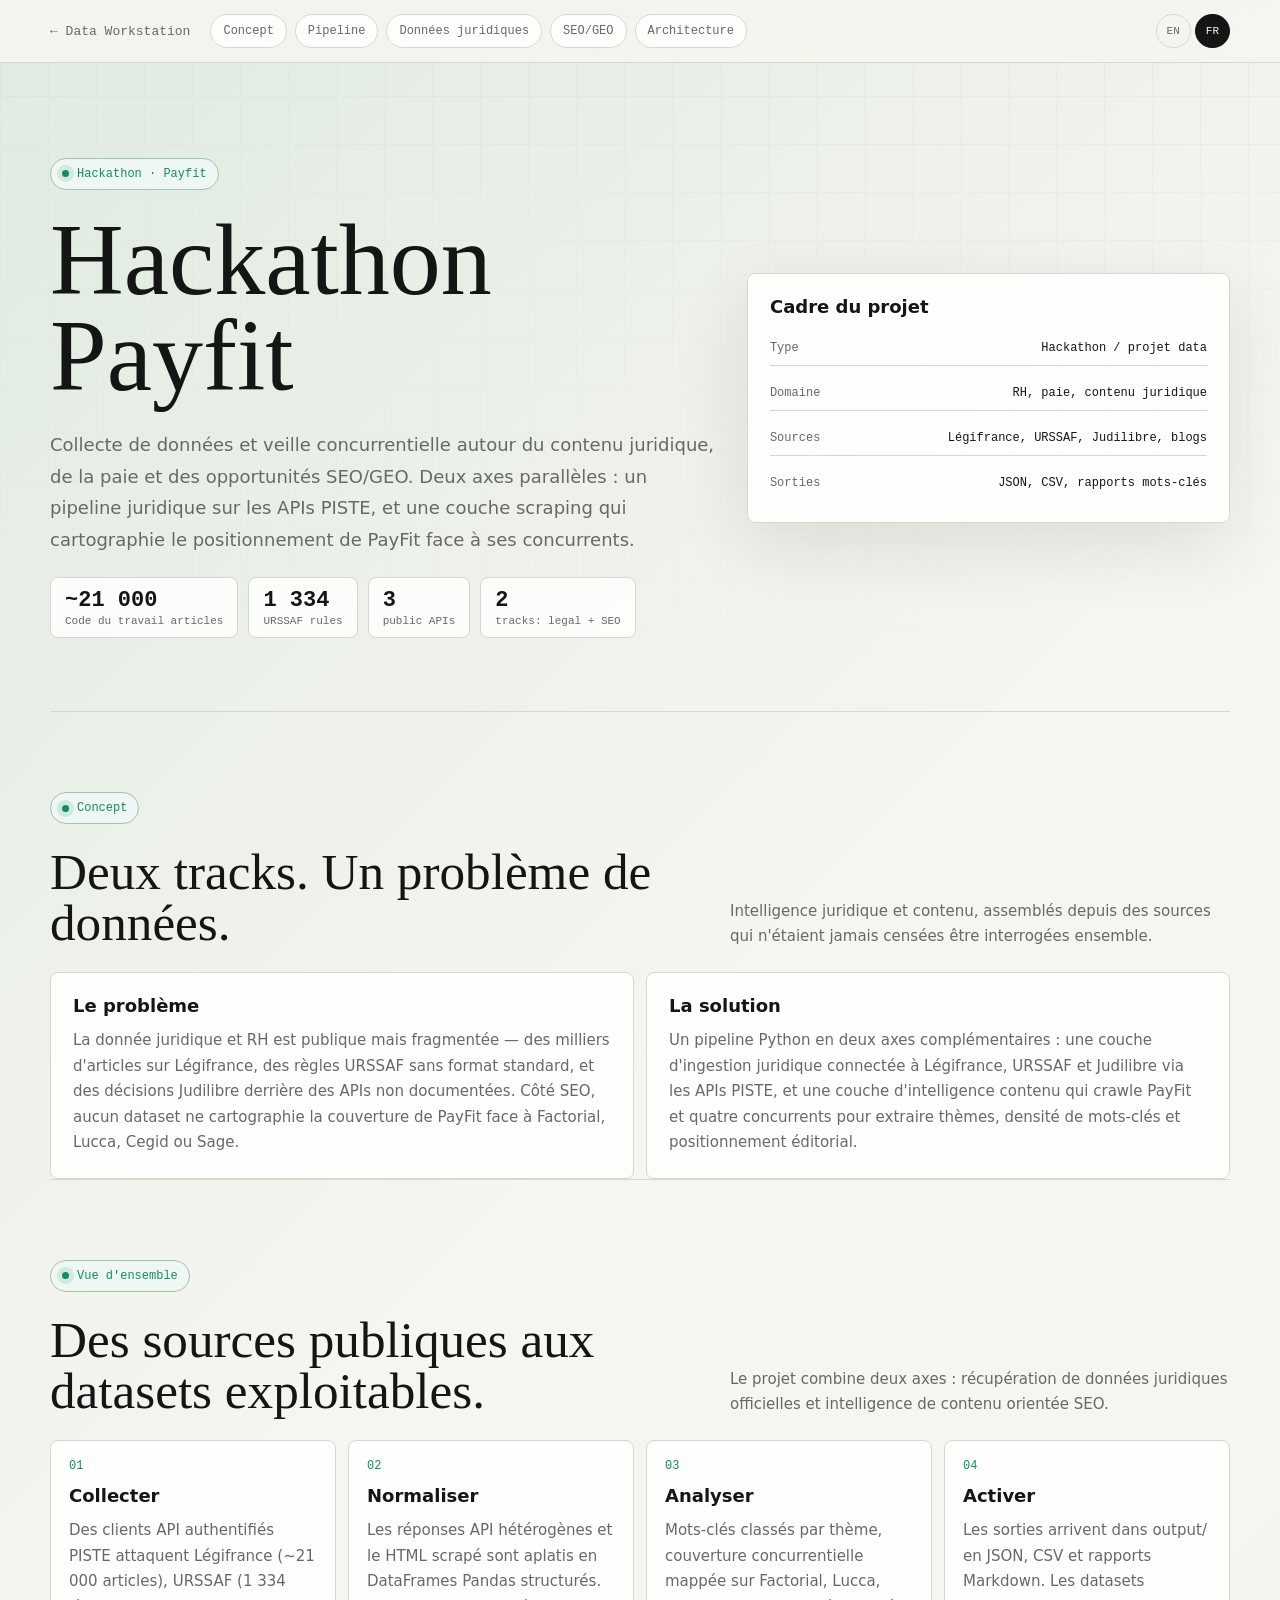
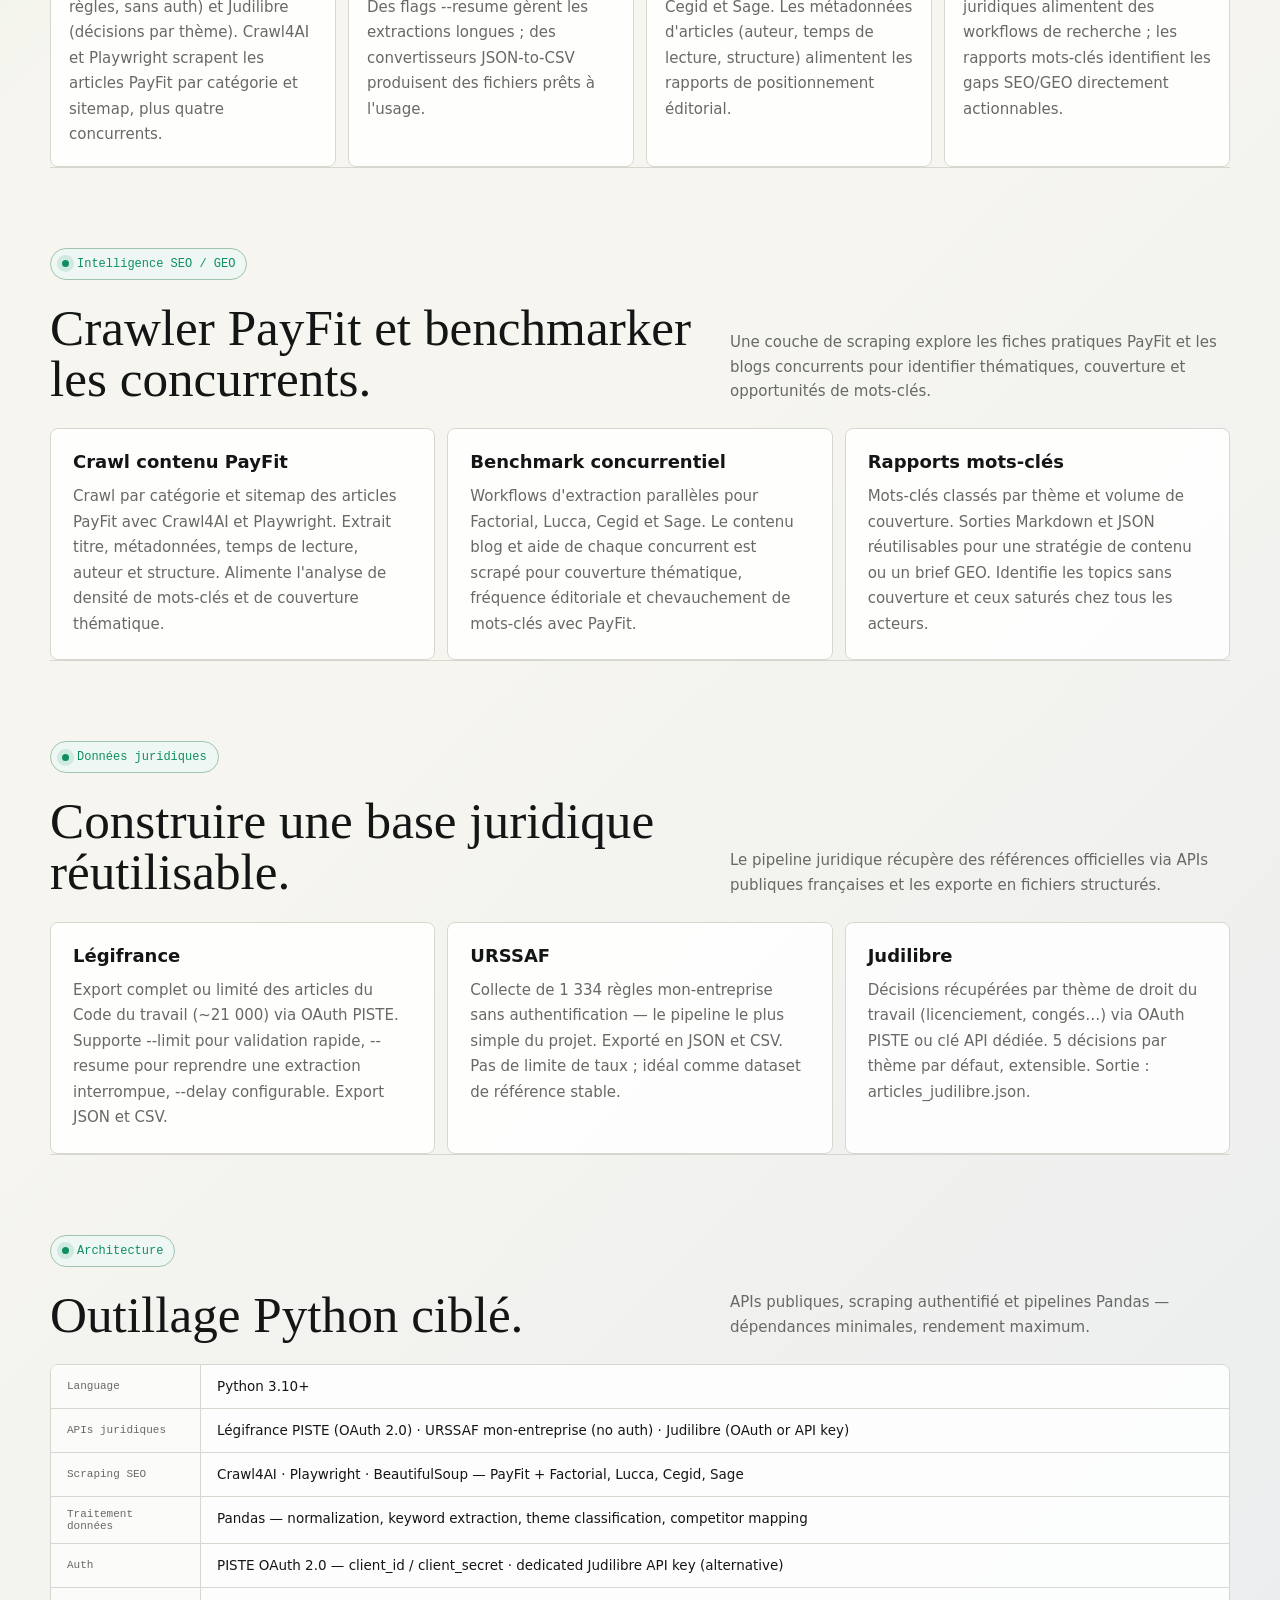
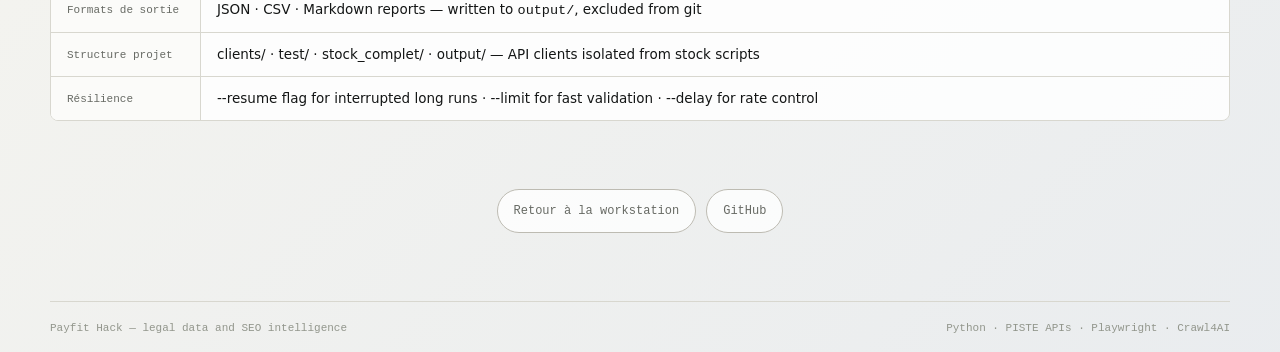
<file: projects/payfit.html>
<!DOCTYPE html>
<html lang="fr">
<head>
  <meta charset="UTF-8">
  <meta name="viewport" content="width=device-width, initial-scale=1.0">
  <meta name="description" content="Payfit Hack — collecte juridique, scraping SEO et analyse concurrentielle par Alexis Honnorat.">
  <title>Payfit Hack — Alexis Honnorat</title>

  <style>
    :root {
      color-scheme: light;
      --bg: #f6f5ef;
      --surface: #ffffff;
      --surface-2: #edf7f1;
      --ink: #141616;
      --muted: #676a64;
      --quiet: #92968c;
      --line: #d8d7cf;
      --line-strong: #bdbbb2;
      --green: #0f8f5f;
      --blue: #2563eb;
      --orange: #d95f18;
      --shadow: 0 24px 70px rgba(27, 31, 35, .10);
      --radius: 8px;
      --mono: ui-monospace, SFMono-Regular, Menlo, Monaco, Consolas, "Liberation Mono", monospace;
      --sans: Inter, ui-sans-serif, system-ui, -apple-system, BlinkMacSystemFont, "Segoe UI", sans-serif;
      --serif: Georgia, "Times New Roman", serif;
    }

    *, *::before, *::after { box-sizing: border-box; }
    html { scroll-behavior: smooth; }

    body {
      margin: 0;
      min-height: 100vh;
      background:
        linear-gradient(135deg, color-mix(in srgb, var(--green) 10%, transparent), transparent 36%),
        linear-gradient(315deg, color-mix(in srgb, var(--blue) 6%, transparent), transparent 44%),
        var(--bg);
      color: var(--ink);
      font-family: var(--sans);
    }

    body::before {
      content: "";
      position: fixed;
      inset: 0;
      pointer-events: none;
      background-image:
        linear-gradient(var(--line) 1px, transparent 1px),
        linear-gradient(90deg, var(--line) 1px, transparent 1px);
      background-size: 48px 48px;
      opacity: .25;
      mask-image: linear-gradient(to bottom, black 0%, transparent 74%);
    }

    a { color: inherit; text-decoration: none; }

    nav {
      position: sticky;
      top: 0;
      z-index: 10;
      display: flex;
      justify-content: space-between;
      align-items: center;
      gap: 20px;
      padding: 14px max(20px, calc((100vw - 1180px) / 2));
      border-bottom: 1px solid var(--line);
      background: color-mix(in srgb, var(--bg) 88%, transparent);
      backdrop-filter: blur(18px);
    }

    .back,
    .nav-links a,
    .eyebrow,
    .meta,
    .step-num,
    .btn,
    footer {
      font-family: var(--mono);
    }

    .back {
      color: var(--muted);
      font-size: 13px;
      transition: color .18s ease;
    }

    .back:hover { color: var(--green); }

    .nav-links {
      display: flex;
      gap: 8px;
      flex-wrap: wrap;
      justify-content: flex-end;
    }

    .nav-links a {
      min-height: 34px;
      display: inline-flex;
      align-items: center;
      border: 1px solid var(--line);
      border-radius: 999px;
      padding: 0 12px;
      color: var(--muted);
      background: color-mix(in srgb, var(--surface) 78%, transparent);
      font-size: 12px;
      transition: color .18s ease, border-color .18s ease, background .18s ease;
    }

    .nav-links a:hover {
      color: var(--green);
      border-color: color-mix(in srgb, var(--green) 40%, var(--line));
      background: color-mix(in srgb, var(--green) 7%, var(--surface));
    }

    main {
      position: relative;
      z-index: 1;
      width: min(1180px, calc(100% - 32px));
      margin: 0 auto;
    }

    .hero {
      min-height: 72vh;
      display: grid;
      grid-template-columns: minmax(0, 1fr) minmax(340px, .72fr);
      gap: 26px;
      align-items: center;
      padding: 74px 0 52px;
    }

    .eyebrow {
      display: inline-flex;
      width: fit-content;
      align-items: center;
      gap: 8px;
      margin-bottom: 22px;
      border: 1px solid color-mix(in srgb, var(--green) 28%, var(--line));
      border-radius: 999px;
      padding: 8px 11px;
      background: color-mix(in srgb, var(--green) 7%, var(--surface));
      color: var(--green);
      font-size: 12px;
    }

    .eyebrow::before {
      content: "";
      width: 7px;
      height: 7px;
      border-radius: 50%;
      background: var(--green);
      box-shadow: 0 0 0 5px color-mix(in srgb, var(--green) 13%, transparent);
    }

    h1 {
      margin: 0;
      max-width: 840px;
      font-family: var(--serif);
      font-size: clamp(54px, 8vw, 102px);
      line-height: .94;
      font-weight: 400;
    }

    .lead {
      max-width: 760px;
      margin: 26px 0 0;
      color: var(--muted);
      font-size: 18px;
      line-height: 1.75;
    }

    .hero-card,
    .panel,
    .step {
      border: 1px solid var(--line);
      border-radius: var(--radius);
      background: color-mix(in srgb, var(--surface) 86%, transparent);
    }

    .hero-card {
      box-shadow: var(--shadow);
      padding: 22px;
    }

    .hero-card h2 {
      margin: 0 0 14px;
      font-size: 18px;
    }

    .meta-list { display: grid; gap: 10px; }

    .meta {
      display: flex;
      justify-content: space-between;
      gap: 16px;
      border-bottom: 1px solid var(--line);
      padding: 10px 0;
      color: var(--muted);
      font-size: 12px;
    }

    .meta:last-child { border-bottom: 0; }
    .meta span:last-child { color: var(--ink); text-align: right; }

    .section {
      padding: 68px 0 0;
      border-top: 1px solid var(--line);
    }

    .section-head {
      display: flex;
      justify-content: space-between;
      align-items: end;
      gap: 28px;
      margin-bottom: 24px;
    }

    .section h2 {
      margin: 0;
      font-family: var(--serif);
      font-size: clamp(34px, 4vw, 56px);
      line-height: 1;
      font-weight: 400;
    }

    .section-note {
      max-width: 500px;
      margin: 0;
      color: var(--muted);
      font-size: 15px;
      line-height: 1.65;
    }

    .grid {
      display: grid;
      grid-template-columns: repeat(3, 1fr);
      gap: 12px;
    }

    .panel {
      padding: 22px;
    }

    .panel h3,
    .step h3 {
      margin: 0 0 12px;
      font-size: 18px;
    }

    .panel p,
    .panel li,
    .step p {
      color: var(--muted);
      font-size: 15px;
      line-height: 1.7;
    }

    .panel p,
    .step p { margin: 0; }
    .panel ul { margin: 0; padding-left: 18px; }

    .flow {
      display: grid;
      grid-template-columns: repeat(4, 1fr);
      gap: 12px;
    }

    .step {
      padding: 18px;
    }

    .step-num {
      color: var(--green);
      font-size: 12px;
      margin-bottom: 12px;
    }

    .cta {
      display: flex;
      justify-content: center;
      gap: 10px;
      flex-wrap: wrap;
      padding: 68px 0;
    }

    .btn {
      min-height: 44px;
      display: inline-flex;
      align-items: center;
      justify-content: center;
      border: 1px solid var(--line-strong);
      border-radius: 999px;
      padding: 0 16px;
      background: color-mix(in srgb, var(--surface) 78%, transparent);
      color: var(--muted);
      font-size: 12px;
      transition: transform .18s ease, color .18s ease, border-color .18s ease, background .18s ease;
    }

    .btn:hover {
      transform: translateY(-1px);
      color: var(--green);
      border-color: color-mix(in srgb, var(--green) 42%, var(--line));
      background: color-mix(in srgb, var(--green) 7%, var(--surface));
    }

    footer {
      display: flex;
      justify-content: space-between;
      gap: 18px;
      border-top: 1px solid var(--line);
      padding: 20px 0;
      color: var(--quiet);
      font-size: 11px;
    }

    .hero-stats { display: flex; flex-wrap: wrap; gap: 10px; margin-top: 22px; }
    .stat {
      border: 1px solid var(--line);
      border-radius: var(--radius);
      padding: 10px 14px;
      background: color-mix(in srgb, var(--surface) 82%, transparent);
    }
    .stat-value { display: block; font-size: 22px; font-weight: 600; color: var(--ink); font-family: var(--mono); }
    .stat-label { display: block; font-size: 11px; color: var(--muted); font-family: var(--mono); margin-top: 2px; }

    .grid-2 { display: grid; grid-template-columns: 1fr 1fr; gap: 12px; }

    .tech-table { border: 1px solid var(--line); border-radius: var(--radius); overflow: hidden; }
    .tech-row {
      display: grid;
      grid-template-columns: 150px 1fr;
      border-bottom: 1px solid var(--line);
      background: color-mix(in srgb, var(--surface) 84%, transparent);
    }
    .tech-row:last-child { border-bottom: 0; }
    .tech-key {
      padding: 11px 16px;
      font-family: var(--mono);
      font-size: 11px;
      color: var(--muted);
      background: color-mix(in srgb, var(--surface) 60%, var(--bg));
      border-right: 1px solid var(--line);
      display: flex;
      align-items: center;
    }
    .tech-val { padding: 11px 16px; font-size: 13.5px; color: var(--ink); line-height: 1.55; }

    @media (max-width: 900px) {
      nav { align-items: flex-start; }
      .hero, .grid, .flow, .grid-2 { grid-template-columns: 1fr; }
      .tech-row { grid-template-columns: 1fr; }
      .tech-key { border-right: 0; border-bottom: 1px solid var(--line); }
      .section-head { display: block; }
      .section-note { margin-top: 14px; }
    }

    @media (max-width: 560px) {
      nav {
        flex-direction: column;
      }
      .nav-links {
        justify-content: flex-start;
      }
      h1 {
        font-size: clamp(48px, 16vw, 72px);
      }
      footer {
        flex-direction: column;
      }
    }
  </style>
  <link rel="stylesheet" href="project-controls.css">
</head>
<body data-project="payfit">
  <nav>
    <a href="../workstation_codex.html" class="back" data-fr="← Data Workstation" data-en="← Data Workstation">← Data Workstation</a>
    <div class="nav-links">
      <a href="#concept">Concept</a>
      <a href="#pipeline">Pipeline</a>
      <a href="#legal">Legal data</a>
      <a href="#seo">SEO/GEO</a>
      <a href="#architecture">Architecture</a>
    </div>
    <div class="nav-controls">
      <button type="button" class="nav-lang-btn" data-set-lang="en" aria-pressed="true">EN</button>
      <button type="button" class="nav-lang-btn" data-set-lang="fr" aria-pressed="false">FR</button>
    </div>
  </nav>

  <main>
    <section class="hero">
      <div>
        <div class="eyebrow">Hackathon · Payfit</div>
        <h1>Hackathon Payfit</h1>
        <p class="lead">
          A data collection and competitive intelligence project around legal content, payroll topics and SEO/GEO opportunities.
          Two parallel tracks: a legal pipeline hitting French public APIs, and a scraping layer mapping PayFit's content position against competitors.
        </p>
        <div class="hero-stats">
          <div class="stat"><span class="stat-value">~21 000</span><span class="stat-label">Code du travail articles</span></div>
          <div class="stat"><span class="stat-value">1 334</span><span class="stat-label">URSSAF rules</span></div>
          <div class="stat"><span class="stat-value">3</span><span class="stat-label">public APIs</span></div>
          <div class="stat"><span class="stat-value">2</span><span class="stat-label">tracks: legal + SEO</span></div>
        </div>
      </div>

      <aside class="hero-card" aria-label="Project summary">
        <h2>Project frame</h2>
        <div class="meta-list">
          <div class="meta"><span>Type</span><span>Hackathon / data project</span></div>
          <div class="meta"><span>Domain</span><span>HR, payroll, legal content</span></div>
          <div class="meta"><span>Sources</span><span>Légifrance, URSSAF, Judilibre, blogs</span></div>
          <div class="meta"><span>Output</span><span>JSON, CSV, keyword reports</span></div>
        </div>
      </aside>
    </section>

    <section class="section" id="concept">
      <div class="section-head">
        <div>
          <p class="eyebrow">Concept</p>
          <h2>Two tracks. One dataset problem.</h2>
        </div>
        <p class="section-note">Legal and content intelligence, assembled from sources that were never meant to be queried together.</p>
      </div>
      <div class="grid-2">
        <article class="panel">
          <h3>The problem</h3>
          <p>Legal and HR data is public but scattered — thousands of articles across Légifrance, URSSAF rules with no standard format, and court decisions locked behind undocumented APIs. Meanwhile, PayFit's content strategy has no benchmark: no dataset maps keyword coverage against Factorial, Lucca, Cegid or Sage.</p>
        </article>
        <article class="panel">
          <h3>The solution</h3>
          <p>A Python pipeline in two complementary tracks: a legal data ingestion layer connecting to Légifrance, URSSAF and Judilibre via PISTE APIs, and a content intelligence layer crawling PayFit and four competitors to extract themes, keyword density and editorial positioning.</p>
        </article>
      </div>
    </section>

    <section class="section" id="pipeline">
      <div class="section-head">
        <div>
          <p class="eyebrow">Overview</p>
          <h2>From public sources to exploitable datasets.</h2>
        </div>
        <p class="section-note">
          The project is split into two complementary tracks: official legal data recovery and SEO-oriented content intelligence.
        </p>
      </div>

      <div class="flow">
        <article class="step">
          <div class="step-num">01</div>
          <h3>Collect</h3>
          <p>PISTE-authenticated API clients hit Légifrance (~21 000 articles), URSSAF (1 334 rules, no auth) and Judilibre (court decisions by theme). Crawl4AI and Playwright scrape PayFit articles by category and sitemap, plus four competitors.</p>
        </article>
        <article class="step">
          <div class="step-num">02</div>
          <h3>Normalize</h3>
          <p>Heterogeneous API responses and scraped HTML are flattened into structured Pandas DataFrames. Resume flags handle long-running extractions; JSON-to-CSV converters produce downstream-ready files.</p>
        </article>
        <article class="step">
          <div class="step-num">03</div>
          <h3>Analyze</h3>
          <p>Keywords ranked by theme, competitor coverage mapped across Factorial, Lucca, Cegid and Sage. Article metadata (author, reading time, structure) feeds into editorial positioning reports.</p>
        </article>
        <article class="step">
          <div class="step-num">04</div>
          <h3>Activate</h3>
          <p>Outputs land in <code>output/</code> as JSON, CSV and Markdown reports. Legal datasets feed research workflows; keyword reports identify SEO/GEO gaps directly actionable for content strategy.</p>
        </article>
      </div>
    </section>

    <section class="section" id="seo">
      <div class="section-head">
        <div>
          <p class="eyebrow">SEO / GEO intelligence</p>
          <h2>Crawl PayFit and benchmark competitors.</h2>
        </div>
        <p class="section-note">
          A dedicated scraping layer explores PayFit practical sheets and competitor blogs to identify themes, coverage and keyword opportunities.
        </p>
      </div>

      <div class="grid">
        <article class="panel">
          <h3>PayFit content crawl</h3>
          <p>Category-based and sitemap-based crawling of PayFit practical articles with Crawl4AI and Playwright. Extracts title, metadata, reading time, author and article structure. Feeds into keyword density and topical coverage analysis.</p>
        </article>
        <article class="panel">
          <h3>Competitor benchmark</h3>
          <p>Parallel extraction workflows for Factorial, Lucca, Cegid and Sage. Each competitor's blog and help content is scraped for topical coverage, editorial frequency and keyword overlap with PayFit — surfacing gaps and over-indexed themes.</p>
        </article>
        <article class="panel">
          <h3>Keyword reports</h3>
          <p>Keywords ranked by theme and volume of coverage. Outputs reusable Markdown and JSON reports ready to plug into a content strategy document or GEO brief. Identifies which topics have no coverage and which are saturated across all players.</p>
        </article>
      </div>
    </section>

    <section class="section" id="legal">
      <div class="section-head">
        <div>
          <p class="eyebrow">Legal data</p>
          <h2>Build a reusable legal knowledge base.</h2>
        </div>
        <p class="section-note">
          The legal pipeline gathers official references from French public APIs and exports them into local structured files.
        </p>
      </div>

      <div class="grid">
        <article class="panel">
          <h3>Légifrance</h3>
          <p>Full or limited export of Code du travail articles (~21 000) via PISTE OAuth. Supports <code>--limit</code> for quick validation, <code>--resume</code> to restart interrupted runs, configurable <code>--delay</code> and custom output paths. Exports to JSON and CSV.</p>
        </article>
        <article class="panel">
          <h3>URSSAF</h3>
          <p>Collection of 1 334 mon-entreprise rules without authentication — the simplest pipeline in the project. Exported to JSON and CSV for direct downstream use. No rate-limiting issues; ideal as a stable reference dataset.</p>
        </article>
        <article class="panel">
          <h3>Judilibre</h3>
          <p>Court decisions retrieved by employment-law theme (dismissal, paid leave…) via PISTE OAuth or a dedicated API key. 5 decisions per theme by default, extensible. Output: <code>articles_judilibre.json</code>.</p>
        </article>
      </div>
    </section>

    <section class="section" id="architecture">
      <div class="section-head">
        <div>
          <p class="eyebrow">Architecture</p>
          <h2>Focused Python tooling.</h2>
        </div>
        <p class="section-note">Public APIs, authenticated scraping and Pandas pipelines — minimal dependencies, maximum data yield.</p>
      </div>

      <div class="tech-table">
        <div class="tech-row">
          <span class="tech-key">Language</span>
          <span class="tech-val">Python 3.10+</span>
        </div>
        <div class="tech-row">
          <span class="tech-key">Legal APIs</span>
          <span class="tech-val">Légifrance PISTE (OAuth 2.0) · URSSAF mon-entreprise (no auth) · Judilibre (OAuth or API key)</span>
        </div>
        <div class="tech-row">
          <span class="tech-key">SEO scraping</span>
          <span class="tech-val">Crawl4AI · Playwright · BeautifulSoup — PayFit + Factorial, Lucca, Cegid, Sage</span>
        </div>
        <div class="tech-row">
          <span class="tech-key">Data processing</span>
          <span class="tech-val">Pandas — normalization, keyword extraction, theme classification, competitor mapping</span>
        </div>
        <div class="tech-row">
          <span class="tech-key">Auth</span>
          <span class="tech-val">PISTE OAuth 2.0 — client_id / client_secret · dedicated Judilibre API key (alternative)</span>
        </div>
        <div class="tech-row">
          <span class="tech-key">Output formats</span>
          <span class="tech-val">JSON · CSV · Markdown reports — written to <code>output/</code>, excluded from git</span>
        </div>
        <div class="tech-row">
          <span class="tech-key">Project structure</span>
          <span class="tech-val">clients/ · test/ · stock_complet/ · output/ — API clients isolated from stock scripts</span>
        </div>
        <div class="tech-row">
          <span class="tech-key">Resilience</span>
          <span class="tech-val">--resume flag for interrupted long runs · --limit for fast validation · --delay for rate control</span>
        </div>
      </div>
    </section>

    <div class="cta">
      <a href="../workstation_codex.html" class="btn" data-fr="Retour à la workstation" data-en="Back to workstation">Back to workstation</a>
      <a href="https://github.com/alexishonnorat/Payfit-HACK" target="_blank" rel="noopener" class="btn" data-fr="GitHub" data-en="GitHub">GitHub</a>
    </div>

    <footer>
      <span>Payfit Hack — legal data and SEO intelligence</span>
      <span>Python · PISTE APIs · Playwright · Crawl4AI</span>
    </footer>
  </main>
  <script src="project-controls.js"></script>
</body>
</html>
</file>
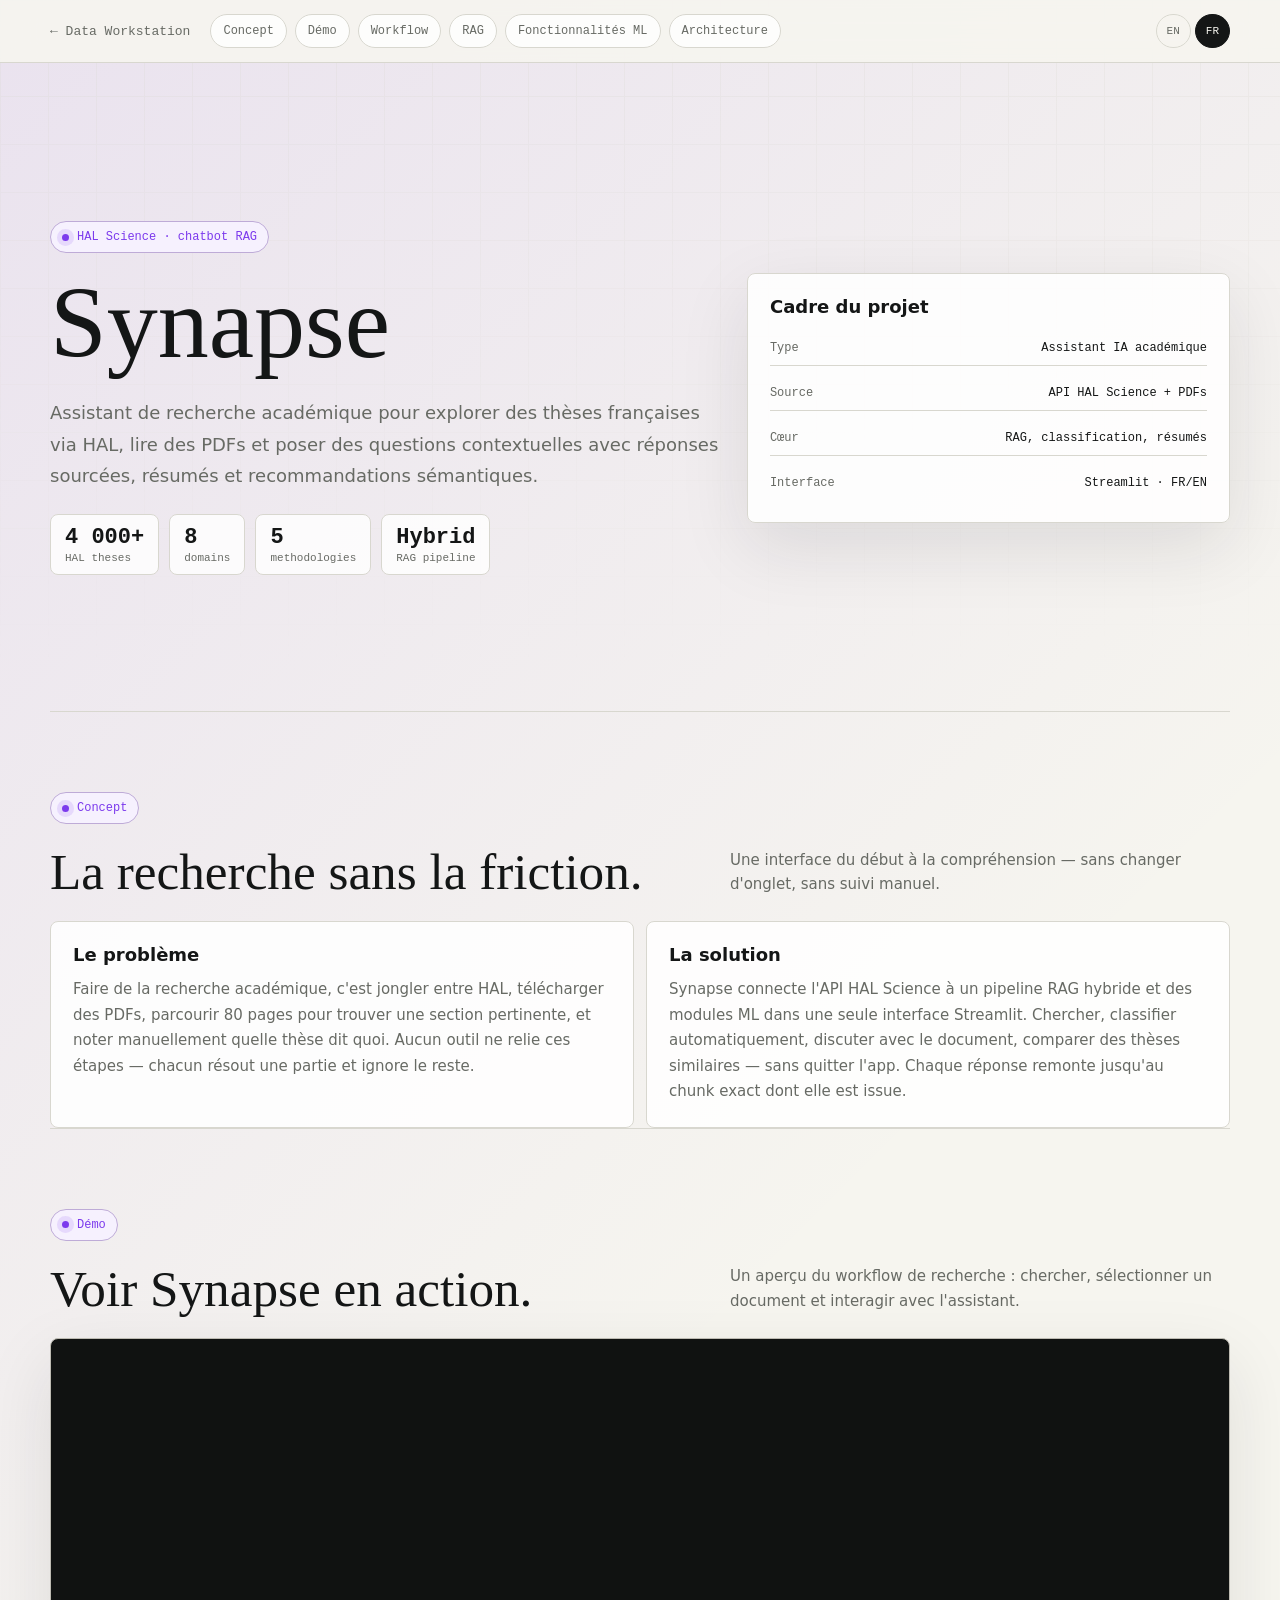
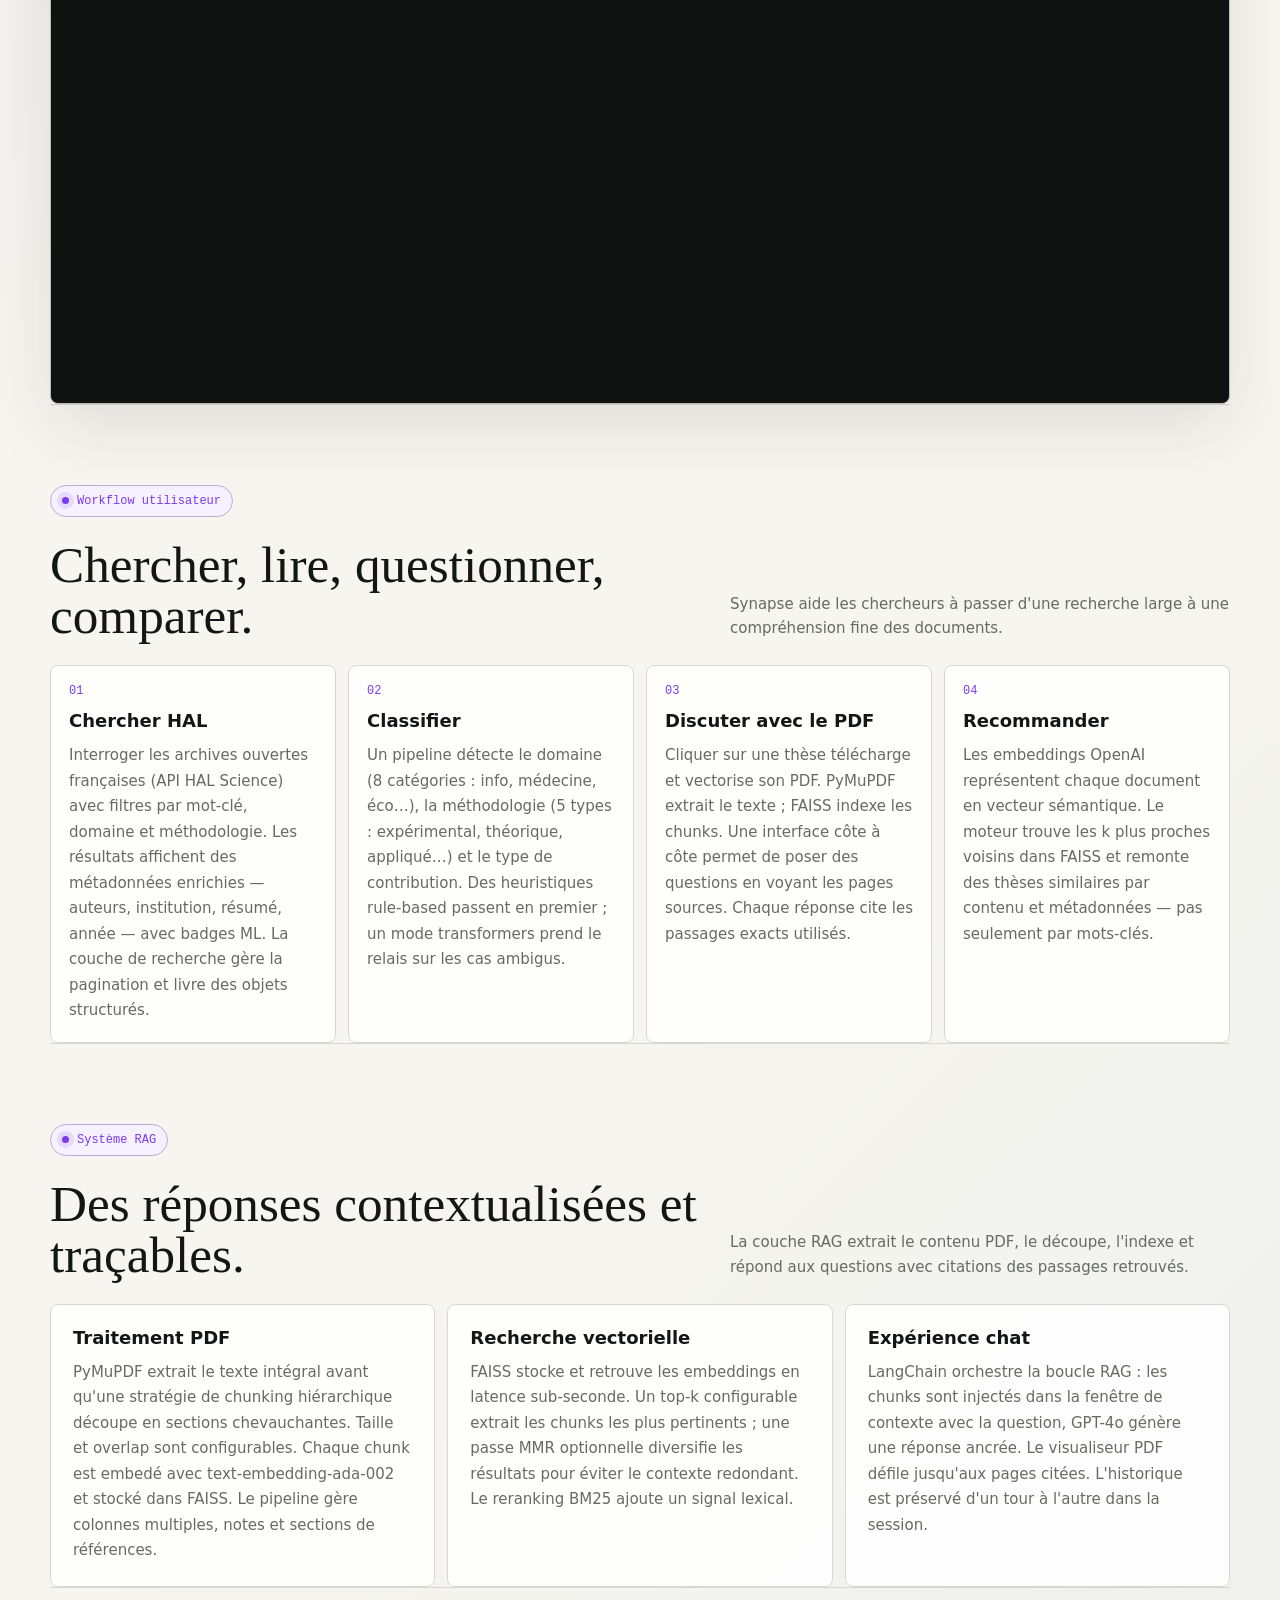
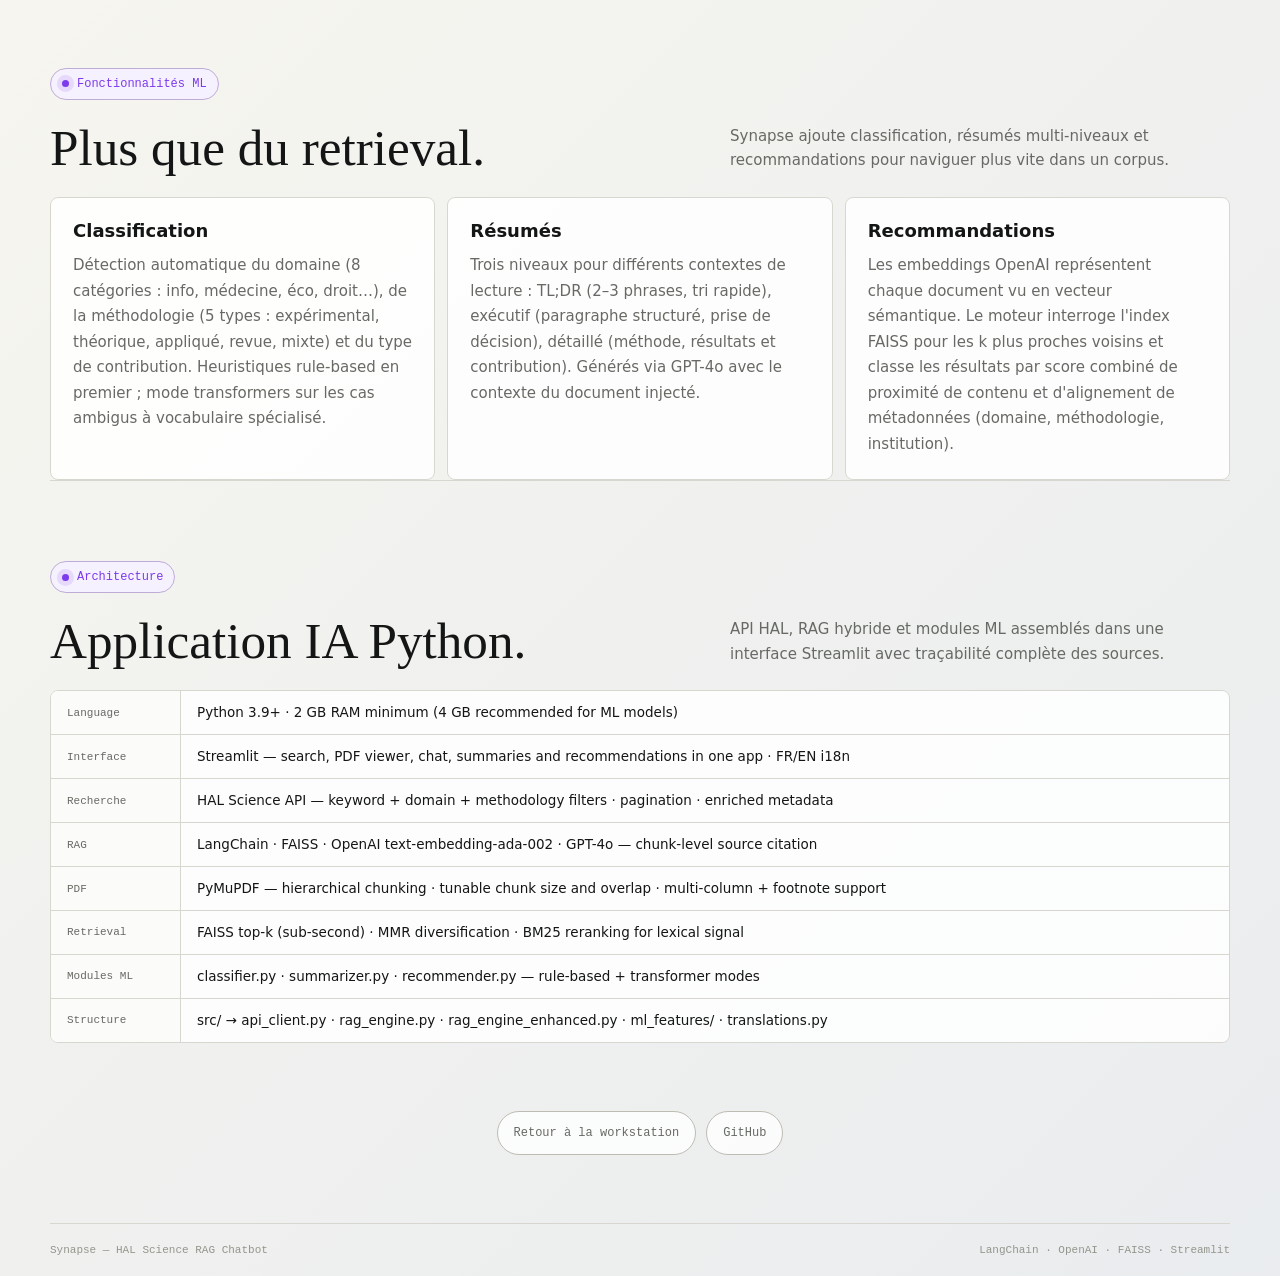
<file: projects/synapse.html>
<!DOCTYPE html>
<html lang="fr">
<head>
  <meta charset="UTF-8">
  <meta name="viewport" content="width=device-width, initial-scale=1.0">
  <meta name="description" content="Synapse — assistant RAG pour recherche scientifique HAL et PDF par Alexis Honnorat.">
  <title>Synapse — Alexis Honnorat</title>

  <style>
    :root {
      color-scheme: light;
      --bg: #f6f5ef;
      --surface: #ffffff;
      --ink: #141616;
      --muted: #676a64;
      --quiet: #92968c;
      --line: #d8d7cf;
      --line-strong: #bdbbb2;
      --accent: #7c3aed;
      --blue: #2563eb;
      --green: #0f8f5f;
      --shadow: 0 24px 70px rgba(27, 31, 35, .10);
      --radius: 8px;
      --mono: ui-monospace, SFMono-Regular, Menlo, Monaco, Consolas, "Liberation Mono", monospace;
      --sans: Inter, ui-sans-serif, system-ui, -apple-system, BlinkMacSystemFont, "Segoe UI", sans-serif;
      --serif: Georgia, "Times New Roman", serif;
    }

    *, *::before, *::after { box-sizing: border-box; }
    html { scroll-behavior: smooth; }
    body {
      margin: 0;
      min-height: 100vh;
      background:
        linear-gradient(135deg, color-mix(in srgb, var(--accent) 10%, transparent), transparent 36%),
        linear-gradient(315deg, color-mix(in srgb, var(--blue) 6%, transparent), transparent 44%),
        var(--bg);
      color: var(--ink);
      font-family: var(--sans);
    }
    body::before {
      content: "";
      position: fixed;
      inset: 0;
      pointer-events: none;
      background-image:
        linear-gradient(var(--line) 1px, transparent 1px),
        linear-gradient(90deg, var(--line) 1px, transparent 1px);
      background-size: 48px 48px;
      opacity: .25;
      mask-image: linear-gradient(to bottom, black 0%, transparent 74%);
    }
    a { color: inherit; text-decoration: none; }

    nav {
      position: sticky;
      top: 0;
      z-index: 10;
      display: flex;
      justify-content: space-between;
      align-items: center;
      gap: 20px;
      padding: 14px max(20px, calc((100vw - 1180px) / 2));
      border-bottom: 1px solid var(--line);
      background: color-mix(in srgb, var(--bg) 88%, transparent);
      backdrop-filter: blur(18px);
    }
    .back, .nav-links a, .eyebrow, .meta, .step-num, .btn, footer { font-family: var(--mono); }
    .back { color: var(--muted); font-size: 13px; transition: color .18s ease; }
    .back:hover { color: var(--accent); }
    .nav-links { display: flex; gap: 8px; flex-wrap: wrap; justify-content: flex-end; }
    .nav-links a {
      min-height: 34px;
      display: inline-flex;
      align-items: center;
      border: 1px solid var(--line);
      border-radius: 999px;
      padding: 0 12px;
      color: var(--muted);
      background: color-mix(in srgb, var(--surface) 78%, transparent);
      font-size: 12px;
      transition: color .18s ease, border-color .18s ease, background .18s ease;
    }
    .nav-links a:hover {
      color: var(--accent);
      border-color: color-mix(in srgb, var(--accent) 40%, var(--line));
      background: color-mix(in srgb, var(--accent) 7%, var(--surface));
    }

    main {
      position: relative;
      z-index: 1;
      width: min(1180px, calc(100% - 32px));
      margin: 0 auto;
    }
    .hero {
      min-height: 72vh;
      display: grid;
      grid-template-columns: minmax(0, 1fr) minmax(340px, .72fr);
      gap: 26px;
      align-items: center;
      padding: 74px 0 52px;
    }
    .eyebrow {
      display: inline-flex;
      width: fit-content;
      align-items: center;
      gap: 8px;
      margin-bottom: 22px;
      border: 1px solid color-mix(in srgb, var(--accent) 28%, var(--line));
      border-radius: 999px;
      padding: 8px 11px;
      background: color-mix(in srgb, var(--accent) 7%, var(--surface));
      color: var(--accent);
      font-size: 12px;
    }
    .eyebrow::before {
      content: "";
      width: 7px;
      height: 7px;
      border-radius: 50%;
      background: var(--accent);
      box-shadow: 0 0 0 5px color-mix(in srgb, var(--accent) 13%, transparent);
    }
    h1 {
      margin: 0;
      max-width: 840px;
      font-family: var(--serif);
      font-size: clamp(54px, 8vw, 102px);
      line-height: .94;
      font-weight: 400;
    }
    .lead {
      max-width: 760px;
      margin: 26px 0 0;
      color: var(--muted);
      font-size: 18px;
      line-height: 1.75;
    }
    .hero-card, .panel, .step {
      border: 1px solid var(--line);
      border-radius: var(--radius);
      background: color-mix(in srgb, var(--surface) 86%, transparent);
    }
    .hero-card { box-shadow: var(--shadow); padding: 22px; }
    .hero-card h2 { margin: 0 0 14px; font-size: 18px; }
    .meta-list { display: grid; gap: 10px; }
    .meta {
      display: flex;
      justify-content: space-between;
      gap: 16px;
      border-bottom: 1px solid var(--line);
      padding: 10px 0;
      color: var(--muted);
      font-size: 12px;
    }
    .meta:last-child { border-bottom: 0; }
    .meta span:last-child { color: var(--ink); text-align: right; }

    .section { padding: 68px 0 0; border-top: 1px solid var(--line); }
    .section-head {
      display: flex;
      justify-content: space-between;
      align-items: end;
      gap: 28px;
      margin-bottom: 24px;
    }
    .section h2 {
      margin: 0;
      font-family: var(--serif);
      font-size: clamp(34px, 4vw, 56px);
      line-height: 1;
      font-weight: 400;
    }
    .section-note {
      max-width: 500px;
      margin: 0;
      color: var(--muted);
      font-size: 15px;
      line-height: 1.65;
    }
    .grid { display: grid; grid-template-columns: repeat(3, 1fr); gap: 12px; }
    .panel { padding: 22px; }
    .panel h3, .step h3 { margin: 0 0 12px; font-size: 18px; }
    .panel p, .panel li, .step p {
      color: var(--muted);
      font-size: 15px;
      line-height: 1.7;
    }
    .panel p, .step p { margin: 0; }
    .panel ul { margin: 0; padding-left: 18px; }
    .flow { display: grid; grid-template-columns: repeat(4, 1fr); gap: 12px; }
    .step { padding: 18px; }
    .step-num { color: var(--accent); font-size: 12px; margin-bottom: 12px; }
    .video-frame {
      position: relative;
      padding-bottom: 56.25%;
      height: 0;
      border: 1px solid var(--line-strong);
      border-radius: var(--radius);
      background: #101211;
      box-shadow: var(--shadow);
      overflow: hidden;
    }
    .video-frame video,
    .video-frame iframe {
      position: absolute;
      top: 0;
      left: 0;
      width: 100%;
      height: 100%;
      border: 0;
      display: block;
    }
    .cta { display: flex; justify-content: center; gap: 10px; flex-wrap: wrap; padding: 68px 0; }
    .btn {
      min-height: 44px;
      display: inline-flex;
      align-items: center;
      justify-content: center;
      border: 1px solid var(--line-strong);
      border-radius: 999px;
      padding: 0 16px;
      background: color-mix(in srgb, var(--surface) 78%, transparent);
      color: var(--muted);
      font-size: 12px;
      transition: transform .18s ease, color .18s ease, border-color .18s ease, background .18s ease;
    }
    .btn:hover {
      transform: translateY(-1px);
      color: var(--accent);
      border-color: color-mix(in srgb, var(--accent) 42%, var(--line));
      background: color-mix(in srgb, var(--accent) 7%, var(--surface));
    }
    footer {
      display: flex;
      justify-content: space-between;
      gap: 18px;
      border-top: 1px solid var(--line);
      padding: 20px 0;
      color: var(--quiet);
      font-size: 11px;
    }
    .hero-stats {
      display: flex;
      flex-wrap: wrap;
      gap: 10px;
      margin-top: 22px;
    }
    .stat {
      border: 1px solid var(--line);
      border-radius: var(--radius);
      padding: 10px 14px;
      background: color-mix(in srgb, var(--surface) 82%, transparent);
    }
    .stat-value {
      display: block;
      font-size: 22px;
      font-weight: 600;
      color: var(--ink);
      font-family: var(--mono);
    }
    .stat-label {
      display: block;
      font-size: 11px;
      color: var(--muted);
      font-family: var(--mono);
      margin-top: 2px;
    }
    .grid-2 { display: grid; grid-template-columns: 1fr 1fr; gap: 12px; }

    .tech-table { border: 1px solid var(--line); border-radius: var(--radius); overflow: hidden; }
    .tech-row {
      display: grid;
      grid-template-columns: 130px 1fr;
      border-bottom: 1px solid var(--line);
      background: color-mix(in srgb, var(--surface) 84%, transparent);
    }
    .tech-row:last-child { border-bottom: 0; }
    .tech-key {
      padding: 11px 16px;
      font-family: var(--mono);
      font-size: 11px;
      color: var(--muted);
      background: color-mix(in srgb, var(--surface) 60%, var(--bg));
      border-right: 1px solid var(--line);
      display: flex;
      align-items: center;
    }
    .tech-val { padding: 11px 16px; font-size: 13.5px; color: var(--ink); line-height: 1.55; }

    @media (max-width: 900px) {
      nav { align-items: flex-start; }
      .hero, .grid, .flow, .grid-2 { grid-template-columns: 1fr; }
      .tech-row { grid-template-columns: 1fr; }
      .tech-key { border-right: 0; border-bottom: 1px solid var(--line); }
      .section-head { display: block; }
      .section-note { margin-top: 14px; }
    }
    @media (max-width: 560px) {
      nav { flex-direction: column; }
      .nav-links { justify-content: flex-start; }
      h1 { font-size: clamp(48px, 16vw, 72px); }
      footer { flex-direction: column; }
    }
  </style>
  <link rel="stylesheet" href="project-controls.css">
</head>
<body data-project="synapse">
  <nav>
    <a href="../workstation_codex.html" class="back" data-fr="← Data Workstation" data-en="← Data Workstation">← Data Workstation</a>
    <div class="nav-links">
      <a href="#concept">Concept</a>
      <a href="#demo">Demo</a>
      <a href="#workflow">Workflow</a>
      <a href="#rag">RAG</a>
      <a href="#ml">ML features</a>
      <a href="#architecture">Architecture</a>
    </div>
    <div class="nav-controls">
      <button type="button" class="nav-lang-btn" data-set-lang="en" aria-pressed="true">EN</button>
      <button type="button" class="nav-lang-btn" data-set-lang="fr" aria-pressed="false">FR</button>
    </div>
  </nav>

  <main>
    <section class="hero">
      <div>
        <div class="eyebrow">HAL Science · RAG chatbot</div>
        <h1>Synapse</h1>
        <p class="lead">
          An academic research assistant for discovering French theses through HAL, reading PDFs and asking contextual questions
          with sourced answers, summaries and semantic recommendations.
        </p>
        <div class="hero-stats">
          <div class="stat"><span class="stat-value">4 000+</span><span class="stat-label">HAL theses</span></div>
          <div class="stat"><span class="stat-value">8</span><span class="stat-label">domains</span></div>
          <div class="stat"><span class="stat-value">5</span><span class="stat-label">methodologies</span></div>
          <div class="stat"><span class="stat-value">Hybrid</span><span class="stat-label">RAG pipeline</span></div>
        </div>
      </div>

      <aside class="hero-card" aria-label="Project summary">
        <h2>Project frame</h2>
        <div class="meta-list">
          <div class="meta"><span>Type</span><span>Academic AI assistant</span></div>
          <div class="meta"><span>Source</span><span>HAL Science API + PDFs</span></div>
          <div class="meta"><span>Core</span><span>RAG, classification, summaries</span></div>
          <div class="meta"><span>Interface</span><span>Streamlit · FR/EN</span></div>
        </div>
      </aside>
    </section>

    <section class="section" id="concept">
      <div class="section-head">
        <div>
          <p class="eyebrow">Concept</p>
          <h2>Research without the friction.</h2>
        </div>
        <p class="section-note">One interface from search to understanding — no tab-switching, no manual tracking.</p>
      </div>
      <div class="grid-2">
        <article class="panel">
          <h3>The problem</h3>
          <p>Academic research means jumping between HAL search, downloading PDFs, skimming 80-page theses to find one relevant section, and manually noting which paper said what. Nothing connects these steps — every tool solves one part and ignores the rest.</p>
        </article>
        <article class="panel">
          <h3>The solution</h3>
          <p>Synapse connects the HAL Science API to a hybrid RAG pipeline and ML modules inside a single Streamlit interface. Search, classify automatically, chat with the document, compare similar theses — without leaving the app. Every answer traces back to the exact chunk it came from.</p>
        </article>
      </div>
    </section>

    <section class="section" id="demo">
      <div class="section-head">
        <div>
          <p class="eyebrow">Demo</p>
          <h2>See Synapse in action.</h2>
        </div>
        <p class="section-note">
          A walkthrough of the research workflow: searching, selecting a document and interacting with the assistant.
        </p>
      </div>

      <div class="video-frame">
        <iframe src="https://www.youtube.com/embed/vmS8EVYWfvY"
          title="Synapse demo"
          frameborder="0"
          allow="accelerometer; autoplay; clipboard-write; encrypted-media; gyroscope; picture-in-picture; web-share"
          referrerpolicy="strict-origin-when-cross-origin"
          allowfullscreen></iframe>
      </div>
    </section>

    <section class="section" id="workflow">
      <div class="section-head">
        <div>
          <p class="eyebrow">User workflow</p>
          <h2>Search, read, ask, compare.</h2>
        </div>
        <p class="section-note">
          Synapse is designed for researchers who need to move from a broad literature search to focused document understanding.
        </p>
      </div>

      <div class="flow">
        <article class="step">
          <div class="step-num">01</div>
          <h3>Search HAL</h3>
          <p>Query the French open archives (HAL Science API) with keyword, domain and methodology filters. Results display enriched metadata — authors, institution, abstract, year — alongside ML-generated classification badges. The search layer handles pagination and delivers structured thesis objects ready for deeper analysis.</p>
        </article>
        <article class="step">
          <div class="step-num">02</div>
          <h3>Classify</h3>
          <p>A classification pipeline detects domain (8 categories: CS, medicine, economics…), methodology (5 types: experimental, theoretical, applied…) and contribution type for each thesis. Rule-based heuristics run first; a transformer-based mode activates for ambiguous cases, improving accuracy on specialised vocabulary.</p>
        </article>
        <article class="step">
          <div class="step-num">03</div>
          <h3>Chat with PDF</h3>
          <p>Click any thesis to download and vectorize its PDF. PyMuPDF extracts the text; FAISS indexes the chunks. A side-by-side interface lets you ask questions on the document while seeing the source pages. Every answer cites the specific chunks it was built from.</p>
        </article>
        <article class="step">
          <div class="step-num">04</div>
          <h3>Recommend</h3>
          <p>OpenAI embeddings represent each document as a semantic vector. The recommendation engine finds the k-nearest neighbours in the FAISS index and surfaces similar theses based on content proximity and metadata alignment — not just keyword overlap.</p>
        </article>
      </div>
    </section>

    <section class="section" id="rag">
      <div class="section-head">
        <div>
          <p class="eyebrow">RAG system</p>
          <h2>Contextual answers with traceability.</h2>
        </div>
        <p class="section-note">
          The RAG layer extracts PDF content, chunks it, indexes it in a vector store and answers questions with citations to retrieved passages.
        </p>
      </div>

      <div class="grid">
        <article class="panel">
          <h3>PDF processing</h3>
          <p>PyMuPDF extracts full document text before a hierarchical chunking strategy splits it into overlapping sections. Chunk size and overlap are tunable. Each chunk is embedded with OpenAI's text-embedding-ada-002 and stored in FAISS. The pipeline handles multi-column layouts, footnotes and reference sections gracefully.</p>
        </article>
        <article class="panel">
          <h3>Vector search</h3>
          <p>FAISS stores and retrieves embeddings at sub-second latency. A configurable top-k retrieval step pulls the most relevant chunks; an optional MMR (Maximal Marginal Relevance) pass diversifies results to avoid redundant context. BM25 reranking adds a lexical signal on top of the semantic one.</p>
        </article>
        <article class="panel">
          <h3>Chat experience</h3>
          <p>LangChain orchestrates the RAG loop: chunks are injected into the context window alongside the user's question, and GPT-4o generates a grounded answer. The PDF viewer scrolls to cited pages. Conversation history is preserved across turns within a session.</p>
        </article>
      </div>
    </section>

    <section class="section" id="ml">
      <div class="section-head">
        <div>
          <p class="eyebrow">ML features</p>
          <h2>More than retrieval.</h2>
        </div>
        <p class="section-note">
          Synapse adds classification, multi-level summaries and recommendations to help users navigate a research corpus faster.
        </p>
      </div>

      <div class="grid">
        <article class="panel">
          <h3>Classification</h3>
          <p>Automatic detection of domain (8 categories: CS, medicine, economics, law…), methodology (5 types: experimental, theoretical, applied, review, mixed) and contribution type. Rule-based heuristics run first for speed; a transformer-based mode activates for ambiguous cases where vocabulary is too specialised for keyword matching.</p>
        </article>
        <article class="panel">
          <h3>Summaries</h3>
          <p>Three levels designed for different reading contexts: <strong>TL;DR</strong> (2–3 sentences, fast triage), <strong>executive</strong> (structured paragraph, decision-making), <strong>detailed</strong> (full breakdown of method, results and contribution). Generated via GPT-4o with document context injected.</p>
        </article>
        <article class="panel">
          <h3>Recommendations</h3>
          <p>OpenAI embeddings represent each viewed document as a semantic vector. The engine queries the FAISS index for k-nearest neighbours and ranks results by a combined score of content proximity and metadata alignment (domain, methodology, institution). Goes beyond keyword overlap to find structurally similar work.</p>
        </article>
      </div>
    </section>

    <section class="section" id="architecture">
      <div class="section-head">
        <div>
          <p class="eyebrow">Architecture</p>
          <h2>Python AI application.</h2>
        </div>
        <p class="section-note">HAL API, hybrid RAG and ML modules assembled in a Streamlit interface with full source traceability.</p>
      </div>

      <div class="tech-table">
        <div class="tech-row">
          <span class="tech-key">Language</span>
          <span class="tech-val">Python 3.9+ · 2 GB RAM minimum (4 GB recommended for ML models)</span>
        </div>
        <div class="tech-row">
          <span class="tech-key">Interface</span>
          <span class="tech-val">Streamlit — search, PDF viewer, chat, summaries and recommendations in one app · FR/EN i18n</span>
        </div>
        <div class="tech-row">
          <span class="tech-key">Search</span>
          <span class="tech-val">HAL Science API — keyword + domain + methodology filters · pagination · enriched metadata</span>
        </div>
        <div class="tech-row">
          <span class="tech-key">RAG</span>
          <span class="tech-val">LangChain · FAISS · OpenAI text-embedding-ada-002 · GPT-4o — chunk-level source citation</span>
        </div>
        <div class="tech-row">
          <span class="tech-key">PDF</span>
          <span class="tech-val">PyMuPDF — hierarchical chunking · tunable chunk size and overlap · multi-column + footnote support</span>
        </div>
        <div class="tech-row">
          <span class="tech-key">Retrieval</span>
          <span class="tech-val">FAISS top-k (sub-second) · MMR diversification · BM25 reranking for lexical signal</span>
        </div>
        <div class="tech-row">
          <span class="tech-key">ML modules</span>
          <span class="tech-val">classifier.py · summarizer.py · recommender.py — rule-based + transformer modes</span>
        </div>
        <div class="tech-row">
          <span class="tech-key">Structure</span>
          <span class="tech-val">src/ → api_client.py · rag_engine.py · rag_engine_enhanced.py · ml_features/ · translations.py</span>
        </div>
      </div>
    </section>

    <div class="cta">
      <a href="../workstation_codex.html" class="btn" data-fr="Retour à la workstation" data-en="Back to workstation">Back to workstation</a>
      <a href="https://github.com/jeanlisek/Synapse" target="_blank" rel="noopener" class="btn" data-fr="GitHub" data-en="GitHub">GitHub</a>
    </div>

    <footer>
      <span>Synapse — HAL Science RAG Chatbot</span>
      <span>LangChain · OpenAI · FAISS · Streamlit</span>
    </footer>
  </main>
  <script src="project-controls.js"></script>
</body>
</html>
</file>
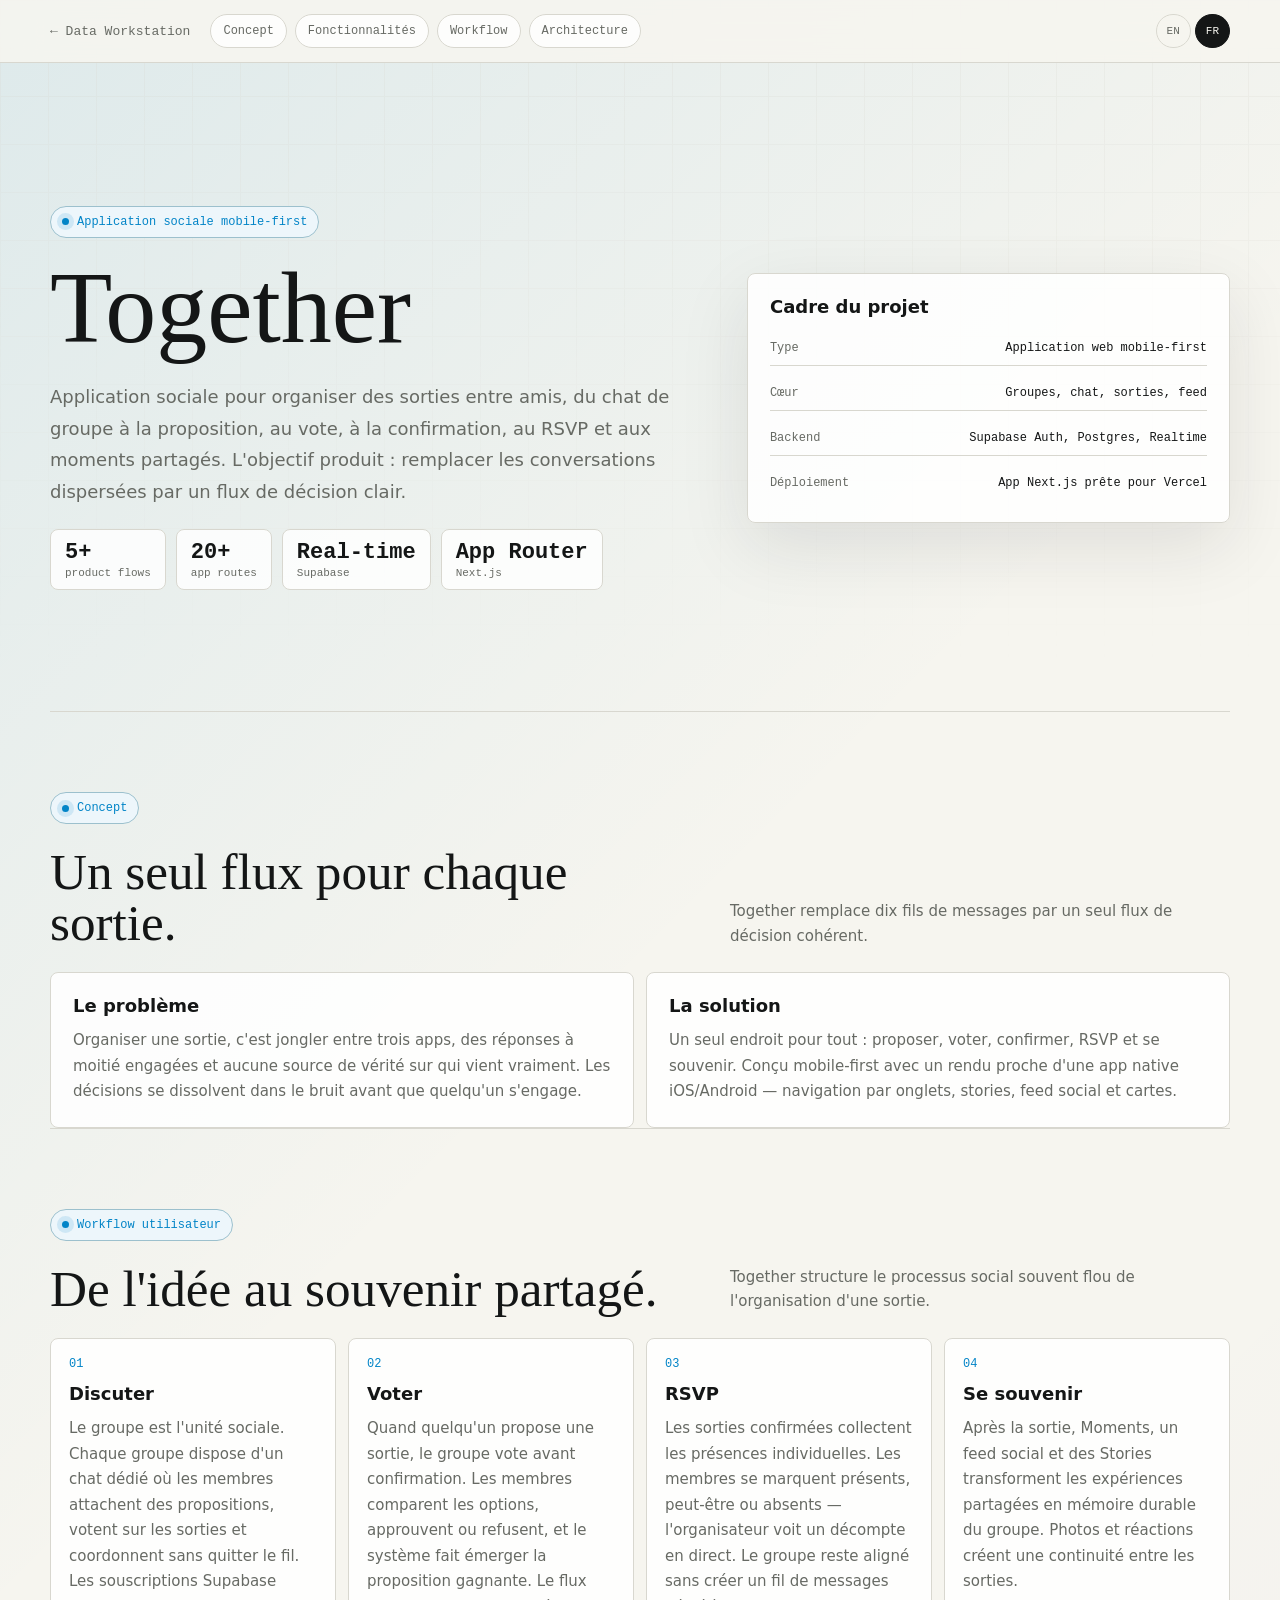
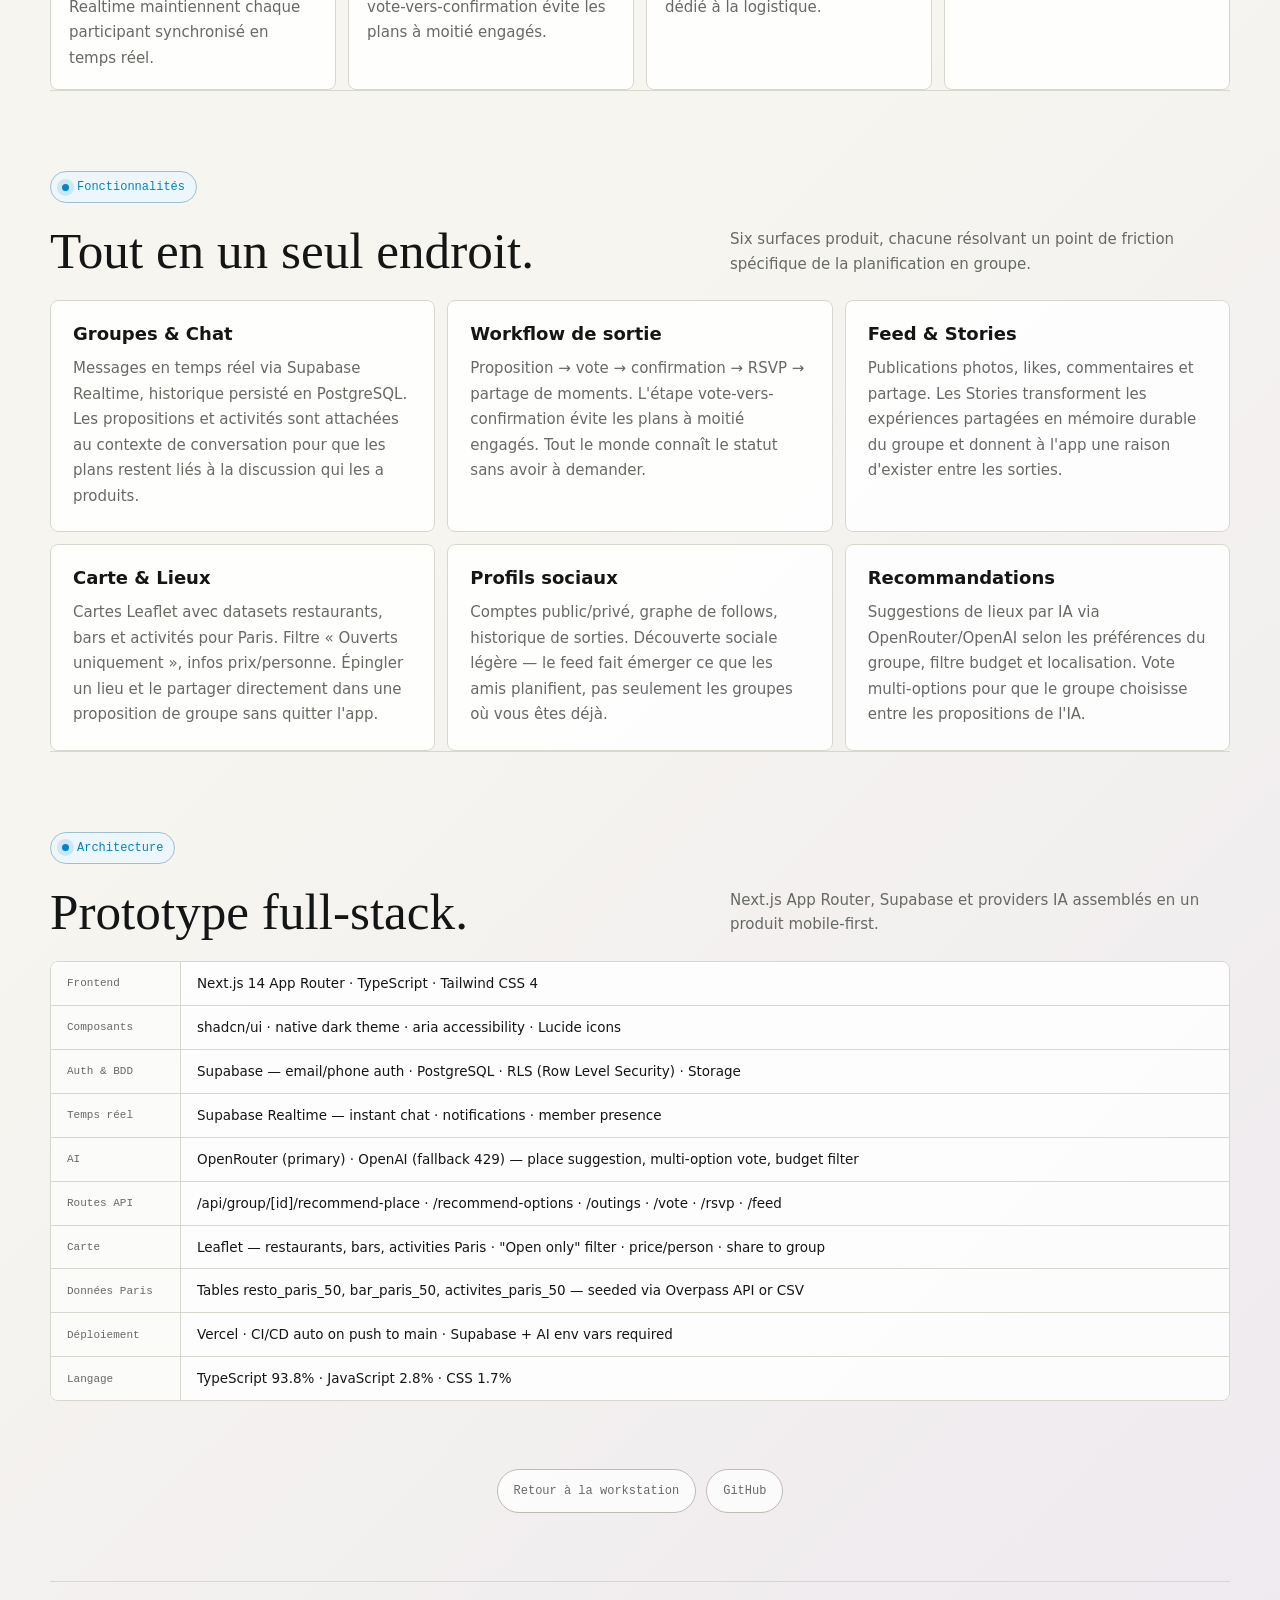
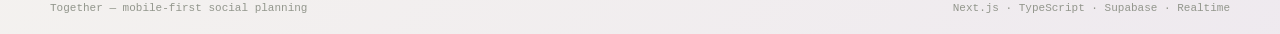
<file: projects/together.html>
<!DOCTYPE html>
<html lang="fr">
<head>
  <meta charset="UTF-8">
  <meta name="viewport" content="width=device-width, initial-scale=1.0">
  <meta name="description" content="Together — application mobile-first pour organiser des sorties entre amis par Alexis Honnorat.">
  <title>Together — Alexis Honnorat</title>

  <style>
    :root {
      color-scheme: light;
      --bg: #f6f5ef;
      --surface: #ffffff;
      --ink: #141616;
      --muted: #676a64;
      --quiet: #92968c;
      --line: #d8d7cf;
      --line-strong: #bdbbb2;
      --accent: #0284c7;
      --green: #0f8f5f;
      --violet: #7c3aed;
      --shadow: 0 24px 70px rgba(27, 31, 35, .10);
      --radius: 8px;
      --mono: ui-monospace, SFMono-Regular, Menlo, Monaco, Consolas, "Liberation Mono", monospace;
      --sans: Inter, ui-sans-serif, system-ui, -apple-system, BlinkMacSystemFont, "Segoe UI", sans-serif;
      --serif: Georgia, "Times New Roman", serif;
    }

    *, *::before, *::after { box-sizing: border-box; }
    html { scroll-behavior: smooth; }
    body {
      margin: 0;
      min-height: 100vh;
      background:
        linear-gradient(135deg, color-mix(in srgb, var(--accent) 10%, transparent), transparent 36%),
        linear-gradient(315deg, color-mix(in srgb, var(--violet) 6%, transparent), transparent 44%),
        var(--bg);
      color: var(--ink);
      font-family: var(--sans);
    }
    body::before {
      content: "";
      position: fixed;
      inset: 0;
      pointer-events: none;
      background-image:
        linear-gradient(var(--line) 1px, transparent 1px),
        linear-gradient(90deg, var(--line) 1px, transparent 1px);
      background-size: 48px 48px;
      opacity: .25;
      mask-image: linear-gradient(to bottom, black 0%, transparent 74%);
    }
    a { color: inherit; text-decoration: none; }
    nav {
      position: sticky;
      top: 0;
      z-index: 10;
      display: flex;
      justify-content: space-between;
      align-items: center;
      gap: 20px;
      padding: 14px max(20px, calc((100vw - 1180px) / 2));
      border-bottom: 1px solid var(--line);
      background: color-mix(in srgb, var(--bg) 88%, transparent);
      backdrop-filter: blur(18px);
    }
    .back, .nav-links a, .eyebrow, .meta, .step-num, .btn, footer { font-family: var(--mono); }
    .back { color: var(--muted); font-size: 13px; transition: color .18s ease; }
    .back:hover { color: var(--accent); }
    .nav-links { display: flex; gap: 8px; flex-wrap: wrap; justify-content: flex-end; }
    .nav-links a {
      min-height: 34px;
      display: inline-flex;
      align-items: center;
      border: 1px solid var(--line);
      border-radius: 999px;
      padding: 0 12px;
      color: var(--muted);
      background: color-mix(in srgb, var(--surface) 78%, transparent);
      font-size: 12px;
      transition: color .18s ease, border-color .18s ease, background .18s ease;
    }
    .nav-links a:hover {
      color: var(--accent);
      border-color: color-mix(in srgb, var(--accent) 40%, var(--line));
      background: color-mix(in srgb, var(--accent) 7%, var(--surface));
    }
    main {
      position: relative;
      z-index: 1;
      width: min(1180px, calc(100% - 32px));
      margin: 0 auto;
    }
    .hero {
      min-height: 72vh;
      display: grid;
      grid-template-columns: minmax(0, 1fr) minmax(340px, .72fr);
      gap: 26px;
      align-items: center;
      padding: 74px 0 52px;
    }
    .eyebrow {
      display: inline-flex;
      width: fit-content;
      align-items: center;
      gap: 8px;
      margin-bottom: 22px;
      border: 1px solid color-mix(in srgb, var(--accent) 28%, var(--line));
      border-radius: 999px;
      padding: 8px 11px;
      background: color-mix(in srgb, var(--accent) 7%, var(--surface));
      color: var(--accent);
      font-size: 12px;
    }
    .eyebrow::before {
      content: "";
      width: 7px;
      height: 7px;
      border-radius: 50%;
      background: var(--accent);
      box-shadow: 0 0 0 5px color-mix(in srgb, var(--accent) 13%, transparent);
    }
    h1 {
      margin: 0;
      max-width: 840px;
      font-family: var(--serif);
      font-size: clamp(54px, 8vw, 102px);
      line-height: .94;
      font-weight: 400;
    }
    .lead {
      max-width: 760px;
      margin: 26px 0 0;
      color: var(--muted);
      font-size: 18px;
      line-height: 1.75;
    }
    .hero-card, .panel, .step {
      border: 1px solid var(--line);
      border-radius: var(--radius);
      background: color-mix(in srgb, var(--surface) 86%, transparent);
    }
    .hero-card { box-shadow: var(--shadow); padding: 22px; }
    .hero-card h2 { margin: 0 0 14px; font-size: 18px; }
    .meta-list { display: grid; gap: 10px; }
    .meta {
      display: flex;
      justify-content: space-between;
      gap: 16px;
      border-bottom: 1px solid var(--line);
      padding: 10px 0;
      color: var(--muted);
      font-size: 12px;
    }
    .meta:last-child { border-bottom: 0; }
    .meta span:last-child { color: var(--ink); text-align: right; }
    .section { padding: 68px 0 0; border-top: 1px solid var(--line); }
    .section-head {
      display: flex;
      justify-content: space-between;
      align-items: end;
      gap: 28px;
      margin-bottom: 24px;
    }
    .section h2 {
      margin: 0;
      font-family: var(--serif);
      font-size: clamp(34px, 4vw, 56px);
      line-height: 1;
      font-weight: 400;
    }
    .section-note {
      max-width: 500px;
      margin: 0;
      color: var(--muted);
      font-size: 15px;
      line-height: 1.65;
    }
    .grid { display: grid; grid-template-columns: repeat(3, 1fr); gap: 12px; }
    .panel { padding: 22px; }
    .panel h3, .step h3 { margin: 0 0 12px; font-size: 18px; }
    .panel p, .panel li, .step p {
      color: var(--muted);
      font-size: 15px;
      line-height: 1.7;
    }
    .panel p, .step p { margin: 0; }
    .panel ul { margin: 0; padding-left: 18px; }
    .flow { display: grid; grid-template-columns: repeat(4, 1fr); gap: 12px; }
    .step { padding: 18px; }
    .step-num { color: var(--accent); font-size: 12px; margin-bottom: 12px; }
    .cta { display: flex; justify-content: center; gap: 10px; flex-wrap: wrap; padding: 68px 0; }
    .btn {
      min-height: 44px;
      display: inline-flex;
      align-items: center;
      justify-content: center;
      border: 1px solid var(--line-strong);
      border-radius: 999px;
      padding: 0 16px;
      background: color-mix(in srgb, var(--surface) 78%, transparent);
      color: var(--muted);
      font-size: 12px;
      transition: transform .18s ease, color .18s ease, border-color .18s ease, background .18s ease;
    }
    .btn:hover {
      transform: translateY(-1px);
      color: var(--accent);
      border-color: color-mix(in srgb, var(--accent) 42%, var(--line));
      background: color-mix(in srgb, var(--accent) 7%, var(--surface));
    }
    footer {
      display: flex;
      justify-content: space-between;
      gap: 18px;
      border-top: 1px solid var(--line);
      padding: 20px 0;
      color: var(--quiet);
      font-size: 11px;
    }
    .hero-stats {
      display: flex;
      flex-wrap: wrap;
      gap: 10px;
      margin-top: 22px;
    }
    .stat {
      border: 1px solid var(--line);
      border-radius: var(--radius);
      padding: 10px 14px;
      background: color-mix(in srgb, var(--surface) 82%, transparent);
    }
    .stat-value {
      display: block;
      font-size: 22px;
      font-weight: 600;
      color: var(--ink);
      font-family: var(--mono);
    }
    .stat-label {
      display: block;
      font-size: 11px;
      color: var(--muted);
      font-family: var(--mono);
      margin-top: 2px;
    }
    .grid-2 { display: grid; grid-template-columns: 1fr 1fr; gap: 12px; }

    .tech-table {
      border: 1px solid var(--line);
      border-radius: var(--radius);
      overflow: hidden;
    }
    .tech-row {
      display: grid;
      grid-template-columns: 130px 1fr;
      border-bottom: 1px solid var(--line);
      background: color-mix(in srgb, var(--surface) 84%, transparent);
    }
    .tech-row:last-child { border-bottom: 0; }
    .tech-key {
      padding: 11px 16px;
      font-family: var(--mono);
      font-size: 11px;
      color: var(--muted);
      background: color-mix(in srgb, var(--surface) 60%, var(--bg));
      border-right: 1px solid var(--line);
      display: flex;
      align-items: center;
    }
    .tech-val {
      padding: 11px 16px;
      font-size: 13.5px;
      color: var(--ink);
      line-height: 1.55;
    }

    @media (max-width: 900px) {
      nav { align-items: flex-start; }
      .hero, .grid, .flow, .grid-2 { grid-template-columns: 1fr; }
      .tech-row { grid-template-columns: 1fr; }
      .tech-key { border-right: 0; border-bottom: 1px solid var(--line); }
      .section-head { display: block; }
      .section-note { margin-top: 14px; }
    }
    @media (max-width: 560px) {
      nav { flex-direction: column; }
      .nav-links { justify-content: flex-start; }
      h1 { font-size: clamp(48px, 16vw, 72px); }
      footer { flex-direction: column; }
    }
  </style>
  <link rel="stylesheet" href="project-controls.css">
</head>
<body data-project="together">
  <nav>
    <a href="../workstation_codex.html" class="back" data-fr="← Data Workstation" data-en="← Data Workstation">← Data Workstation</a>
    <div class="nav-links">
      <a href="#concept">Concept</a>
      <a href="#features">Features</a>
      <a href="#workflow">Workflow</a>
      <a href="#architecture">Architecture</a>
    </div>
    <div class="nav-controls">
      <button type="button" class="nav-lang-btn" data-set-lang="en" aria-pressed="true">EN</button>
      <button type="button" class="nav-lang-btn" data-set-lang="fr" aria-pressed="false">FR</button>
    </div>
  </nav>

  <main>
    <section class="hero">
      <div>
        <div class="eyebrow">Mobile-first social app</div>
        <h1>Together</h1>
        <p class="lead">
          A social app for organizing outings with friends, from group chat to proposal, vote, confirmation, RSVP and shared moments.
          The product goal is to replace scattered conversations with one clear decision flow.
        </p>
        <div class="hero-stats">
          <div class="stat"><span class="stat-value">5+</span><span class="stat-label">product flows</span></div>
          <div class="stat"><span class="stat-value">20+</span><span class="stat-label">app routes</span></div>
          <div class="stat"><span class="stat-value">Real-time</span><span class="stat-label">Supabase</span></div>
          <div class="stat"><span class="stat-value">App Router</span><span class="stat-label">Next.js</span></div>
        </div>
      </div>

      <aside class="hero-card" aria-label="Project summary">
        <h2>Project frame</h2>
        <div class="meta-list">
          <div class="meta"><span>Type</span><span>Mobile-first web app</span></div>
          <div class="meta"><span>Core</span><span>Groups, chat, outings, feed</span></div>
          <div class="meta"><span>Backend</span><span>Supabase Auth, Postgres, Realtime</span></div>
          <div class="meta"><span>Deploy</span><span>Vercel-ready Next.js app</span></div>
        </div>
      </aside>
    </section>

    <section class="section" id="concept">
      <div class="section-head">
        <div>
          <p class="eyebrow">Concept</p>
          <h2>One flow for every outing.</h2>
        </div>
        <p class="section-note">Together replaces ten message threads with a single, coherent decision flow.</p>
      </div>
      <div class="grid-2">
        <article class="panel">
          <h3>The problem</h3>
          <p>Organizing an outing means scattered threads across three apps, half-committed answers and no single source of truth for who is actually coming. Decisions dissolve in the noise before anyone commits.</p>
        </article>
        <article class="panel">
          <h3>The solution</h3>
          <p>One place for everything: propose, vote, confirm, RSVP and remember. Designed mobile-first with a native app feel — tab navigation, stories, social feed and maps. Close to an iOS/Android experience in a web app.</p>
        </article>
      </div>
    </section>

    <section class="section" id="workflow">
      <div class="section-head">
        <div>
          <p class="eyebrow">User workflow</p>
          <h2>From idea to shared moment.</h2>
        </div>
        <p class="section-note">
          Together structures the messy social process of planning an outing into a clear sequence.
        </p>
      </div>

      <div class="flow">
        <article class="step">
          <div class="step-num">01</div>
          <h3>Discuss</h3>
          <p>Groups are the social unit. Each group has a dedicated chat where members attach proposals, vote on outings, and coordinate without leaving the thread. Realtime Supabase subscriptions keep every participant in sync as decisions evolve.</p>
        </article>
        <article class="step">
          <div class="step-num">02</div>
          <h3>Vote</h3>
          <p>When someone proposes an outing, the group votes before it becomes confirmed. Members compare options, approve or decline, and the system surfaces the winning proposal. The vote-to-confirmation flow prevents half-committed plans.</p>
        </article>
        <article class="step">
          <div class="step-num">03</div>
          <h3>RSVP</h3>
          <p>Confirmed outings collect individual attendance. Members mark themselves going, maybe or out — the organizer sees a live headcount. The group stays aligned without spawning a separate message thread for logistics.</p>
        </article>
        <article class="step">
          <div class="step-num">04</div>
          <h3>Remember</h3>
          <p>After the outing, Moments, a social feed and Stories transform shared experiences into persistent group memory. Photos and reactions create continuity between outings and give the app a reason to exist beyond logistics.</p>
        </article>
      </div>
    </section>

    <section class="section" id="features">
      <div class="section-head">
        <div>
          <p class="eyebrow">Features</p>
          <h2>Everything in one place.</h2>
        </div>
        <p class="section-note">Six product surfaces, each solving a specific friction point in group planning.</p>
      </div>

      <div class="grid">
        <article class="panel">
          <h3>Groups &amp; Chat</h3>
          <p>Realtime messages via Supabase Realtime, history persisted in PostgreSQL. Proposals and activities are attached to conversation context so plans stay connected to the discussion that produced them.</p>
        </article>
        <article class="panel">
          <h3>Outing workflow</h3>
          <p>Proposal → vote → confirmation → RSVP → moment sharing. The vote-to-confirmation step prevents half-committed plans. Everyone knows the status without asking.</p>
        </article>
        <article class="panel">
          <h3>Feed &amp; Stories</h3>
          <p>Photo posts, likes, comments and sharing. Stories transform shared experiences into persistent group memory and give the app a reason to exist between outings.</p>
        </article>
        <article class="panel">
          <h3>Map &amp; Places</h3>
          <p>Leaflet maps with restaurant, bar and activity datasets for Paris. "Open only" filter, price/person info. Pin a spot and share it directly into a group proposal without leaving the app.</p>
        </article>
        <article class="panel">
          <h3>Social profiles</h3>
          <p>Public/private accounts, follow graph, outing history. Light social discovery — the feed surfaces what friends are planning, not just groups you're already in.</p>
        </article>
        <article class="panel">
          <h3>Recommendations</h3>
          <p>AI-powered place suggestions via OpenRouter/OpenAI based on group preferences, budget filter and location. Multi-option vote to let the group choose between AI proposals.</p>
        </article>
      </div>
    </section>

    <section class="section" id="architecture">
      <div class="section-head">
        <div>
          <p class="eyebrow">Architecture</p>
          <h2>Full-stack prototype.</h2>
        </div>
        <p class="section-note">Next.js App Router, Supabase and AI providers assembled into a mobile-first product.</p>
      </div>

      <div class="tech-table">
        <div class="tech-row">
          <span class="tech-key">Frontend</span>
          <span class="tech-val">Next.js 14 App Router · TypeScript · Tailwind CSS 4</span>
        </div>
        <div class="tech-row">
          <span class="tech-key">Components</span>
          <span class="tech-val">shadcn/ui · native dark theme · aria accessibility · Lucide icons</span>
        </div>
        <div class="tech-row">
          <span class="tech-key">Auth &amp; DB</span>
          <span class="tech-val">Supabase — email/phone auth · PostgreSQL · RLS (Row Level Security) · Storage</span>
        </div>
        <div class="tech-row">
          <span class="tech-key">Realtime</span>
          <span class="tech-val">Supabase Realtime — instant chat · notifications · member presence</span>
        </div>
        <div class="tech-row">
          <span class="tech-key">AI</span>
          <span class="tech-val">OpenRouter (primary) · OpenAI (fallback 429) — place suggestion, multi-option vote, budget filter</span>
        </div>
        <div class="tech-row">
          <span class="tech-key">API routes</span>
          <span class="tech-val">/api/group/[id]/recommend-place · /recommend-options · /outings · /vote · /rsvp · /feed</span>
        </div>
        <div class="tech-row">
          <span class="tech-key">Map</span>
          <span class="tech-val">Leaflet — restaurants, bars, activities Paris · "Open only" filter · price/person · share to group</span>
        </div>
        <div class="tech-row">
          <span class="tech-key">Paris data</span>
          <span class="tech-val">Tables resto_paris_50, bar_paris_50, activites_paris_50 — seeded via Overpass API or CSV</span>
        </div>
        <div class="tech-row">
          <span class="tech-key">Deploy</span>
          <span class="tech-val">Vercel · CI/CD auto on push to main · Supabase + AI env vars required</span>
        </div>
        <div class="tech-row">
          <span class="tech-key">Language</span>
          <span class="tech-val">TypeScript 93.8% · JavaScript 2.8% · CSS 1.7%</span>
        </div>
      </div>
    </section>

    <div class="cta">
      <a href="../workstation_codex.html" class="btn" data-fr="Retour à la workstation" data-en="Back to workstation">Back to workstation</a>
      <a href="https://github.com/alexishonnorat/Together" target="_blank" rel="noopener" class="btn" data-fr="GitHub" data-en="GitHub">GitHub</a>
    </div>

    <footer>
      <span>Together — mobile-first social planning</span>
      <span>Next.js · TypeScript · Supabase · Realtime</span>
    </footer>
  </main>
  <script src="project-controls.js"></script>
</body>
</html>
</file>
<file: projects/project-controls.css>
.nav-controls {
  display: flex;
  gap: 4px;
  margin-left: auto;
  flex-shrink: 0;
}

@media (max-width: 620px) {
  nav {
    flex-wrap: wrap;
    row-gap: 8px;
  }
  .nav-controls {
    order: 99;
    width: 100%;
    justify-content: flex-end;
    margin-left: 0;
    padding-top: 4px;
    border-top: 1px solid var(--line);
  }
}

.nav-lang-btn {
  min-height: 34px;
  padding: 0 10px;
  border: 1px solid var(--line);
  border-radius: 999px;
  background: transparent;
  color: var(--muted);
  font-family: var(--mono);
  font-size: 11px;
  cursor: pointer;
  transition: color .18s, border-color .18s, background .18s;
}

.nav-lang-btn[aria-pressed="true"] {
  background: var(--ink);
  color: var(--bg);
  border-color: var(--ink);
}

.nav-lang-btn:hover:not([aria-pressed="true"]) {
  color: var(--ink);
  border-color: var(--line-strong);
}

body[data-theme="dark"] {
  color-scheme: dark;
  --bg: #101211;
  --bg-2: #171a19;
  --bg-3: #202421;
  --surface: #171a19;
  --surface-2: #202421;
  --ink: #f1f3ed;
  --text: #f1f3ed;
  --text-2: #a5aaa1;
  --text-3: #747a70;
  --muted: #a5aaa1;
  --quiet: #747a70;
  --line: #30362f;
  --line-strong: #454d43;
  --shadow: 0 28px 80px rgba(0, 0, 0, .34);
}
</file>
